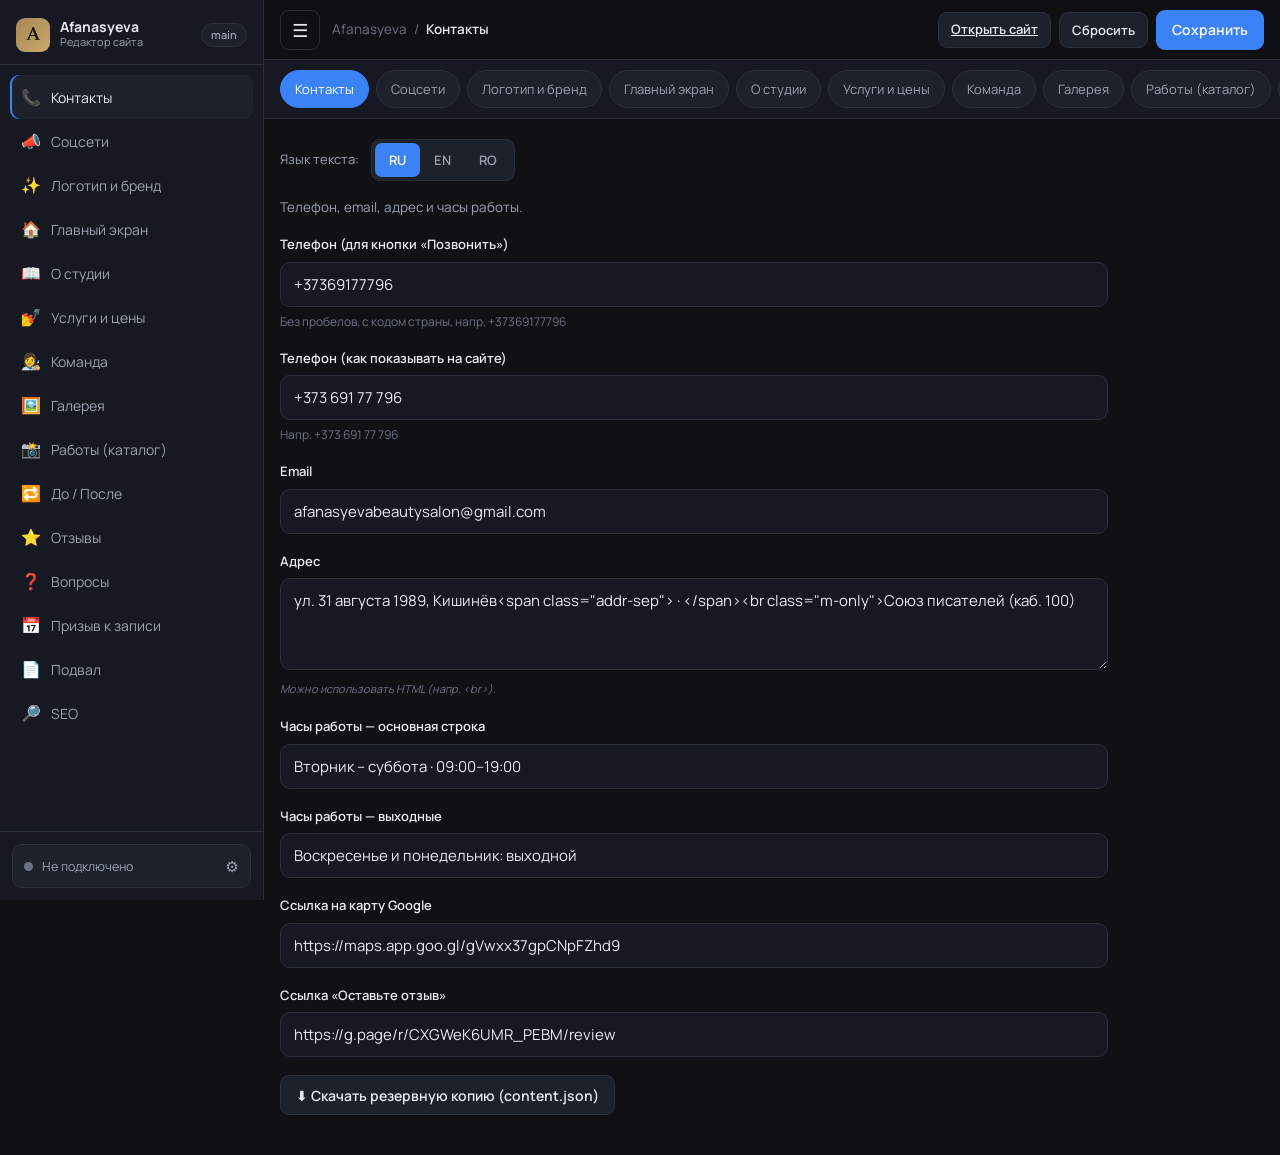
<file: edit/index.html>
<!doctype html>
<html lang="ru">
<head>
<meta charset="utf-8">
<meta name="viewport" content="width=device-width, initial-scale=1, viewport-fit=cover">
<meta name="robots" content="noindex, nofollow">
<meta name="theme-color" content="#0f1115">
<title>Afanasyeva · Редактор сайта</title>
<link rel="preconnect" href="https://fonts.googleapis.com">
<link rel="preconnect" href="https://fonts.gstatic.com" crossorigin>
<link href="https://fonts.googleapis.com/css2?family=Manrope:wght@400;500;600;700&family=Spectral:wght@400;500;600&display=swap" rel="stylesheet">
<link rel="stylesheet" href="editor.css">
</head>
<body>
<div class="app" id="app">

  <!-- Mobile backdrop for drawer -->
  <div class="drawer-backdrop" id="drawer-backdrop" hidden></div>

  <!-- SIDEBAR -->
  <aside class="sidebar" id="sidebar" aria-label="Разделы">
    <div class="sidebar__head">
      <div class="sidebar__title">
        <span class="sidebar__logo">A</span>
        <span>
          <strong>Afanasyeva</strong>
          <small>Редактор сайта</small>
        </span>
      </div>
      <span class="branch-badge" id="branch-badge" title="Ветка">main</span>
    </div>

    <nav class="sidebar__nav" id="section-nav" aria-label="Навигация по разделам"></nav>

    <div class="sidebar__foot">
      <button type="button" class="conn" id="conn-status" aria-live="polite">
        <span class="conn__dot" id="conn-dot"></span>
        <span class="conn__text" id="conn-text">Не подключено</span>
        <span class="conn__gear" id="open-settings" title="Настройки">⚙️</span>
      </button>
    </div>
  </aside>

  <!-- MAIN -->
  <div class="main">
    <!-- TOP ACTION BAR -->
    <header class="topbar">
      <button type="button" class="icon-btn hamburger" id="hamburger" aria-label="Меню разделов" aria-controls="sidebar" aria-expanded="false">☰</button>
      <nav class="crumbs" aria-label="Хлебные крошки">
        <span class="crumbs__root">Afanasyeva</span>
        <span class="crumbs__sep">/</span>
        <span class="crumbs__cur" id="crumb-current">Контакты</span>
      </nav>
      <div class="topbar__actions">
        <a class="btn btn-ghost btn-sm" id="view-site" href="../index.html" target="_blank" rel="noopener">Открыть сайт</a>
        <button type="button" class="btn btn-ghost btn-sm" id="reset-btn">Сбросить</button>
        <button type="button" class="btn btn-save" id="save-btn">
          <span class="btn-save__spin" aria-hidden="true"></span>
          <span class="btn-save__label">Сохранить</span>
        </button>
      </div>
    </header>

    <!-- Horizontal tab strip (fast one-thumb section switching) -->
    <div class="tabstrip" id="tabstrip" role="tablist" aria-label="Быстрый выбор раздела"></div>

    <!-- CONTENT -->
    <main class="content" id="content">
      <div class="lang-row" id="lang-row">
        <span class="lang-row__label">Язык текста:</span>
        <div class="segmented" id="lang-seg" role="tablist" aria-label="Язык текста">
          <button type="button" role="tab" data-lang="ru" aria-selected="true">RU</button>
          <button type="button" role="tab" data-lang="en" aria-selected="false">EN</button>
          <button type="button" role="tab" data-lang="ro" aria-selected="false">RO</button>
        </div>
      </div>
      <div id="fields"></div>

      <div class="content__foot">
        <button type="button" class="btn btn-ghost" id="download-btn">⬇︎ Скачать резервную копию (content.json)</button>
      </div>
    </main>
  </div>

  <!-- SETTINGS MODAL -->
  <div class="modal" id="settings-modal" hidden>
    <div class="modal__overlay" data-close-settings></div>
    <div class="modal__panel" role="dialog" aria-modal="true" aria-labelledby="settings-title">
      <div class="modal__head">
        <h2 id="settings-title">Настройки подключения</h2>
        <button type="button" class="icon-btn" data-close-settings aria-label="Закрыть">✕</button>
      </div>
      <div class="modal__body">
        <label class="fld">
          <span class="fld__label">GitHub токен (Personal Access Token)</span>
          <input type="password" id="set-token" autocomplete="off" placeholder="ghp_… или github_pat_…">
          <span class="fld__hint">Хранится только в этом браузере (localStorage). Нужен доступ «Contents: Read and write».</span>
        </label>
        <div class="grid-2">
          <label class="fld"><span class="fld__label">Владелец (owner)</span><input type="text" id="set-owner" autocomplete="off"></label>
          <label class="fld"><span class="fld__label">Репозиторий</span><input type="text" id="set-repo" autocomplete="off"></label>
        </div>
        <label class="fld"><span class="fld__label">Ветка</span><input type="text" id="set-branch" autocomplete="off"></label>
        <div id="set-feedback" class="set-feedback" aria-live="polite"></div>
      </div>
      <div class="modal__foot">
        <button type="button" class="btn btn-ghost" id="set-disconnect">Отключить</button>
        <div class="modal__foot-right">
          <button type="button" class="btn btn-ghost" id="set-test">Проверить</button>
          <button type="button" class="btn btn-save" id="set-save">Сохранить</button>
        </div>
      </div>
    </div>
  </div>

  <!-- TOAST -->
  <div class="toast" id="toast" role="status" aria-live="polite" hidden></div>
</div>

<script src="editor.js"></script>
</body>
</html>
</file>
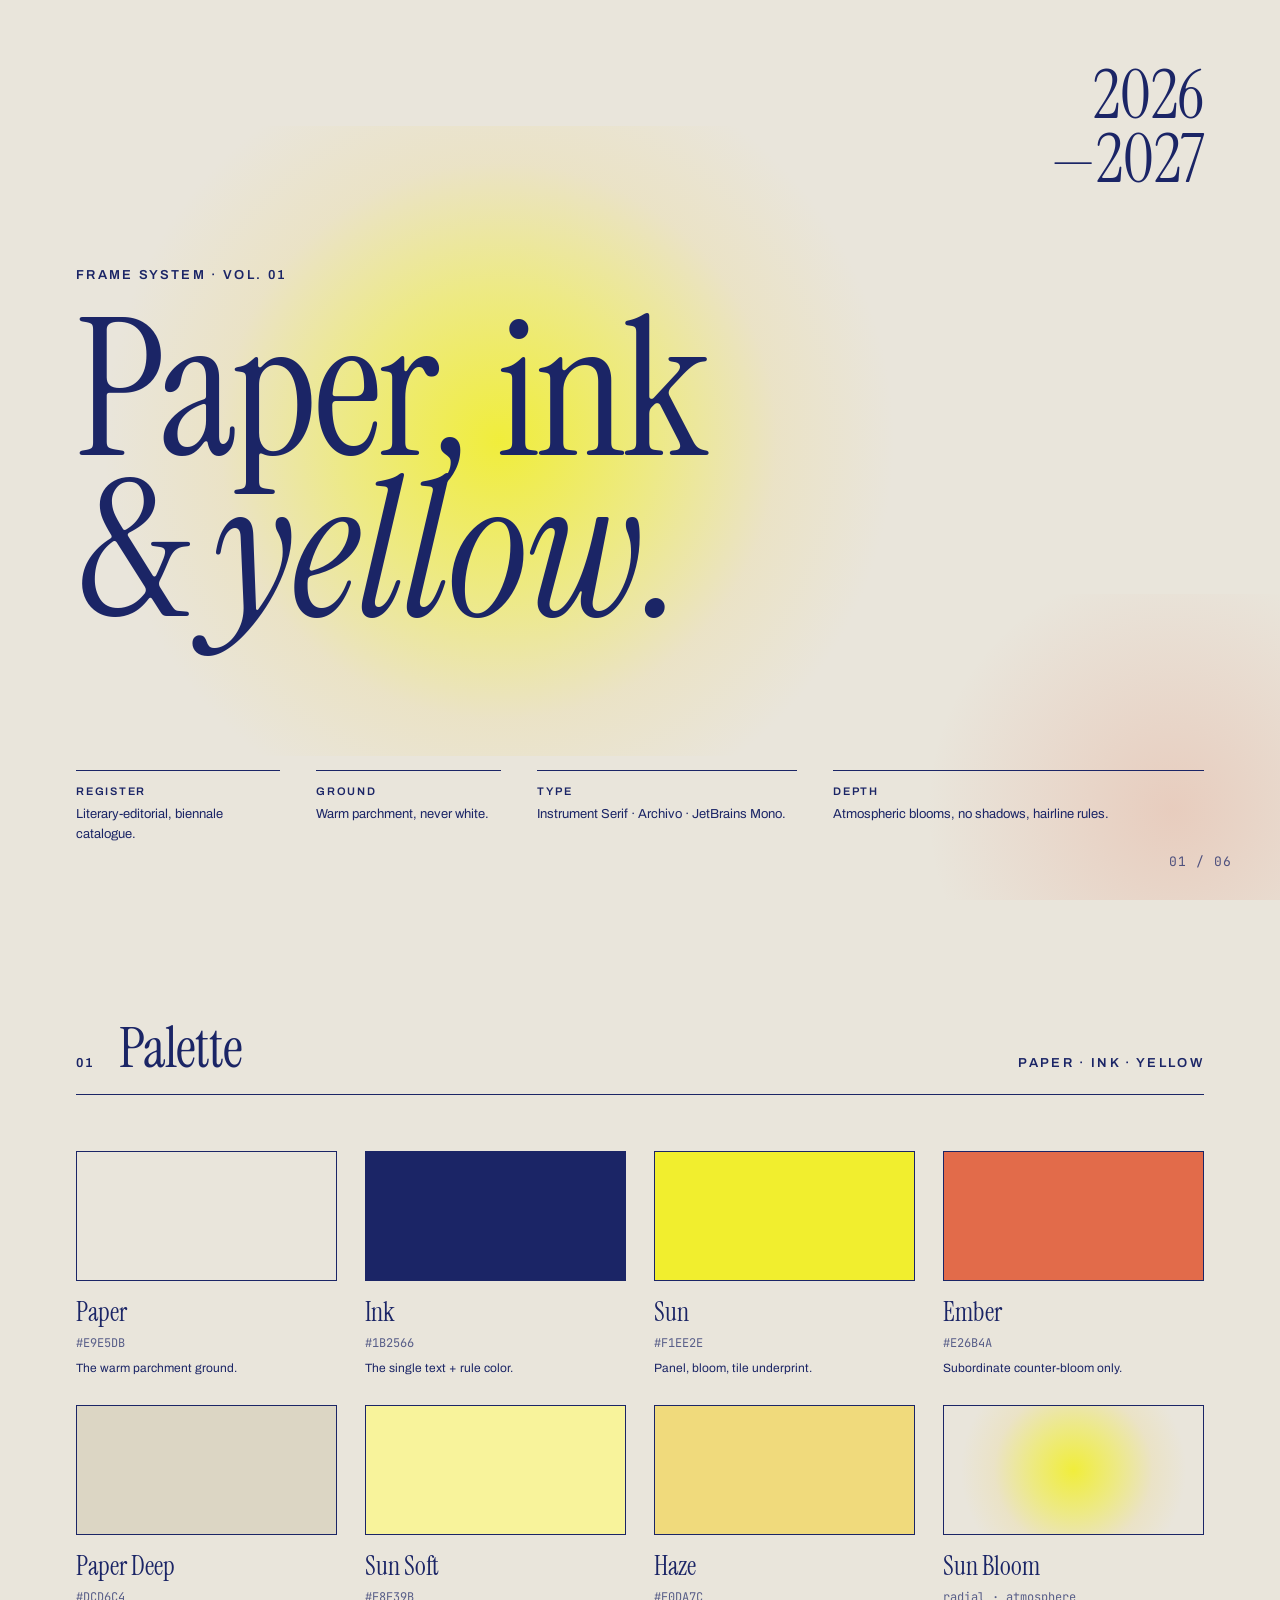
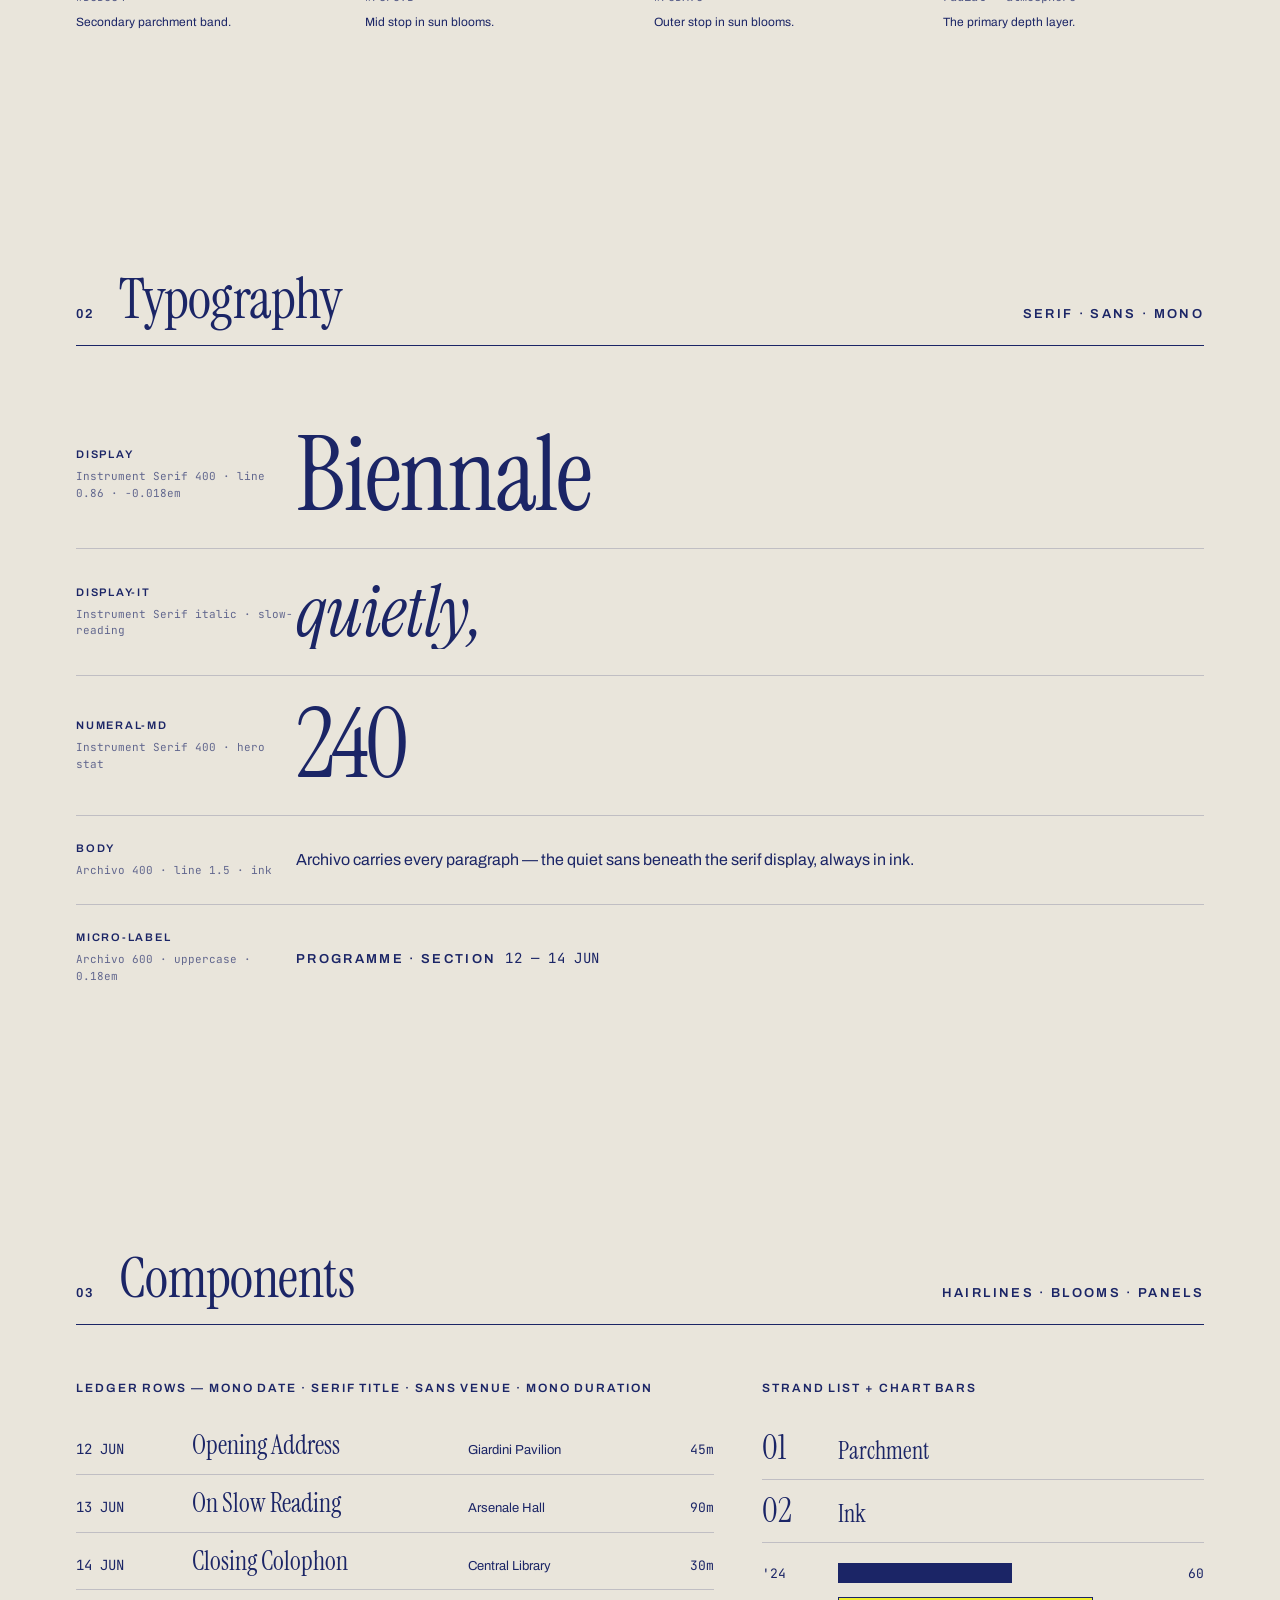
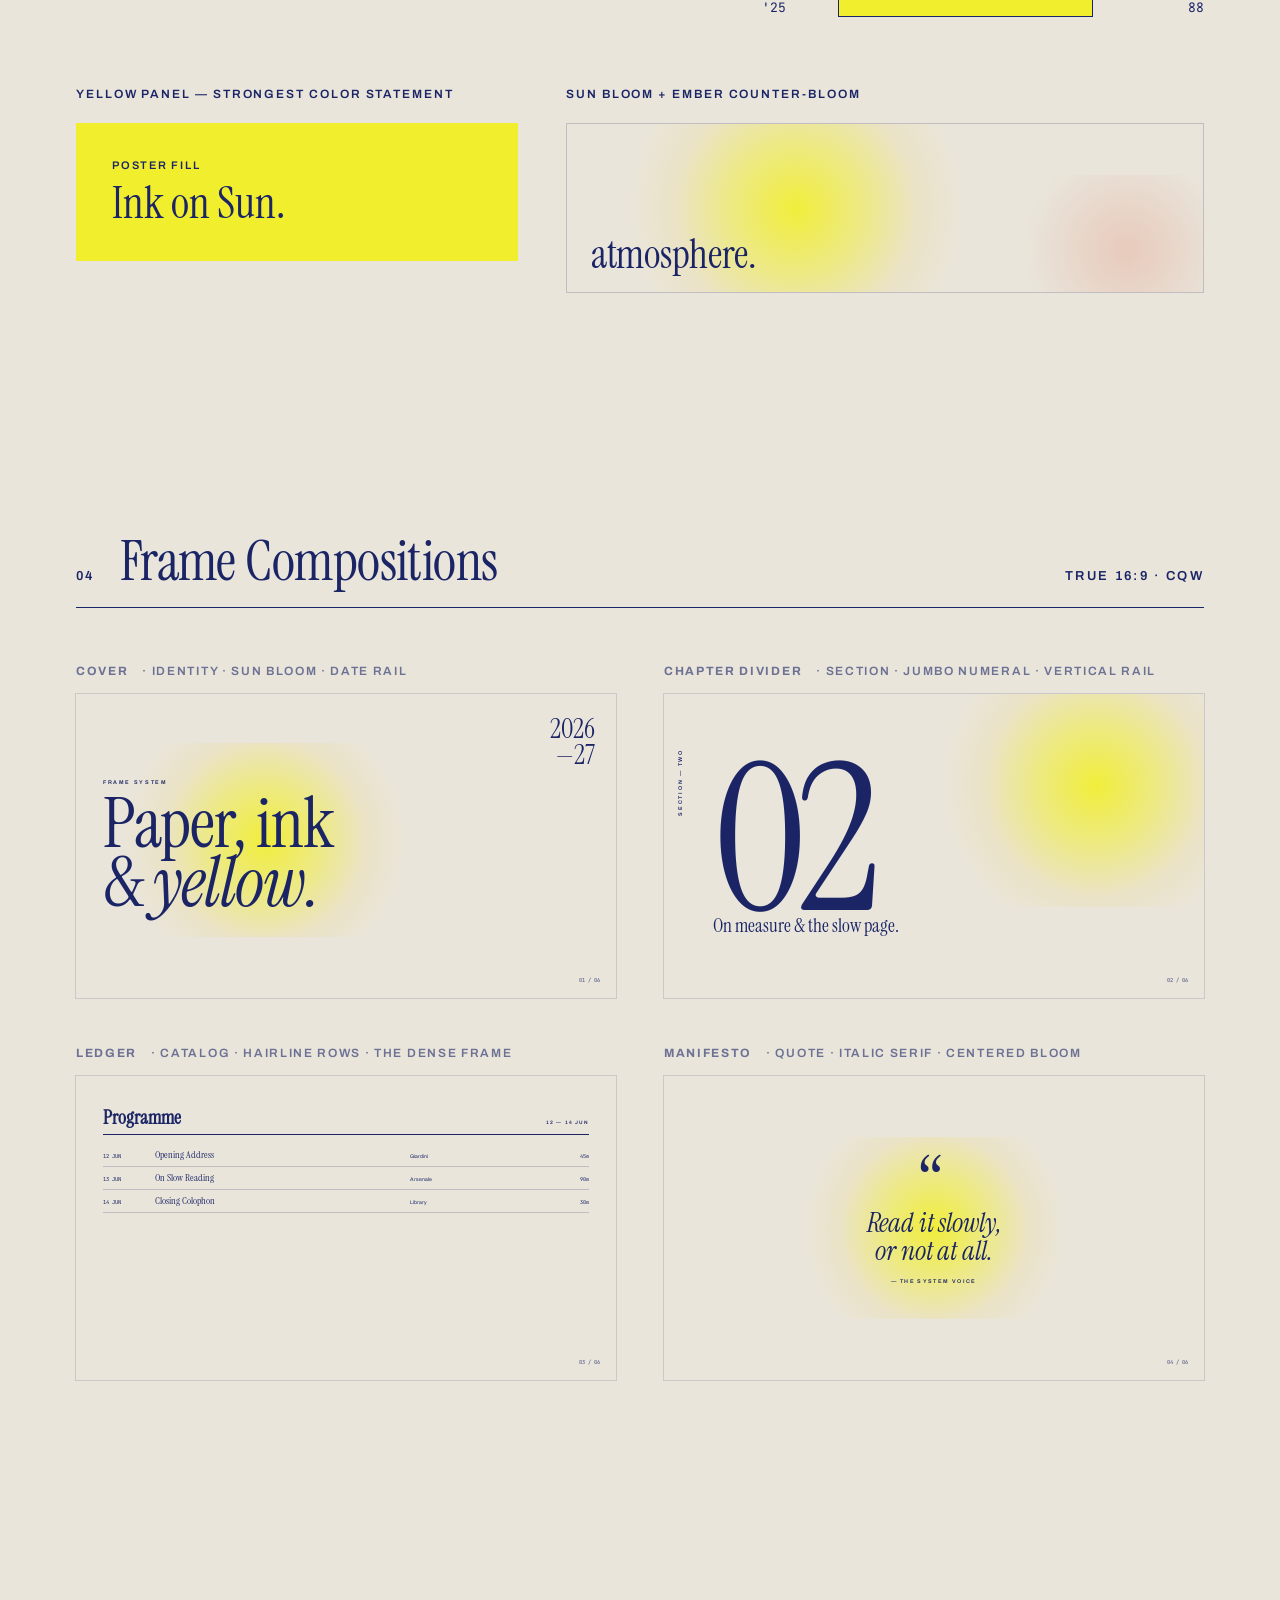
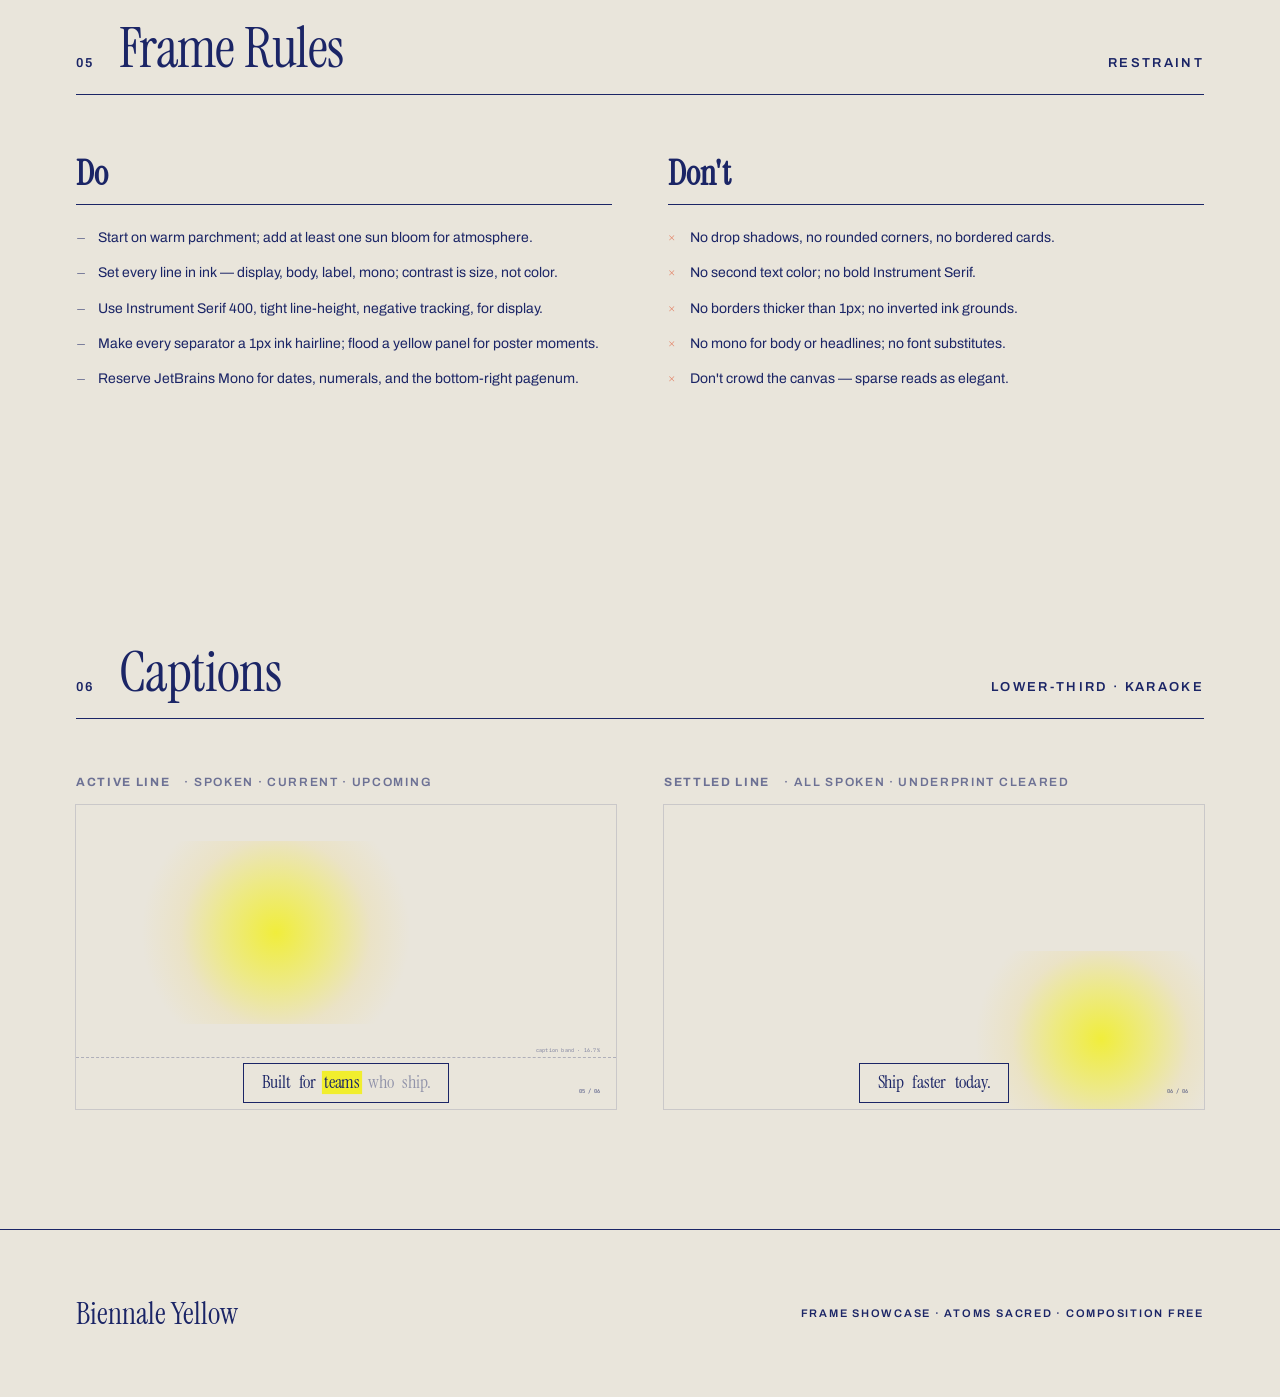
<file: .agents/skills/hyperframes/assets/frame-presets/biennale-yellow/frame-showcase.html>
<!doctype html>
<html lang="en">
  <head>
    <meta charset="utf-8" />
    <meta name="viewport" content="width=device-width,initial-scale=1" />
    <title>Biennale Yellow</title>
    <link rel="preconnect" href="https://fonts.googleapis.com" />
    <link rel="preconnect" href="https://fonts.gstatic.com" crossorigin />
    <link
      href="https://fonts.googleapis.com/css2?family=Instrument+Serif:ital@0;1&family=Archivo:wght@400;600&family=JetBrains+Mono:wght@400&display=swap"
      rel="stylesheet"
    />
    <style id="ds-tokens">
      :root {
        --paper: #e9e5db;
        --paper-deep: #dcd6c4;
        --sun: #f1ee2e;
        --sun-soft: #f8f39b;
        --haze: #f0da7c;
        --ink: #1b2566;
        --ember: #e26b4a;
        --serif: "Instrument Serif", Georgia, serif;
        --sans: "Archivo", sans-serif;
        --mono: "JetBrains Mono", ui-monospace, monospace;
        --bloom: radial-gradient(
          circle at 50% 50%,
          rgba(241, 238, 46, 0.92) 0%,
          rgba(241, 238, 46, 0.5) 30%,
          rgba(240, 218, 124, 0.22) 55%,
          rgba(233, 229, 219, 0) 78%
        );
      }
      * {
        margin: 0;
        padding: 0;
        box-sizing: border-box;
      }
      html {
        background: #0c0d1a;
      }
      body {
        background: var(--paper);
        color: var(--ink);
        font-family: var(--sans);
        -webkit-font-smoothing: antialiased;
      }
      .serif {
        font-family: var(--serif);
        font-weight: 400;
        letter-spacing: -0.018em;
        line-height: 0.9;
      }
      .micro {
        font-family: var(--sans);
        font-weight: 600;
        text-transform: uppercase;
        letter-spacing: 0.18em;
        font-size: 13px;
      }

      section {
        padding: 120px 76px;
        position: relative;
        overflow: hidden;
      }
      .sec-head {
        display: flex;
        align-items: baseline;
        gap: 24px;
        border-bottom: 1px solid var(--ink);
        padding-bottom: 18px;
        margin-bottom: 56px;
        position: relative;
        z-index: 2;
      }
      .sec-head .micro {
        color: var(--ink);
      }
      .sec-head h2 {
        font-family: var(--serif);
        font-weight: 400;
        font-size: 56px;
        line-height: 1;
        letter-spacing: -0.01em;
      }
      .sec-head .sp {
        flex: 1;
      }

      /* COVER */
      .cover {
        min-height: 100vh;
        padding: 0;
        display: flex;
        flex-direction: column;
        justify-content: center;
        position: relative;
        overflow: hidden;
      }
      .cover .bloom {
        position: absolute;
        width: 62%;
        height: 70%;
        left: 8%;
        top: 14%;
        background: var(--bloom);
        z-index: 0;
        pointer-events: none;
      }
      .cover .ember {
        position: absolute;
        width: 36%;
        height: 40%;
        right: -6%;
        bottom: -6%;
        background: radial-gradient(
          circle at 60% 60%,
          rgba(226, 107, 74, 0.2) 0%,
          rgba(226, 107, 74, 0) 70%
        );
        z-index: 0;
        pointer-events: none;
      }
      .cover .daterail {
        position: absolute;
        top: 64px;
        right: 76px;
        font-family: var(--serif);
        font-weight: 400;
        font-size: clamp(48px, 5.2vw, 84px);
        line-height: 0.96;
        text-align: right;
        letter-spacing: -0.005em;
        z-index: 2;
      }
      .cover .inner {
        padding: 0 76px;
        position: relative;
        z-index: 2;
      }
      .cover .micro {
        margin-bottom: 28px;
      }
      .cover h1 {
        font-family: var(--serif);
        font-weight: 400;
        font-size: clamp(110px, 15vw, 230px);
        line-height: 0.84;
        letter-spacing: -0.018em;
      }
      .cover h1 em {
        font-style: italic;
        letter-spacing: -0.005em;
      }
      .cover .footer {
        position: absolute;
        bottom: 0;
        left: 0;
        right: 0;
        display: grid;
        grid-template-columns: 1.1fr 1fr 1.4fr 2fr;
        gap: 36px;
        padding: 0 76px 56px;
        z-index: 2;
      }
      .cover .fcell {
        border-top: 1px solid var(--ink);
        padding-top: 14px;
      }
      .cover .fcell .t {
        font-family: var(--sans);
        font-weight: 600;
        text-transform: uppercase;
        letter-spacing: 0.16em;
        font-size: 11px;
        margin-bottom: 8px;
      }
      .cover .fcell .b {
        font-family: var(--sans);
        font-weight: 400;
        font-size: 13px;
        line-height: 1.5;
        color: var(--ink);
      }
      .cover .pagenum {
        position: absolute;
        bottom: 30px;
        right: 48px;
        font-family: var(--mono);
        font-size: 13px;
        letter-spacing: 0.08em;
        opacity: 0.75;
        z-index: 2;
      }

      /* PALETTE */
      .swatches {
        display: grid;
        grid-template-columns: repeat(4, 1fr);
        gap: 28px;
        position: relative;
        z-index: 2;
      }
      .sw .chip {
        height: 130px;
        border: 1px solid var(--ink);
      }
      .sw .name {
        font-family: var(--serif);
        font-size: 26px;
        margin-top: 14px;
      }
      .sw .hex {
        font-family: var(--mono);
        font-size: 12px;
        color: var(--ink);
        opacity: 0.7;
        margin-top: 6px;
      }
      .sw .role {
        font-family: var(--sans);
        font-size: 12px;
        line-height: 1.5;
        color: var(--ink);
        margin-top: 8px;
      }

      /* TYPE */
      .type-row {
        display: grid;
        grid-template-columns: 220px 1fr;
        align-items: center;
        padding: 26px 0;
        border-bottom: 1px solid rgba(27, 37, 102, 0.2);
      }
      .type-row .tok {
        font-family: var(--sans);
        font-weight: 600;
        text-transform: uppercase;
        letter-spacing: 0.16em;
        font-size: 11px;
      }
      .type-row .m {
        font-family: var(--mono);
        font-size: 11px;
        color: var(--ink);
        opacity: 0.65;
        margin-top: 8px;
        line-height: 1.5;
      }
      .type-row .spec {
        overflow: hidden;
      }

      /* COMPONENTS */
      .cnote {
        font-family: var(--sans);
        font-weight: 600;
        text-transform: uppercase;
        letter-spacing: 0.16em;
        font-size: 12px;
        margin-bottom: 22px;
      }
      .cgrid {
        display: grid;
        grid-template-columns: repeat(12, 1fr);
        gap: 48px;
        margin-bottom: 56px;
      }
      .s4 {
        grid-column: span 4;
      }
      .s5 {
        grid-column: span 5;
      }
      .s6 {
        grid-column: span 6;
      }
      .s7 {
        grid-column: span 7;
      }
      .s8 {
        grid-column: span 8;
      }
      .ledger .row {
        display: grid;
        grid-template-columns: 92px 1.6fr 0.9fr 80px;
        gap: 24px;
        padding: 14px 0;
        border-bottom: 1px solid rgba(27, 37, 102, 0.2);
        align-items: baseline;
      }
      .ledger .dt {
        font-family: var(--mono);
        font-size: 14px;
      }
      .ledger .ti {
        font-family: var(--serif);
        font-size: 26px;
        line-height: 1.1;
      }
      .ledger .vn {
        font-family: var(--sans);
        font-size: 13px;
        color: var(--ink);
      }
      .ledger .du {
        font-family: var(--mono);
        font-size: 13px;
        text-align: right;
      }
      .strand .row {
        display: grid;
        grid-template-columns: 56px 1fr;
        gap: 20px;
        padding: 14px 0;
        border-bottom: 1px solid rgba(27, 37, 102, 0.2);
        align-items: baseline;
      }
      .strand .nm {
        font-family: var(--serif);
        font-size: 34px;
        line-height: 1;
      }
      .strand .ti {
        font-family: var(--serif);
        font-size: 24px;
        line-height: 1.1;
      }
      .strand .bd {
        font-family: var(--sans);
        font-size: 13px;
        line-height: 1.5;
        color: var(--ink);
        margin-top: 4px;
      }
      .bars .row {
        display: grid;
        grid-template-columns: 60px 1fr 60px;
        gap: 16px;
        align-items: center;
        margin-bottom: 14px;
      }
      .bars .yr {
        font-family: var(--mono);
        font-size: 13px;
      }
      .bars .bar {
        height: 20px;
        background: var(--ink);
      }
      .bars .bar.lit {
        background: var(--sun);
        border: 1px solid var(--ink);
      }
      .bars .vl {
        font-family: var(--mono);
        font-size: 13px;
        text-align: right;
      }
      .ypanel {
        background: var(--sun);
        padding: 36px;
        color: var(--ink);
      }
      .ypanel .l {
        font-family: var(--sans);
        font-weight: 600;
        text-transform: uppercase;
        letter-spacing: 0.16em;
        font-size: 11px;
      }
      .ypanel .h {
        font-family: var(--serif);
        font-size: 44px;
        line-height: 0.95;
        margin-top: 12px;
      }

      /* COMPOSITIONS */
      .gallery {
        display: grid;
        grid-template-columns: 1fr 1fr;
        gap: 48px;
        position: relative;
        z-index: 2;
      }
      .fw .flabel {
        display: flex;
        gap: 14px;
        align-items: baseline;
        margin-bottom: 16px;
        font-family: var(--sans);
        font-weight: 600;
        text-transform: uppercase;
        letter-spacing: 0.14em;
        font-size: 12px;
        color: var(--ink);
        opacity: 0.6;
      }
      .fw .flabel b {
        opacity: 1;
      }
      .frame {
        aspect-ratio: 16/9;
        container-type: size;
        position: relative;
        overflow: hidden;
        background: var(--paper);
        box-shadow: 0 0 0 1px rgba(27, 37, 102, 0.15);
      }
      .frame > .body {
        position: absolute;
        inset: 0;
        z-index: 3;
      }
      .frame .bloom {
        position: absolute;
        background: var(--bloom);
        z-index: 1;
        pointer-events: none;
      }
      .frame .pn {
        position: absolute;
        right: 3cqw;
        bottom: 2.6cqw;
        font-family: var(--mono);
        font-size: 1cqw;
        opacity: 0.75;
        z-index: 4;
      }

      /* f1 cover */
      .yf1 .bloom {
        width: 58%;
        height: 64%;
        left: 6%;
        top: 16%;
      }
      .yf1 .body {
        display: flex;
        flex-direction: column;
        justify-content: center;
        padding: 0 5cqw;
      }
      .yf1 .micro {
        font-family: var(--sans);
        font-weight: 600;
        text-transform: uppercase;
        letter-spacing: 0.3cqw;
        font-size: 1cqw;
        margin-bottom: 1.8cqw;
      }
      .yf1 h3 {
        font-family: var(--serif);
        font-weight: 400;
        font-size: 13cqw;
        line-height: 0.84;
        letter-spacing: -0.018em;
      }
      .yf1 h3 em {
        font-style: italic;
      }
      .yf1 .dr {
        position: absolute;
        top: 4cqw;
        right: 4cqw;
        font-family: var(--serif);
        font-size: 5cqw;
        line-height: 0.96;
        text-align: right;
        letter-spacing: -0.005em;
        z-index: 4;
      }

      /* f2 chapter divider */
      .yf2 .bloom {
        width: 60%;
        height: 80%;
        right: -10%;
        top: -10%;
        left: auto;
      }
      .yf2 .rail {
        position: absolute;
        left: 3cqw;
        top: 50%;
        transform: rotate(-90deg) translateX(50%);
        transform-origin: left center;
        font-family: var(--sans);
        font-weight: 600;
        text-transform: uppercase;
        letter-spacing: 0.32em;
        font-size: 1cqw;
        white-space: nowrap;
        z-index: 4;
      }
      .yf2 .body {
        display: flex;
        flex-direction: column;
        justify-content: center;
        padding: 0 5cqw 0 9cqw;
      }
      .yf2 .num {
        font-family: var(--serif);
        font-weight: 400;
        font-size: 38cqw;
        line-height: 0.84;
        letter-spacing: -0.04em;
        color: var(--ink);
      }
      .yf2 .ti {
        font-family: var(--serif);
        font-size: 3.6cqw;
        line-height: 1.05;
        margin-top: -2cqw;
        max-width: 46cqw;
      }

      /* f3 ledger */
      .yf3 .body {
        padding: 6cqw 5cqw;
        display: flex;
        flex-direction: column;
      }
      .yf3 .top {
        display: flex;
        justify-content: space-between;
        align-items: baseline;
        border-bottom: 1px solid var(--ink);
        padding-bottom: 1.2cqw;
        margin-bottom: 1.6cqw;
      }
      .yf3 .top h4 {
        font-family: var(--serif);
        font-size: 3.6cqw;
        line-height: 1;
      }
      .yf3 .top .micro {
        font-family: var(--sans);
        font-weight: 600;
        text-transform: uppercase;
        letter-spacing: 0.2cqw;
        font-size: 0.9cqw;
      }
      .yf3 .row {
        display: grid;
        grid-template-columns: 8cqw 1.6fr 0.9fr 6cqw;
        gap: 1.6cqw;
        padding: 1cqw 0;
        border-bottom: 1px solid rgba(27, 37, 102, 0.2);
        align-items: baseline;
      }
      .yf3 .dt {
        font-family: var(--mono);
        font-size: 1cqw;
      }
      .yf3 .ti {
        font-family: var(--serif);
        font-size: 1.9cqw;
        line-height: 1.1;
      }
      .yf3 .vn {
        font-family: var(--sans);
        font-size: 0.95cqw;
      }
      .yf3 .du {
        font-family: var(--mono);
        font-size: 0.95cqw;
        text-align: right;
      }

      /* f4 manifesto */
      .yf4 .bloom {
        width: 54%;
        height: 60%;
        left: 50%;
        top: 50%;
        transform: translate(-50%, -50%);
      }
      .yf4 .body {
        display: flex;
        flex-direction: column;
        justify-content: center;
        align-items: center;
        text-align: center;
        padding: 0 9cqw;
      }
      .yf4 .qm {
        font-family: var(--serif);
        font-size: 14cqw;
        line-height: 0.5;
        height: 7cqw;
      }
      .yf4 .q {
        font-family: var(--serif);
        font-style: italic;
        font-size: 5cqw;
        line-height: 1.04;
        letter-spacing: -0.005em;
      }
      .yf4 .at {
        font-family: var(--sans);
        font-weight: 600;
        text-transform: uppercase;
        letter-spacing: 0.25cqw;
        font-size: 1cqw;
        margin-top: 2.4cqw;
      }

      /* PRINCIPLES */
      .dos {
        display: grid;
        grid-template-columns: 1fr 1fr;
        gap: 56px;
        position: relative;
        z-index: 2;
      }
      .do-card h4 {
        font-family: var(--serif);
        font-size: 34px;
        margin-bottom: 8px;
      }
      .do-card .rule {
        height: 1px;
        background: var(--ink);
        margin-bottom: 22px;
      }
      .do-card ul {
        list-style: none;
      }
      .do-card li {
        font-family: var(--sans);
        font-size: 14px;
        line-height: 1.6;
        padding-left: 22px;
        position: relative;
        margin-bottom: 13px;
        color: var(--ink);
      }
      .do-card li::before {
        position: absolute;
        left: 0;
        font-family: var(--serif);
      }
      .do-card.do li::before {
        content: "\2014";
      }
      .do-card.dont li::before {
        content: "\00d7";
        color: var(--ember);
      }

      .foot {
        padding: 64px 76px;
        border-top: 1px solid var(--ink);
        display: flex;
        justify-content: space-between;
        align-items: center;
      }
      .foot .l {
        font-family: var(--serif);
        font-size: 30px;
      }
      .foot .r {
        font-family: var(--sans);
        font-weight: 600;
        text-transform: uppercase;
        letter-spacing: 0.16em;
        font-size: 11px;
      }
      @media (max-width: 1100px) {
        .gallery {
          grid-template-columns: 1fr;
        }
        .swatches {
          grid-template-columns: 1fr 1fr;
        }
      }
    </style>
    <link
      rel="stylesheet"
      href="https://fonts.googleapis.com/css2?family=Instrument+Serif:ital,wght@0,400;1,400&display=swap"
    />
    <link
      rel="stylesheet"
      href="https://fonts.googleapis.com/css2?family=Archivo:wght@400;500;600;700&display=swap"
    />
    <style id="ft-override">
      :root {
        --primary: #e9e5db !important;
        --secondary: #1b2566 !important;
        --tertiary: #dcd6c4 !important;
        --accent: #f1ee2e !important;
        --f-disp: "Instrument Serif", sans-serif !important;
        --f-body: "Archivo", sans-serif !important;
        --paper: #e9e5db !important;
        --paper-deep: #dcd6c4 !important;
        --sun: #f1ee2e !important;
        --ink: #1b2566 !important;
        --serif: "Instrument Serif", sans-serif !important;
        --sans: "Archivo", sans-serif !important;
        --sun-soft: #f8f39b !important;
        --haze: #f0da7c !important;
        --ember: #e26b4a !important;
      }
    </style>
  </head>
  <body>
    <!-- COVER -->
    <section class="cover">
      <div class="bloom"></div>
      <div class="ember"></div>
      <div class="daterail">2026<br />—2027</div>
      <div class="inner">
        <div class="micro">Frame System · Vol. 01</div>
        <h1>Paper, ink<br />&amp; <em>yellow.</em></h1>
      </div>
      <div class="footer">
        <div class="fcell">
          <div class="t">Register</div>
          <div class="b">Literary-editorial, biennale catalogue.</div>
        </div>
        <div class="fcell">
          <div class="t">Ground</div>
          <div class="b">Warm parchment, never white.</div>
        </div>
        <div class="fcell">
          <div class="t">Type</div>
          <div class="b">Instrument Serif · Archivo · JetBrains Mono.</div>
        </div>
        <div class="fcell">
          <div class="t">Depth</div>
          <div class="b">Atmospheric blooms, no shadows, hairline rules.</div>
        </div>
      </div>
      <div class="pagenum">01 / 06</div>
    </section>

    <!-- PALETTE -->
    <section>
      <div class="sec-head">
        <span class="micro">01</span>
        <h2>Palette</h2>
        <span class="sp"></span><span class="micro">Paper · Ink · Yellow</span>
      </div>
      <div class="swatches">
        <div class="sw">
          <div class="chip" style="background: var(--paper)"></div>
          <div class="name">Paper</div>
          <div class="hex">#E9E5DB</div>
          <div class="role">The warm parchment ground.</div>
        </div>
        <div class="sw">
          <div class="chip" style="background: var(--ink)"></div>
          <div class="name">Ink</div>
          <div class="hex">#1B2566</div>
          <div class="role">The single text + rule color.</div>
        </div>
        <div class="sw">
          <div class="chip" style="background: var(--sun)"></div>
          <div class="name">Sun</div>
          <div class="hex">#F1EE2E</div>
          <div class="role">Panel, bloom, tile underprint.</div>
        </div>
        <div class="sw">
          <div class="chip" style="background: var(--ember)"></div>
          <div class="name">Ember</div>
          <div class="hex">#E26B4A</div>
          <div class="role">Subordinate counter-bloom only.</div>
        </div>
        <div class="sw">
          <div class="chip" style="background: var(--paper-deep)"></div>
          <div class="name">Paper Deep</div>
          <div class="hex">#DCD6C4</div>
          <div class="role">Secondary parchment band.</div>
        </div>
        <div class="sw">
          <div class="chip" style="background: var(--sun-soft)"></div>
          <div class="name">Sun Soft</div>
          <div class="hex">#F8F39B</div>
          <div class="role">Mid stop in sun blooms.</div>
        </div>
        <div class="sw">
          <div class="chip" style="background: var(--haze)"></div>
          <div class="name">Haze</div>
          <div class="hex">#F0DA7C</div>
          <div class="role">Outer stop in sun blooms.</div>
        </div>
        <div class="sw">
          <div class="chip" style="background: var(--bloom), var(--paper)"></div>
          <div class="name">Sun Bloom</div>
          <div class="hex">radial · atmosphere</div>
          <div class="role">The primary depth layer.</div>
        </div>
      </div>
    </section>

    <!-- TYPOGRAPHY -->
    <section>
      <div class="sec-head">
        <span class="micro">02</span>
        <h2>Typography</h2>
        <span class="sp"></span><span class="micro">Serif · Sans · Mono</span>
      </div>
      <div class="type-row">
        <div>
          <div class="tok">display</div>
          <div class="m">Instrument Serif 400 · line 0.86 · −0.018em</div>
        </div>
        <div class="spec"><span class="serif" style="font-size: 104px">Biennale</span></div>
      </div>
      <div class="type-row">
        <div>
          <div class="tok">display-it</div>
          <div class="m">Instrument Serif italic · slow-reading</div>
        </div>
        <div class="spec">
          <span class="serif" style="font-style: italic; font-size: 72px; line-height: 1.04"
            >quietly,</span
          >
        </div>
      </div>
      <div class="type-row">
        <div>
          <div class="tok">numeral-md</div>
          <div class="m">Instrument Serif 400 · hero stat</div>
        </div>
        <div class="spec">
          <span class="serif" style="font-size: 96px; letter-spacing: -0.04em">240</span>
        </div>
      </div>
      <div class="type-row">
        <div>
          <div class="tok">body</div>
          <div class="m">Archivo 400 · line 1.5 · ink</div>
        </div>
        <div class="spec">
          <p style="font-family: var(--sans); font-size: 16px; line-height: 1.5; max-width: 620px">
            Archivo carries every paragraph — the quiet sans beneath the serif display, always in
            ink.
          </p>
        </div>
      </div>
      <div class="type-row" style="border-bottom: 0">
        <div>
          <div class="tok">micro-label</div>
          <div class="m">Archivo 600 · uppercase · 0.18em</div>
        </div>
        <div class="spec">
          <span class="micro">Programme · Section</span> &nbsp;
          <span
            class="serif"
            style="font-family: var(--mono); font-size: 14px; letter-spacing: 0.04em"
            >12 — 14 JUN</span
          >
        </div>
      </div>
    </section>

    <!-- COMPONENTS -->
    <section>
      <div class="sec-head">
        <span class="micro">03</span>
        <h2>Components</h2>
        <span class="sp"></span><span class="micro">Hairlines · Blooms · Panels</span>
      </div>

      <div class="cgrid">
        <div class="s7">
          <div class="cnote">
            Ledger rows — mono date · serif title · sans venue · mono duration
          </div>
          <div class="ledger">
            <div class="row">
              <span class="dt">12 JUN</span><span class="ti">Opening Address</span
              ><span class="vn">Giardini Pavilion</span><span class="du">45m</span>
            </div>
            <div class="row">
              <span class="dt">13 JUN</span><span class="ti">On Slow Reading</span
              ><span class="vn">Arsenale Hall</span><span class="du">90m</span>
            </div>
            <div class="row">
              <span class="dt">14 JUN</span><span class="ti">Closing Colophon</span
              ><span class="vn">Central Library</span><span class="du">30m</span>
            </div>
          </div>
        </div>
        <div class="s5">
          <div class="cnote">Strand list + chart bars</div>
          <div class="strand">
            <div class="row">
              <span class="nm">01</span>
              <div><div class="ti">Parchment</div></div>
            </div>
            <div class="row">
              <span class="nm">02</span>
              <div><div class="ti">Ink</div></div>
            </div>
          </div>
          <div class="bars" style="margin-top: 20px">
            <div class="row">
              <span class="yr">'24</span><span class="bar" style="width: 60%"></span
              ><span class="vl">60</span>
            </div>
            <div class="row">
              <span class="yr">'25</span><span class="bar lit" style="width: 88%"></span
              ><span class="vl">88</span>
            </div>
          </div>
        </div>
      </div>

      <div class="cgrid" style="margin-bottom: 0">
        <div class="s5">
          <div class="cnote">Yellow panel — strongest color statement</div>
          <div class="ypanel">
            <div class="l">Poster Fill</div>
            <div class="h">Ink on Sun.</div>
          </div>
        </div>
        <div class="s7">
          <div class="cnote">Sun bloom + ember counter-bloom</div>
          <div
            style="
              position: relative;
              height: 170px;
              border: 1px solid rgba(27, 37, 102, 0.2);
              overflow: hidden;
            "
          >
            <div
              style="
                position: absolute;
                width: 60%;
                height: 130%;
                left: 6%;
                top: -15%;
                background: var(--bloom);
              "
            ></div>
            <div
              style="
                position: absolute;
                width: 40%;
                height: 90%;
                right: -8%;
                bottom: -20%;
                background: radial-gradient(circle, rgba(226, 107, 74, 0.22), transparent 70%);
              "
            ></div>
            <div style="position: absolute; left: 24px; bottom: 20px" class="serif">
              <span style="font-size: 40px">atmosphere.</span>
            </div>
          </div>
        </div>
      </div>
    </section>

    <!-- COMPOSITIONS -->
    <section>
      <div class="sec-head">
        <span class="micro">04</span>
        <h2>Frame Compositions</h2>
        <span class="sp"></span><span class="micro">True 16:9 · cqw</span>
      </div>
      <div class="gallery">
        <div class="fw">
          <div class="flabel"><b>Cover</b><span>· identity · sun bloom · date rail</span></div>
          <div class="frame yf1">
            <div class="bloom"></div>
            <div class="dr">2026<br />—27</div>
            <div class="body">
              <div class="micro">Frame System</div>
              <h3>Paper, ink<br />&amp; <em>yellow.</em></h3>
            </div>
            <div class="pn">01 / 06</div>
          </div>
        </div>

        <div class="fw">
          <div class="flabel">
            <b>Chapter Divider</b><span>· section · jumbo numeral · vertical rail</span>
          </div>
          <div class="frame yf2">
            <div class="bloom"></div>
            <div class="rail">Section — Two</div>
            <div class="body">
              <div class="num">02</div>
              <div class="ti">On measure &amp; the slow page.</div>
            </div>
            <div class="pn">02 / 06</div>
          </div>
        </div>

        <div class="fw">
          <div class="flabel">
            <b>Ledger</b><span>· catalog · hairline rows · the dense frame</span>
          </div>
          <div class="frame yf3">
            <div class="body">
              <div class="top">
                <h4>Programme</h4>
                <span class="micro">12 — 14 JUN</span>
              </div>
              <div class="row">
                <span class="dt">12 JUN</span><span class="ti">Opening Address</span
                ><span class="vn">Giardini</span><span class="du">45m</span>
              </div>
              <div class="row">
                <span class="dt">13 JUN</span><span class="ti">On Slow Reading</span
                ><span class="vn">Arsenale</span><span class="du">90m</span>
              </div>
              <div class="row">
                <span class="dt">14 JUN</span><span class="ti">Closing Colophon</span
                ><span class="vn">Library</span><span class="du">30m</span>
              </div>
            </div>
            <div class="pn">03 / 06</div>
          </div>
        </div>

        <div class="fw">
          <div class="flabel">
            <b>Manifesto</b><span>· quote · italic serif · centered bloom</span>
          </div>
          <div class="frame yf4">
            <div class="bloom"></div>
            <div class="body">
              <div class="qm">&ldquo;</div>
              <div class="q">Read it slowly,<br />or not at all.</div>
              <div class="at">— The System Voice</div>
            </div>
            <div class="pn">04 / 06</div>
          </div>
        </div>
      </div>
    </section>

    <!-- PRINCIPLES -->
    <section>
      <div class="sec-head">
        <span class="micro">05</span>
        <h2>Frame Rules</h2>
        <span class="sp"></span><span class="micro">Restraint</span>
      </div>
      <div class="dos">
        <div class="do-card do">
          <h4>Do</h4>
          <div class="rule"></div>
          <ul>
            <li>Start on warm parchment; add at least one sun bloom for atmosphere.</li>
            <li>
              Set every line in ink — display, body, label, mono; contrast is size, not color.
            </li>
            <li>Use Instrument Serif 400, tight line-height, negative tracking, for display.</li>
            <li>
              Make every separator a 1px ink hairline; flood a yellow panel for poster moments.
            </li>
            <li>Reserve JetBrains Mono for dates, numerals, and the bottom-right pagenum.</li>
          </ul>
        </div>
        <div class="do-card dont">
          <h4>Don't</h4>
          <div class="rule"></div>
          <ul>
            <li>No drop shadows, no rounded corners, no bordered cards.</li>
            <li>No second text color; no bold Instrument Serif.</li>
            <li>No borders thicker than 1px; no inverted ink grounds.</li>
            <li>No mono for body or headlines; no font substitutes.</li>
            <li>Don't crowd the canvas — sparse reads as elegant.</li>
          </ul>
        </div>
      </div>
    </section>

    <!-- CAPTIONS — preview of caption-skin.html (the preset's lower-third karaoke look) -->
    <style>
      /* mirrors caption-skin.html; the skin's --cap-* vocab mapped to this preset's tokens */
      .capdemo {
        --cap-ink: var(--ink);
        --cap-canvas: var(--paper);
        --cap-accent: var(--sun);
        --cap-accent-2: var(--ember);
      }
      .capdemo .stage {
        position: absolute;
        left: 0;
        right: 0;
        bottom: 0;
        height: 16.67cqh;
        display: flex;
        align-items: center;
        justify-content: center;
        z-index: 4;
      }
      .capdemo .pill {
        max-width: 80cqw;
        padding: 1.4cqw 3cqw 1.7cqw;
        background: var(--cap-canvas);
        border: 1px solid var(--cap-ink);
        border-radius: 0;
      }
      .capdemo .line {
        display: flex;
        flex-wrap: wrap;
        justify-content: center;
        gap: 0.1em 0.34em;
        font-family: var(--serif);
        font-weight: 400;
        font-size: 3.4cqw;
        line-height: 1.16;
        letter-spacing: -0.01em;
      }
      .capdemo .w {
        display: inline-block;
        padding: 0 0.06em;
        color: color-mix(in srgb, var(--cap-ink) 42%, var(--cap-canvas));
      }
      .capdemo .w.spoken {
        color: var(--cap-ink);
      }
      .capdemo .w.active {
        color: var(--cap-ink);
        background: var(--cap-accent);
        box-shadow: 0 0 0 0.06em var(--cap-accent);
      }
      .capdemo .bandline {
        position: absolute;
        left: 0;
        right: 0;
        bottom: 16.67cqh;
        border-top: 1px dashed rgba(27, 37, 102, 0.28);
        z-index: 3;
      }
      .capdemo .bandtag {
        position: absolute;
        right: 3cqw;
        bottom: calc(16.67cqh + 0.7cqw);
        font-family: var(--mono);
        font-size: 0.95cqw;
        letter-spacing: 0.04em;
        color: var(--ink);
        opacity: 0.5;
        z-index: 4;
      }
    </style>
    <section>
      <div class="sec-head">
        <span class="micro">06</span>
        <h2>Captions</h2>
        <span class="sp"></span><span class="micro">Lower-third · Karaoke</span>
      </div>
      <div class="gallery">
        <div class="fw">
          <div class="flabel"><b>Active line</b><span>· spoken · current · upcoming</span></div>
          <div class="frame capdemo">
            <div class="bloom" style="width: 54%; height: 60%; left: 10%; top: 12%"></div>
            <div class="bandline"></div>
            <div class="bandtag">caption band · 16.7%</div>
            <div class="stage">
              <div class="pill">
                <div class="line">
                  <span class="w spoken">Built</span>
                  <span class="w spoken">for</span>
                  <span class="w active">teams</span>
                  <span class="w">who</span>
                  <span class="w">ship.</span>
                </div>
              </div>
            </div>
            <div class="pn">05 / 06</div>
          </div>
        </div>

        <div class="fw">
          <div class="flabel">
            <b>Settled line</b><span>· all spoken · underprint cleared</span>
          </div>
          <div class="frame capdemo">
            <div
              class="bloom"
              style="width: 50%; height: 58%; right: -6%; bottom: -6%; left: auto"
            ></div>
            <div class="stage">
              <div class="pill">
                <div class="line">
                  <span class="w spoken">Ship</span>
                  <span class="w spoken">faster</span>
                  <span class="w spoken">today.</span>
                </div>
              </div>
            </div>
            <div class="pn">06 / 06</div>
          </div>
        </div>
      </div>
    </section>

    <div class="foot">
      <span class="l">Biennale Yellow</span>
      <span class="r">Frame Showcase · Atoms Sacred · Composition Free</span>
    </div>

    <template id="__bundler_thumbnail">
      <svg viewBox="0 0 100 100" xmlns="http://www.w3.org/2000/svg">
        <rect width="100" height="100" fill="#E9E5DB" />
        <circle cx="42" cy="42" r="34" fill="#F1EE2E" opacity="0.55" />
        <text x="14" y="64" font-family="Georgia" font-size="30" fill="#1B2566">Aa</text>
        <rect x="14" y="74" width="60" height="1.5" fill="#1B2566" />
      </svg>
    </template>
  </body>
</html>
</file>
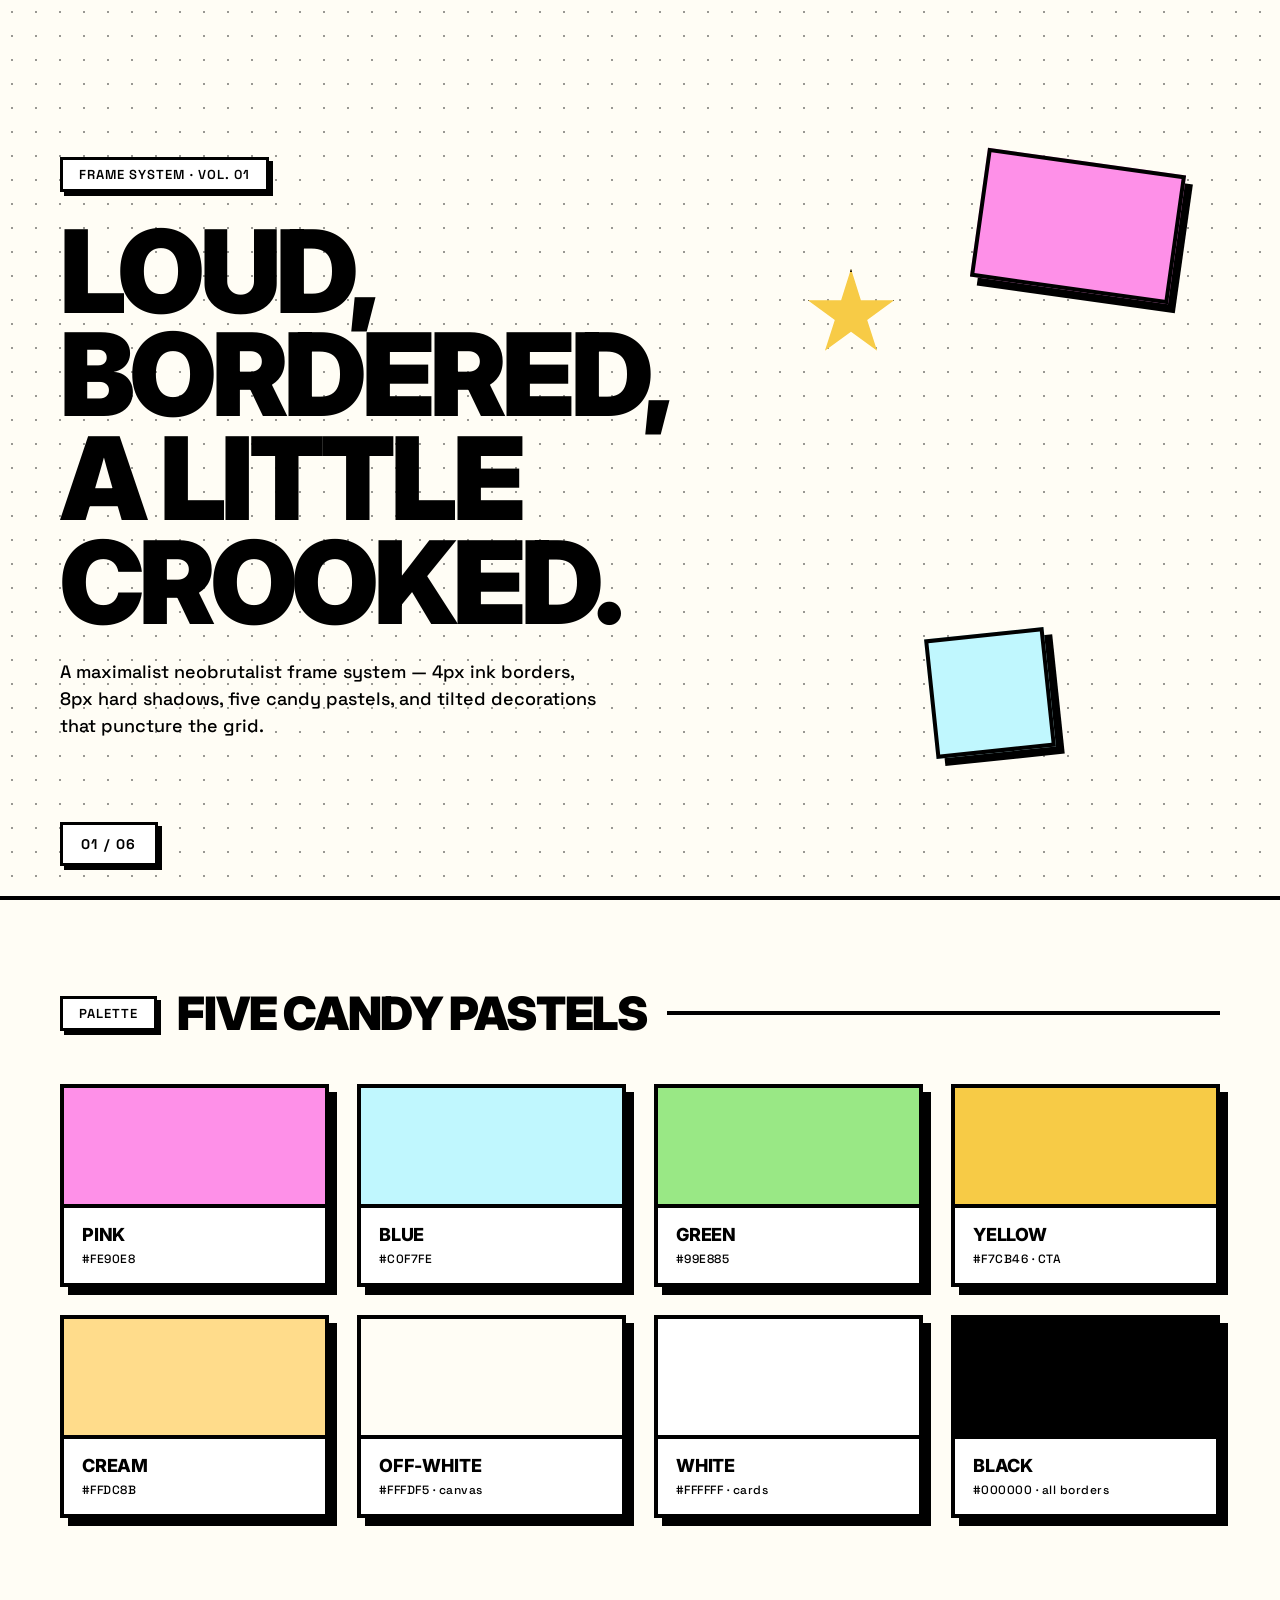
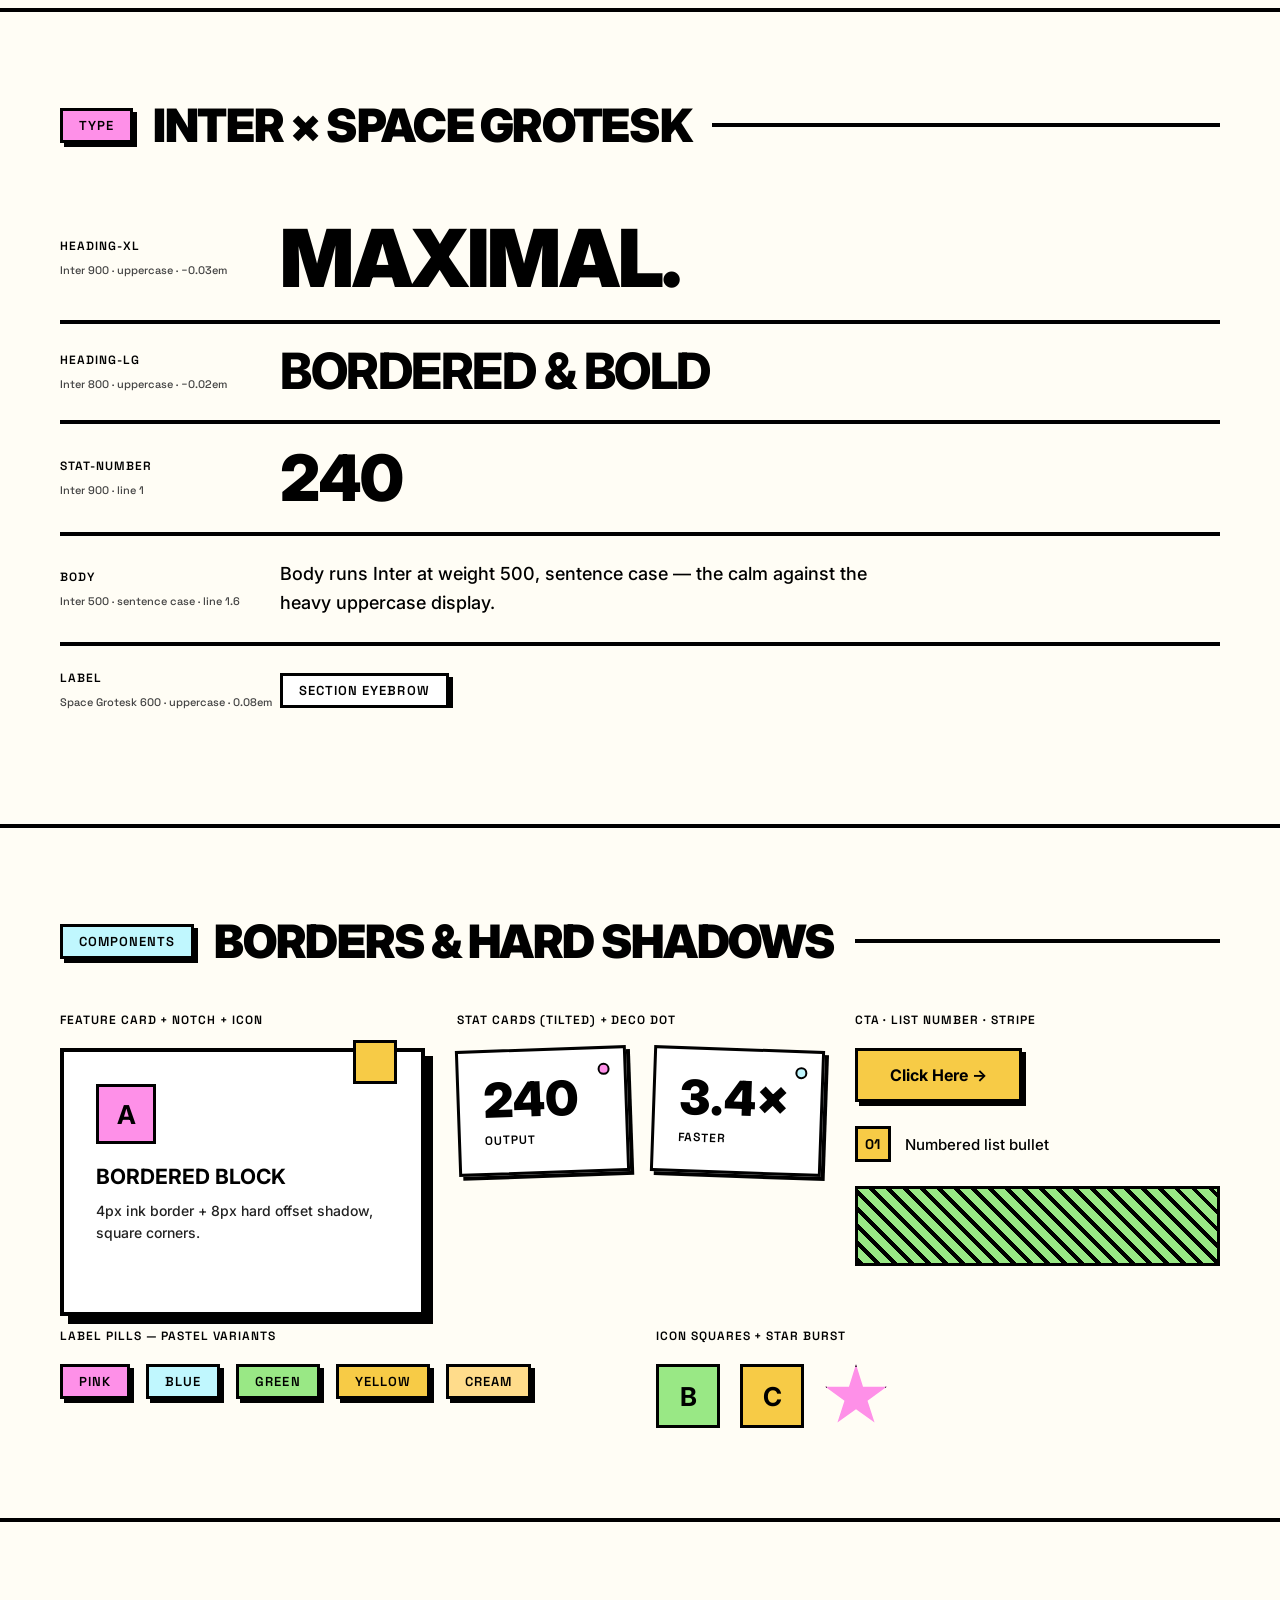
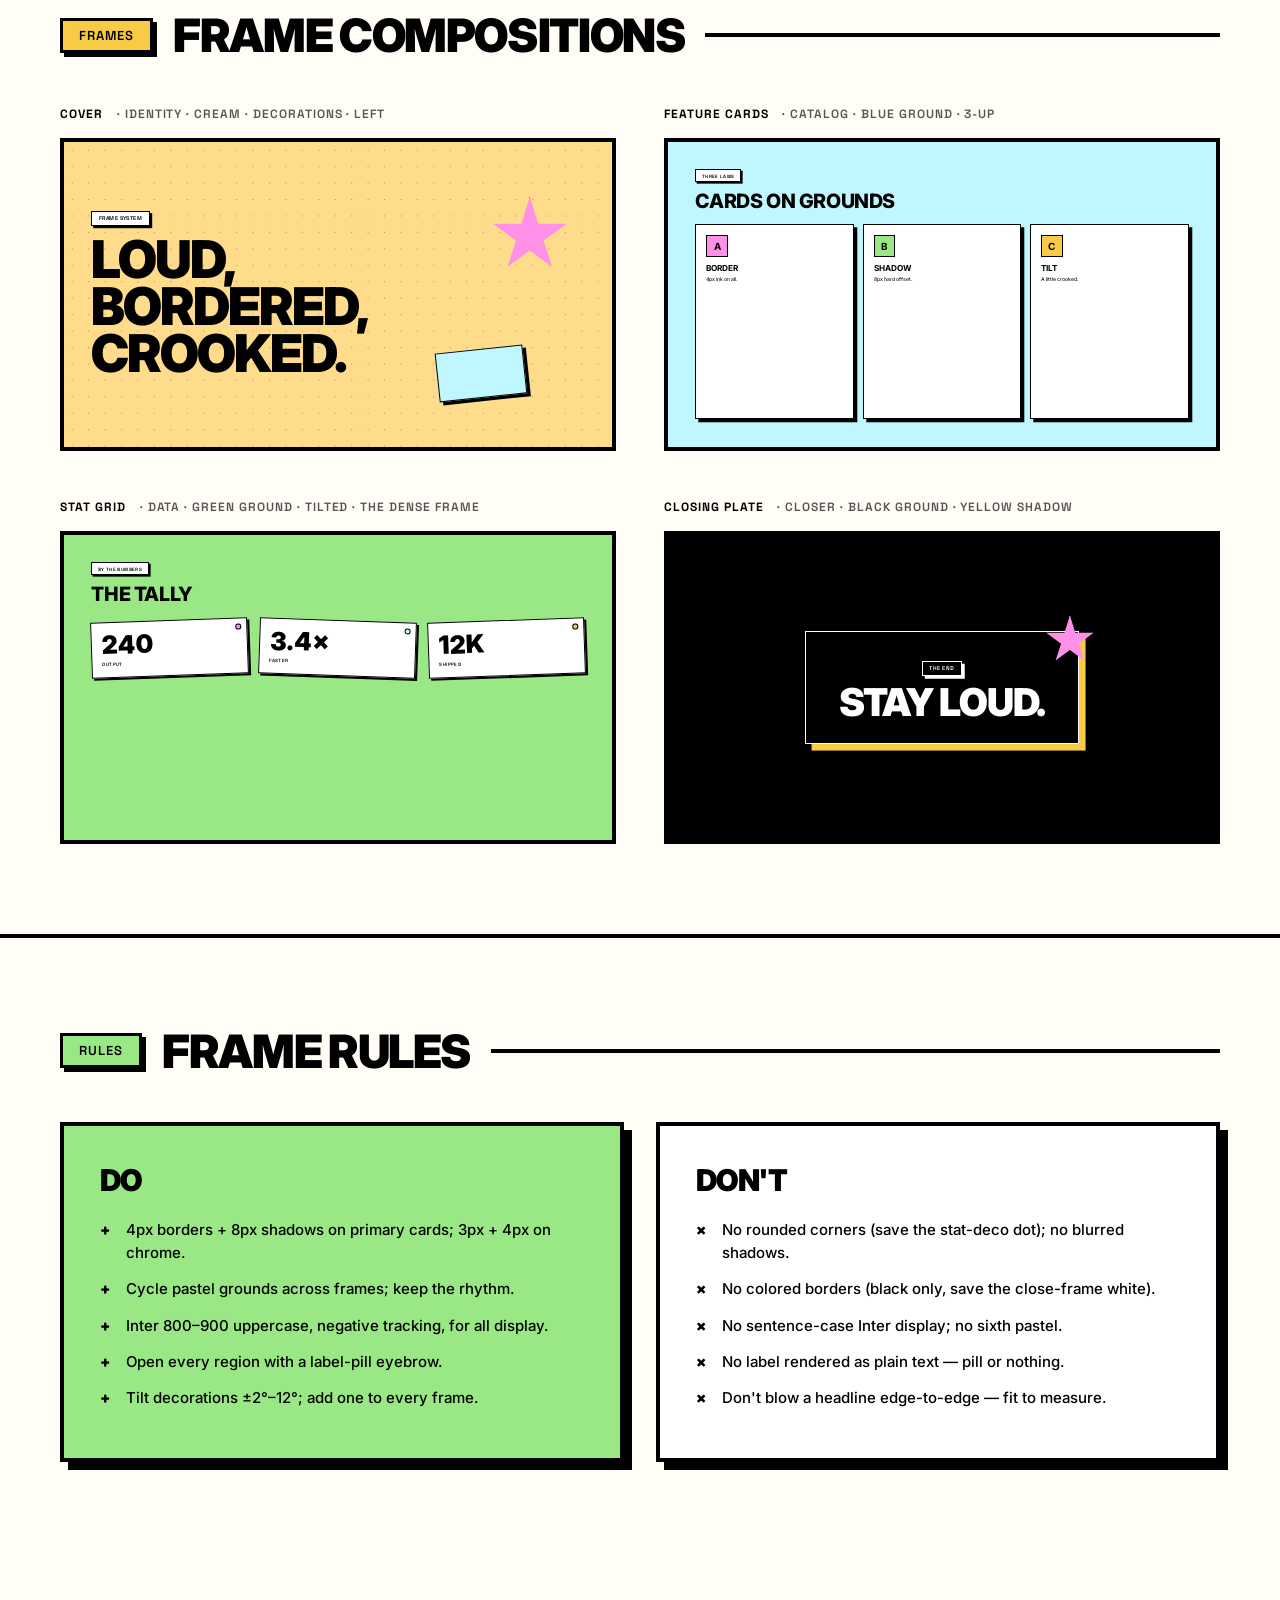
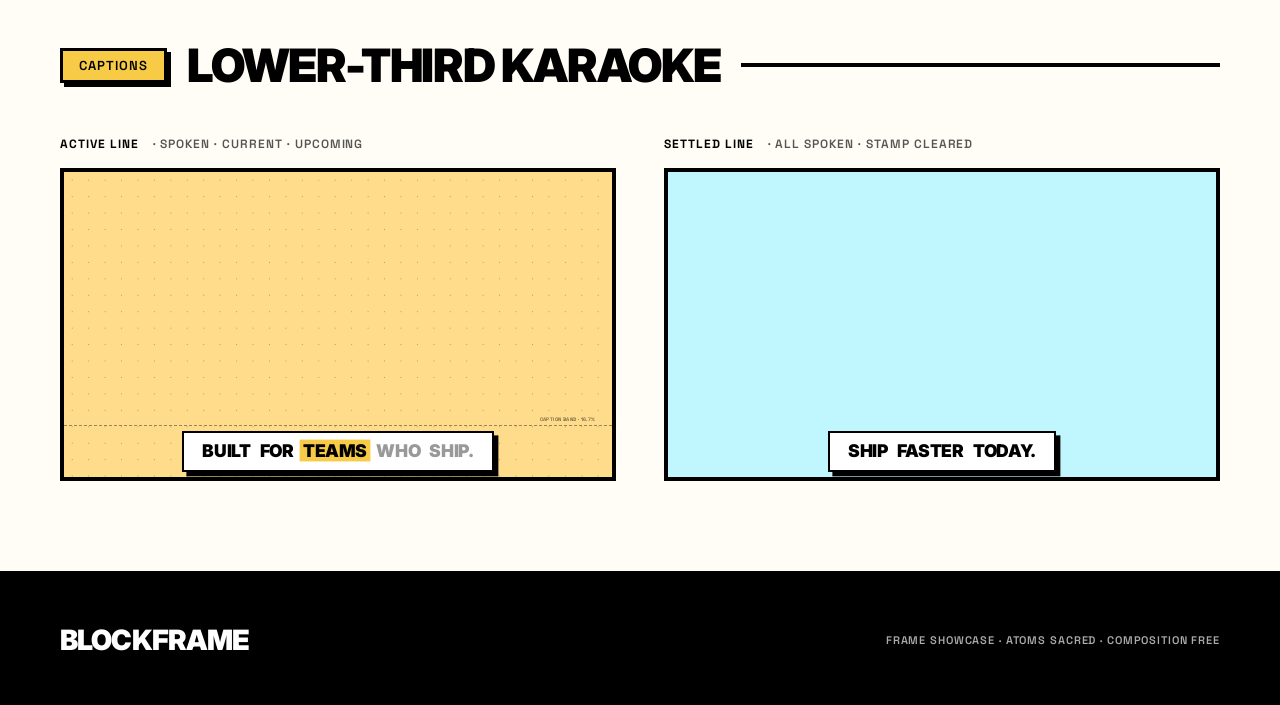
<file: .agents/skills/hyperframes/assets/frame-presets/blockframe/frame-showcase.html>
<!doctype html>
<html lang="en">
  <head>
    <meta charset="utf-8" />
    <meta name="viewport" content="width=device-width,initial-scale=1" />
    <title>BlockFrame</title>
    <link rel="preconnect" href="https://fonts.googleapis.com" />
    <link rel="preconnect" href="https://fonts.gstatic.com" crossorigin />
    <link
      href="https://fonts.googleapis.com/css2?family=Inter:wght@400;500;700;800;900&family=Space+Grotesk:wght@500;600;700&display=swap"
      rel="stylesheet"
    />
    <style id="ds-tokens">
      :root {
        --black: #000000;
        --white: #ffffff;
        --offwhite: #fffdf5;
        --pink: #fe90e8;
        --blue: #c0f7fe;
        --green: #99e885;
        --yellow: #f7cb46;
        --cream: #ffdc8b;
        --disp: "Inter", sans-serif;
        --mono: "Space Grotesk", monospace;
      }
      * {
        margin: 0;
        padding: 0;
        box-sizing: border-box;
      }
      html {
        background: #111;
      }
      body {
        background: var(--offwhite);
        color: var(--black);
        font-family: var(--disp);
        -webkit-font-smoothing: antialiased;
      }
      .disp {
        font-family: var(--disp);
        text-transform: uppercase;
        letter-spacing: -0.03em;
        line-height: 0.95;
        font-weight: 900;
      }
      .pill {
        display: inline-block;
        border: 3px solid var(--black);
        background: var(--white);
        box-shadow: 4px 4px 0 var(--black);
        padding: 6px 16px;
        font-family: var(--mono);
        font-weight: 600;
        text-transform: uppercase;
        letter-spacing: 0.08em;
        font-size: 13px;
      }
      .dotgrid {
        background-image: radial-gradient(circle, var(--black) 1.2px, transparent 1.2px);
        background-size: 24px 24px;
      }

      section {
        padding: 90px 60px;
        position: relative;
        border-bottom: 4px solid var(--black);
      }
      .sec-head {
        display: flex;
        align-items: center;
        gap: 20px;
        margin-bottom: 48px;
      }
      .sec-head h2 {
        font-family: var(--disp);
        font-weight: 900;
        text-transform: uppercase;
        letter-spacing: -0.03em;
        font-size: 46px;
        line-height: 1;
      }
      .sec-head .sp {
        flex: 1;
        height: 4px;
        background: var(--black);
      }

      /* COVER */
      .cover {
        min-height: 100vh;
        background: var(--offwhite);
        padding: 60px;
        display: flex;
        flex-direction: column;
        justify-content: center;
        position: relative;
        overflow: hidden;
      }
      .cover .dg {
        position: absolute;
        inset: 0;
        opacity: 0.4;
        background-image: radial-gradient(circle, var(--black) 1.2px, transparent 1.2px);
        background-size: 24px 24px;
        pointer-events: none;
      }
      .cover .inner {
        position: relative;
        z-index: 3;
        max-width: 72%;
      }
      .cover .pill {
        margin-bottom: 28px;
      }
      .cover h1 {
        font-family: var(--disp);
        font-weight: 900;
        text-transform: uppercase;
        letter-spacing: -0.04em;
        line-height: 0.9;
        font-size: clamp(64px, 9vw, 150px);
      }
      .cover .sub {
        font-family: var(--mono);
        font-weight: 500;
        font-size: 18px;
        line-height: 1.5;
        color: var(--black);
        margin-top: 24px;
        max-width: 540px;
      }
      .cover .deco-rect {
        position: absolute;
        top: 18%;
        right: 8%;
        width: 200px;
        height: 130px;
        background: var(--pink);
        border: 4px solid var(--black);
        box-shadow: 8px 8px 0 var(--black);
        transform: rotate(8deg);
        z-index: 2;
      }
      .cover .deco-rect2 {
        position: absolute;
        bottom: 16%;
        right: 18%;
        width: 120px;
        height: 120px;
        background: var(--blue);
        border: 4px solid var(--black);
        box-shadow: 8px 8px 0 var(--black);
        transform: rotate(-6deg);
        z-index: 1;
      }
      .cover .star {
        position: absolute;
        top: 30%;
        right: 30%;
        width: 90px;
        height: 90px;
        background: var(--yellow);
        border: 3px solid var(--black);
        clip-path: polygon(
          50% 0%,
          61% 35%,
          98% 35%,
          68% 57%,
          79% 91%,
          50% 70%,
          21% 91%,
          32% 57%,
          2% 35%,
          39% 35%
        );
        z-index: 4;
      }
      .cover .counter {
        position: absolute;
        bottom: 30px;
        left: 60px;
        border: 3px solid var(--black);
        background: var(--white);
        box-shadow: 4px 4px 0 var(--black);
        padding: 10px 18px;
        font-family: var(--mono);
        font-weight: 700;
        text-transform: uppercase;
        letter-spacing: 0.1em;
        font-size: 14px;
      }

      /* PALETTE */
      .swatches {
        display: grid;
        grid-template-columns: repeat(4, 1fr);
        gap: 28px;
      }
      .sw {
        border: 4px solid var(--black);
        background: var(--white);
        box-shadow: 8px 8px 0 var(--black);
      }
      .sw .chip {
        height: 120px;
        border-bottom: 4px solid var(--black);
      }
      .sw .meta {
        padding: 16px 18px;
      }
      .sw .name {
        font-family: var(--disp);
        font-weight: 800;
        text-transform: uppercase;
        letter-spacing: -0.01em;
        font-size: 18px;
      }
      .sw .hex {
        font-family: var(--mono);
        font-weight: 500;
        font-size: 12px;
        letter-spacing: 0.04em;
        margin-top: 6px;
      }

      /* TYPE */
      .type-row {
        display: grid;
        grid-template-columns: 220px 1fr;
        align-items: center;
        padding: 24px 0;
        border-bottom: 4px solid var(--black);
      }
      .type-row .tok {
        font-family: var(--mono);
        font-weight: 600;
        text-transform: uppercase;
        letter-spacing: 0.08em;
        font-size: 12px;
      }
      .type-row .m {
        font-family: var(--mono);
        font-weight: 500;
        font-size: 11px;
        color: #444;
        margin-top: 8px;
        line-height: 1.5;
      }
      .type-row .spec {
        overflow: hidden;
      }

      /* COMPONENTS */
      .cnote {
        font-family: var(--mono);
        font-weight: 600;
        text-transform: uppercase;
        letter-spacing: 0.08em;
        font-size: 12px;
        margin-bottom: 20px;
      }
      .cgrid {
        display: grid;
        grid-template-columns: repeat(12, 1fr);
        gap: 32px;
        margin-bottom: 48px;
      }
      .s3 {
        grid-column: span 3;
      }
      .s4 {
        grid-column: span 4;
      }
      .s6 {
        grid-column: span 6;
      }
      .s8 {
        grid-column: span 8;
      }
      .fcard {
        border: 4px solid var(--black);
        background: var(--white);
        box-shadow: 8px 8px 0 var(--black);
        padding: 32px;
        position: relative;
        height: 100%;
      }
      .fcard .notch {
        position: absolute;
        top: -12px;
        right: 24px;
        width: 44px;
        height: 44px;
        background: var(--yellow);
        border: 3px solid var(--black);
      }
      .fcard .ic {
        width: 60px;
        height: 60px;
        border: 3px solid var(--black);
        background: var(--blue);
        display: grid;
        place-items: center;
        font-family: var(--disp);
        font-weight: 700;
        font-size: 26px;
        margin-bottom: 20px;
      }
      .fcard .t {
        font-family: var(--disp);
        font-weight: 700;
        text-transform: uppercase;
        font-size: 21px;
        line-height: 1.2;
      }
      .fcard .bd {
        font-family: var(--disp);
        font-weight: 500;
        font-size: 14px;
        line-height: 1.6;
        color: #222;
        margin-top: 10px;
      }
      .statcard {
        border: 3px solid var(--black);
        background: var(--white);
        box-shadow: 4px 4px 0 var(--black);
        padding: 24px;
        position: relative;
      }
      .statcard .dot {
        position: absolute;
        top: 14px;
        right: 14px;
        width: 12px;
        height: 12px;
        border-radius: 50%;
        border: 2px solid var(--black);
      }
      .statcard .n {
        font-family: var(--disp);
        font-weight: 900;
        font-size: 48px;
        line-height: 1;
      }
      .statcard .l {
        font-family: var(--mono);
        font-weight: 600;
        text-transform: uppercase;
        letter-spacing: 0.08em;
        font-size: 12px;
        margin-top: 8px;
      }
      .btn {
        display: inline-block;
        border: 3px solid var(--black);
        background: var(--yellow);
        box-shadow: 4px 4px 0 var(--black);
        padding: 14px 32px;
        font-family: var(--disp);
        font-weight: 700;
        font-size: 16px;
      }
      .stripe {
        height: 80px;
        border: 3px solid var(--black);
        background: repeating-linear-gradient(
          45deg,
          var(--black),
          var(--black) 4px,
          var(--green) 4px,
          var(--green) 12px
        );
      }
      .listnum {
        display: inline-grid;
        place-items: center;
        width: 36px;
        height: 36px;
        border: 3px solid var(--black);
        background: var(--yellow);
        font-family: var(--mono);
        font-weight: 700;
        font-size: 14px;
      }

      /* COMPOSITIONS */
      .gallery {
        display: grid;
        grid-template-columns: 1fr 1fr;
        gap: 48px;
      }
      .fw .flabel {
        display: flex;
        gap: 14px;
        align-items: baseline;
        margin-bottom: 16px;
        font-family: var(--mono);
        font-weight: 600;
        text-transform: uppercase;
        letter-spacing: 0.08em;
        font-size: 12px;
        color: #555;
      }
      .fw .flabel b {
        color: var(--black);
      }
      .frame {
        aspect-ratio: 16/9;
        container-type: size;
        position: relative;
        overflow: hidden;
        background: var(--offwhite);
        border: 4px solid var(--black);
      }
      .frame > .body {
        position: absolute;
        inset: 0;
        z-index: 3;
      }

      /* f1 cover */
      .bf1 {
        background: var(--cream);
      }
      .bf1 .dg {
        position: absolute;
        inset: 0;
        opacity: 0.35;
        background-image: radial-gradient(circle, var(--black) 0.15cqw, transparent 0.15cqw);
        background-size: 3cqw 3cqw;
        z-index: 1;
      }
      .bf1 .body {
        display: flex;
        flex-direction: column;
        justify-content: center;
        padding: 0 5cqw;
      }
      .bf1 .pill {
        display: inline-block;
        border: 0.25cqw solid var(--black);
        background: var(--white);
        box-shadow: 0.4cqw 0.4cqw 0 var(--black);
        padding: 0.5cqw 1.2cqw;
        font-family: var(--mono);
        font-weight: 600;
        text-transform: uppercase;
        letter-spacing: 0.08em;
        font-size: 1cqw;
        margin-bottom: 2cqw;
        align-self: flex-start;
      }
      .bf1 h3 {
        font-family: var(--disp);
        font-weight: 900;
        text-transform: uppercase;
        letter-spacing: -0.04em;
        line-height: 0.9;
        font-size: 9.5cqw;
        max-width: 60cqw;
      }
      .bf1 .star {
        position: absolute;
        top: 18%;
        right: 8%;
        width: 14cqw;
        height: 14cqw;
        background: var(--pink);
        border: 0.3cqw solid var(--black);
        clip-path: polygon(
          50% 0%,
          61% 35%,
          98% 35%,
          68% 57%,
          79% 91%,
          50% 70%,
          21% 91%,
          32% 57%,
          2% 35%,
          39% 35%
        );
        z-index: 2;
      }
      .bf1 .rect {
        position: absolute;
        bottom: 16%;
        right: 16%;
        width: 16cqw;
        height: 9cqw;
        background: var(--blue);
        border: 0.3cqw solid var(--black);
        box-shadow: 0.6cqw 0.6cqw 0 var(--black);
        transform: rotate(-6deg);
        z-index: 1;
      }

      /* f2 feature cards */
      .bf2 {
        background: var(--blue);
      }
      .bf2 .body {
        padding: 5cqw;
        display: flex;
        flex-direction: column;
      }
      .bf2 .pill {
        align-self: flex-start;
        border: 0.2cqw solid var(--black);
        background: var(--white);
        box-shadow: 0.3cqw 0.3cqw 0 var(--black);
        padding: 0.4cqw 1cqw;
        font-family: var(--mono);
        font-weight: 600;
        text-transform: uppercase;
        letter-spacing: 0.08em;
        font-size: 0.85cqw;
        margin-bottom: 1.4cqw;
      }
      .bf2 h3 {
        font-family: var(--disp);
        font-weight: 800;
        text-transform: uppercase;
        letter-spacing: -0.02em;
        font-size: 3.6cqw;
        margin-bottom: 2cqw;
      }
      .bf2 .row {
        display: grid;
        grid-template-columns: repeat(3, 1fr);
        gap: 1.6cqw;
        flex: 1;
      }
      .bf2 .c {
        border: 0.3cqw solid var(--black);
        background: var(--white);
        box-shadow: 0.6cqw 0.6cqw 0 var(--black);
        padding: 1.8cqw;
      }
      .bf2 .c .ic {
        width: 4cqw;
        height: 4cqw;
        border: 0.2cqw solid var(--black);
        display: grid;
        place-items: center;
        font-family: var(--disp);
        font-weight: 700;
        font-size: 1.8cqw;
        margin-bottom: 1.2cqw;
      }
      .bf2 .c .t {
        font-family: var(--disp);
        font-weight: 700;
        text-transform: uppercase;
        font-size: 1.5cqw;
        line-height: 1.15;
      }
      .bf2 .c .bd {
        font-family: var(--disp);
        font-weight: 500;
        font-size: 0.95cqw;
        line-height: 1.5;
        color: #222;
        margin-top: 0.6cqw;
      }

      /* f3 stat grid (tilted) */
      .bf3 {
        background: var(--green);
      }
      .bf3 .body {
        padding: 5cqw;
        display: flex;
        flex-direction: column;
      }
      .bf3 .pill {
        align-self: flex-start;
        border: 0.2cqw solid var(--black);
        background: var(--white);
        box-shadow: 0.3cqw 0.3cqw 0 var(--black);
        padding: 0.4cqw 1cqw;
        font-family: var(--mono);
        font-weight: 600;
        text-transform: uppercase;
        letter-spacing: 0.08em;
        font-size: 0.85cqw;
        margin-bottom: 1.4cqw;
      }
      .bf3 h3 {
        font-family: var(--disp);
        font-weight: 800;
        text-transform: uppercase;
        letter-spacing: -0.02em;
        font-size: 3.6cqw;
        margin-bottom: 2.4cqw;
      }
      .bf3 .row {
        display: grid;
        grid-template-columns: repeat(3, 1fr);
        gap: 2cqw;
      }
      .bf3 .sc {
        border: 0.25cqw solid var(--black);
        background: var(--white);
        box-shadow: 0.4cqw 0.4cqw 0 var(--black);
        padding: 1.8cqw;
        position: relative;
      }
      .bf3 .sc:nth-child(odd) {
        transform: rotate(-2deg);
      }
      .bf3 .sc:nth-child(even) {
        transform: rotate(2deg);
      }
      .bf3 .sc .dot {
        position: absolute;
        top: 1cqw;
        right: 1cqw;
        width: 1cqw;
        height: 1cqw;
        border-radius: 50%;
        border: 0.15cqw solid var(--black);
      }
      .bf3 .sc .n {
        font-family: var(--disp);
        font-weight: 900;
        font-size: 4.6cqw;
        line-height: 1;
      }
      .bf3 .sc .l {
        font-family: var(--mono);
        font-weight: 600;
        text-transform: uppercase;
        letter-spacing: 0.08em;
        font-size: 0.85cqw;
        margin-top: 0.6cqw;
      }

      /* f4 close (black) */
      .bf4 {
        background: var(--black);
      }
      .bf4 .body {
        display: flex;
        flex-direction: column;
        justify-content: center;
        align-items: center;
        text-align: center;
      }
      .bf4 .cardf {
        border: 0.3cqw solid var(--white);
        box-shadow: 1.2cqw 1.2cqw 0 var(--yellow);
        padding: 4cqw 6cqw;
        position: relative;
      }
      .bf4 .pill {
        border: 0.25cqw solid var(--white);
        background: var(--black);
        color: var(--white);
        box-shadow: 0.5cqw 0.5cqw 0 var(--white);
        padding: 0.5cqw 1.2cqw;
        font-family: var(--mono);
        font-weight: 600;
        text-transform: uppercase;
        letter-spacing: 0.08em;
        font-size: 1cqw;
        margin-bottom: 1.6cqw;
        display: inline-block;
      }
      .bf4 h3 {
        font-family: var(--disp);
        font-weight: 900;
        text-transform: uppercase;
        letter-spacing: -0.03em;
        font-size: 7cqw;
        line-height: 0.95;
        color: var(--white);
      }
      .bf4 .star {
        position: absolute;
        top: -3cqw;
        right: -3cqw;
        width: 9cqw;
        height: 9cqw;
        background: var(--pink);
        border: 0.3cqw solid var(--white);
        clip-path: polygon(
          50% 0%,
          61% 35%,
          98% 35%,
          68% 57%,
          79% 91%,
          50% 70%,
          21% 91%,
          32% 57%,
          2% 35%,
          39% 35%
        );
      }

      /* PRINCIPLES */
      .dos {
        display: grid;
        grid-template-columns: 1fr 1fr;
        gap: 32px;
      }
      .do-card {
        border: 4px solid var(--black);
        box-shadow: 8px 8px 0 var(--black);
        padding: 36px;
      }
      .do-card.do {
        background: var(--green);
      }
      .do-card.dont {
        background: var(--white);
      }
      .do-card h4 {
        font-family: var(--disp);
        font-weight: 900;
        text-transform: uppercase;
        letter-spacing: -0.02em;
        font-size: 30px;
        margin-bottom: 20px;
      }
      .do-card ul {
        list-style: none;
      }
      .do-card li {
        font-family: var(--disp);
        font-weight: 500;
        font-size: 15px;
        line-height: 1.55;
        padding-left: 26px;
        position: relative;
        margin-bottom: 13px;
      }
      .do-card li::before {
        position: absolute;
        left: 0;
        font-family: var(--disp);
        font-weight: 900;
      }
      .do-card.do li::before {
        content: "+";
      }
      .do-card.dont li::before {
        content: "\00d7";
      }

      .foot {
        padding: 48px 60px;
        background: var(--black);
        color: var(--white);
        display: flex;
        justify-content: space-between;
        align-items: center;
      }
      .foot .l {
        font-family: var(--disp);
        font-weight: 900;
        text-transform: uppercase;
        letter-spacing: -0.03em;
        font-size: 28px;
      }
      .foot .r {
        font-family: var(--mono);
        font-weight: 600;
        text-transform: uppercase;
        letter-spacing: 0.08em;
        font-size: 11px;
        color: #aaa;
      }
      @media (max-width: 1100px) {
        .gallery {
          grid-template-columns: 1fr;
        }
        .swatches {
          grid-template-columns: 1fr 1fr;
        }
      }
    </style>
    <link
      rel="stylesheet"
      href="https://fonts.googleapis.com/css2?family=Inter:wght@400;500;600;700;800;900&display=swap"
    />
    <link
      rel="stylesheet"
      href="https://fonts.googleapis.com/css2?family=Space+Grotesk:wght@400;500;600;700&display=swap"
    />
    <style id="ft-override">
      :root {
        --primary: #fffdf5 !important;
        --secondary: #000000 !important;
        --tertiary: #ffdc8b !important;
        --accent: #fe90e8 !important;
        --f-disp: "Inter", sans-serif !important;
        --f-body: "Space Grotesk", sans-serif !important;
        --black: #000000 !important;
        --offwhite: #fffdf5 !important;
        --pink: #fe90e8 !important;
        --cream: #ffdc8b !important;
        --disp: "Inter", sans-serif !important;
        --mono: "Space Grotesk", sans-serif !important;
        --white: #ffffff !important;
        --blue: #c0f7fe !important;
        --green: #99e885 !important;
        --yellow: #f7cb46 !important;
      }
    </style>
  </head>
  <body>
    <!-- COVER -->
    <section class="cover">
      <div class="dg"></div>
      <div class="star"></div>
      <div class="deco-rect"></div>
      <div class="deco-rect2"></div>
      <div class="inner">
        <span class="pill">Frame System · Vol. 01</span>
        <h1>Loud,<br />bordered,<br />a little crooked.</h1>
        <div class="sub">
          A maximalist neobrutalist frame system — 4px ink borders, 8px hard shadows, five candy
          pastels, and tilted decorations that puncture the grid.
        </div>
      </div>
      <div class="counter">01 / 06</div>
    </section>

    <!-- PALETTE -->
    <section>
      <div class="sec-head">
        <span class="pill">Palette</span>
        <h2>Five Candy Pastels</h2>
        <span class="sp"></span>
      </div>
      <div class="swatches">
        <div class="sw">
          <div class="chip" style="background: var(--pink)"></div>
          <div class="meta">
            <div class="name">Pink</div>
            <div class="hex">#FE90E8</div>
          </div>
        </div>
        <div class="sw">
          <div class="chip" style="background: var(--blue)"></div>
          <div class="meta">
            <div class="name">Blue</div>
            <div class="hex">#C0F7FE</div>
          </div>
        </div>
        <div class="sw">
          <div class="chip" style="background: var(--green)"></div>
          <div class="meta">
            <div class="name">Green</div>
            <div class="hex">#99E885</div>
          </div>
        </div>
        <div class="sw">
          <div class="chip" style="background: var(--yellow)"></div>
          <div class="meta">
            <div class="name">Yellow</div>
            <div class="hex">#F7CB46 · CTA</div>
          </div>
        </div>
        <div class="sw">
          <div class="chip" style="background: var(--cream)"></div>
          <div class="meta">
            <div class="name">Cream</div>
            <div class="hex">#FFDC8B</div>
          </div>
        </div>
        <div class="sw">
          <div
            class="chip"
            style="background: var(--offwhite); border-bottom: 4px solid var(--black)"
          ></div>
          <div class="meta">
            <div class="name">Off-White</div>
            <div class="hex">#FFFDF5 · canvas</div>
          </div>
        </div>
        <div class="sw">
          <div
            class="chip"
            style="background: var(--white); border-bottom: 4px solid var(--black)"
          ></div>
          <div class="meta">
            <div class="name">White</div>
            <div class="hex">#FFFFFF · cards</div>
          </div>
        </div>
        <div class="sw">
          <div class="chip" style="background: var(--black)"></div>
          <div class="meta">
            <div class="name">Black</div>
            <div class="hex">#000000 · all borders</div>
          </div>
        </div>
      </div>
    </section>

    <!-- TYPOGRAPHY -->
    <section>
      <div class="sec-head">
        <span class="pill" style="background: var(--pink)">Type</span>
        <h2>Inter × Space Grotesk</h2>
        <span class="sp"></span>
      </div>
      <div class="type-row">
        <div>
          <div class="tok">heading-xl</div>
          <div class="m">Inter 900 · uppercase · −0.03em</div>
        </div>
        <div class="spec"><span class="disp" style="font-size: 80px">Maximal.</span></div>
      </div>
      <div class="type-row">
        <div>
          <div class="tok">heading-lg</div>
          <div class="m">Inter 800 · uppercase · −0.02em</div>
        </div>
        <div class="spec">
          <span class="disp" style="font-weight: 800; font-size: 50px">Bordered & Bold</span>
        </div>
      </div>
      <div class="type-row">
        <div>
          <div class="tok">stat-number</div>
          <div class="m">Inter 900 · line 1</div>
        </div>
        <div class="spec">
          <span class="disp" style="font-size: 64px; letter-spacing: -0.02em">240</span>
        </div>
      </div>
      <div class="type-row">
        <div>
          <div class="tok">body</div>
          <div class="m">Inter 500 · sentence case · line 1.6</div>
        </div>
        <div class="spec">
          <p style="font-weight: 500; font-size: 18px; line-height: 1.6; max-width: 640px">
            Body runs Inter at weight 500, sentence case — the calm against the heavy uppercase
            display.
          </p>
        </div>
      </div>
      <div class="type-row" style="border-bottom: 0">
        <div>
          <div class="tok">label</div>
          <div class="m">Space Grotesk 600 · uppercase · 0.08em</div>
        </div>
        <div class="spec"><span class="pill">Section Eyebrow</span></div>
      </div>
    </section>

    <!-- COMPONENTS -->
    <section>
      <div class="sec-head">
        <span class="pill" style="background: var(--blue)">Components</span>
        <h2>Borders & Hard Shadows</h2>
        <span class="sp"></span>
      </div>

      <div class="cgrid">
        <div class="s4">
          <div class="cnote">Feature card + notch + icon</div>
          <div class="fcard">
            <div class="notch"></div>
            <div class="ic" style="background: var(--pink)">A</div>
            <div class="t">Bordered Block</div>
            <div class="bd">4px ink border + 8px hard offset shadow, square corners.</div>
          </div>
        </div>
        <div class="s4">
          <div class="cnote">Stat cards (tilted) + deco dot</div>
          <div style="display: grid; grid-template-columns: 1fr 1fr; gap: 24px">
            <div class="statcard" style="transform: rotate(-2deg)">
              <div class="dot" style="background: var(--pink)"></div>
              <div class="n">240</div>
              <div class="l">Output</div>
            </div>
            <div class="statcard" style="transform: rotate(2deg)">
              <div class="dot" style="background: var(--blue)"></div>
              <div class="n">3.4×</div>
              <div class="l">Faster</div>
            </div>
          </div>
        </div>
        <div class="s4">
          <div class="cnote">CTA · list number · stripe</div>
          <span class="btn">Click Here →</span>
          <div style="display: flex; align-items: center; gap: 14px; margin-top: 24px">
            <span class="listnum">01</span
            ><span style="font-family: var(--disp); font-weight: 500; font-size: 15px"
              >Numbered list bullet</span
            >
          </div>
          <div class="stripe" style="margin-top: 24px"></div>
        </div>
      </div>

      <div class="cgrid" style="margin-bottom: 0">
        <div class="s6">
          <div class="cnote">Label pills — pastel variants</div>
          <div style="display: flex; gap: 16px; flex-wrap: wrap">
            <span class="pill" style="background: var(--pink)">Pink</span
            ><span class="pill" style="background: var(--blue)">Blue</span
            ><span class="pill" style="background: var(--green)">Green</span
            ><span class="pill" style="background: var(--yellow)">Yellow</span
            ><span class="pill" style="background: var(--cream)">Cream</span>
          </div>
        </div>
        <div class="s6">
          <div class="cnote">Icon squares + star burst</div>
          <div style="display: flex; align-items: center; gap: 20px">
            <span
              style="
                width: 64px;
                height: 64px;
                border: 3px solid var(--black);
                background: var(--green);
                display: grid;
                place-items: center;
                font-family: var(--disp);
                font-weight: 700;
                font-size: 26px;
              "
              >B</span
            >
            <span
              style="
                width: 64px;
                height: 64px;
                border: 3px solid var(--black);
                background: var(--yellow);
                display: grid;
                place-items: center;
                font-family: var(--disp);
                font-weight: 700;
                font-size: 26px;
              "
              >C</span
            >
            <span
              style="
                width: 64px;
                height: 64px;
                background: var(--pink);
                border: 3px solid var(--black);
                clip-path: polygon(
                  50% 0%,
                  61% 35%,
                  98% 35%,
                  68% 57%,
                  79% 91%,
                  50% 70%,
                  21% 91%,
                  32% 57%,
                  2% 35%,
                  39% 35%
                );
              "
            ></span>
          </div>
        </div>
      </div>
    </section>

    <!-- COMPOSITIONS -->
    <section>
      <div class="sec-head">
        <span class="pill" style="background: var(--yellow)">Frames</span>
        <h2>Frame Compositions</h2>
        <span class="sp"></span>
      </div>
      <div class="gallery">
        <div class="fw">
          <div class="flabel"><b>Cover</b><span>· identity · cream · decorations · left</span></div>
          <div class="frame bf1">
            <div class="dg"></div>
            <div class="star"></div>
            <div class="rect"></div>
            <div class="body">
              <span class="pill">Frame System</span>
              <h3>Loud, bordered, crooked.</h3>
            </div>
          </div>
        </div>

        <div class="fw">
          <div class="flabel"><b>Feature Cards</b><span>· catalog · blue ground · 3-up</span></div>
          <div class="frame bf2">
            <div class="body">
              <span class="pill">Three Laws</span>
              <h3>Cards on Grounds</h3>
              <div class="row">
                <div class="c">
                  <div class="ic" style="background: var(--pink)">A</div>
                  <div class="t">Border</div>
                  <div class="bd">4px ink on all.</div>
                </div>
                <div class="c">
                  <div class="ic" style="background: var(--green)">B</div>
                  <div class="t">Shadow</div>
                  <div class="bd">8px hard offset.</div>
                </div>
                <div class="c">
                  <div class="ic" style="background: var(--yellow)">C</div>
                  <div class="t">Tilt</div>
                  <div class="bd">A little crooked.</div>
                </div>
              </div>
            </div>
          </div>
        </div>

        <div class="fw">
          <div class="flabel">
            <b>Stat Grid</b><span>· data · green ground · tilted · the dense frame</span>
          </div>
          <div class="frame bf3">
            <div class="body">
              <span class="pill">By The Numbers</span>
              <h3>The Tally</h3>
              <div class="row">
                <div class="sc">
                  <div class="dot" style="background: var(--pink)"></div>
                  <div class="n">240</div>
                  <div class="l">Output</div>
                </div>
                <div class="sc">
                  <div class="dot" style="background: var(--blue)"></div>
                  <div class="n">3.4×</div>
                  <div class="l">Faster</div>
                </div>
                <div class="sc">
                  <div class="dot" style="background: var(--yellow)"></div>
                  <div class="n">12K</div>
                  <div class="l">Shipped</div>
                </div>
              </div>
            </div>
          </div>
        </div>

        <div class="fw">
          <div class="flabel">
            <b>Closing Plate</b><span>· closer · black ground · yellow shadow</span>
          </div>
          <div class="frame bf4">
            <div class="body">
              <div class="cardf">
                <div class="star"></div>
                <span class="pill">The End</span>
                <h3>Stay loud.</h3>
              </div>
            </div>
          </div>
        </div>
      </div>
    </section>

    <!-- PRINCIPLES -->
    <section style="border-bottom: none">
      <div class="sec-head">
        <span class="pill" style="background: var(--green)">Rules</span>
        <h2>Frame Rules</h2>
        <span class="sp"></span>
      </div>
      <div class="dos">
        <div class="do-card do">
          <h4>Do</h4>
          <ul>
            <li>4px borders + 8px shadows on primary cards; 3px + 4px on chrome.</li>
            <li>Cycle pastel grounds across frames; keep the rhythm.</li>
            <li>Inter 800–900 uppercase, negative tracking, for all display.</li>
            <li>Open every region with a label-pill eyebrow.</li>
            <li>Tilt decorations ±2°–12°; add one to every frame.</li>
          </ul>
        </div>
        <div class="do-card dont">
          <h4>Don't</h4>
          <ul>
            <li>No rounded corners (save the stat-deco dot); no blurred shadows.</li>
            <li>No colored borders (black only, save the close-frame white).</li>
            <li>No sentence-case Inter display; no sixth pastel.</li>
            <li>No label rendered as plain text — pill or nothing.</li>
            <li>Don't blow a headline edge-to-edge — fit to measure.</li>
          </ul>
        </div>
      </div>
    </section>

    <!-- CAPTIONS — preview of caption-skin.html (the preset's lower-third karaoke look) -->
    <style>
      /* mirrors caption-skin.html; the skin's --cap-* vocab mapped to this preset's tokens */
      .capdemo {
        --cap-ink: var(--black);
        --cap-canvas: var(--white);
        --cap-accent: var(--yellow);
        --cap-accent-2: var(--cream);
      }
      .capdemo .stage {
        position: absolute;
        left: 0;
        right: 0;
        bottom: 0;
        height: 16.67cqh;
        display: flex;
        align-items: center;
        justify-content: center;
        z-index: 4;
      }
      .capdemo .pill {
        max-width: 80cqw;
        padding: 1.4cqw 3cqw 1.7cqw;
        background: var(--cap-canvas);
        border: 0.4cqw solid var(--cap-ink);
        border-radius: 0;
        box-shadow: 0.8cqw 0.8cqw 0 var(--cap-ink);
      }
      .capdemo .line {
        display: flex;
        flex-wrap: wrap;
        justify-content: center;
        gap: 0.12em 0.32em;
        font-family: var(--disp);
        font-weight: 900;
        text-transform: uppercase;
        font-size: 3.2cqw;
        line-height: 1.12;
        letter-spacing: -0.02em;
      }
      .capdemo .w {
        display: inline-block;
        padding: 0 0.1em;
        color: color-mix(in srgb, var(--cap-ink) 40%, var(--cap-canvas));
      }
      .capdemo .w.spoken {
        color: var(--cap-ink);
      }
      .capdemo .w.active {
        color: var(--cap-ink);
        background: var(--cap-accent);
        box-shadow: 0 0 0 0.08em var(--cap-accent);
      }
      .capdemo .bandline {
        position: absolute;
        left: 0;
        right: 0;
        bottom: 16.67cqh;
        border-top: 0.15cqw dashed rgba(0, 0, 0, 0.4);
        z-index: 3;
      }
      .capdemo .bandtag {
        position: absolute;
        right: 3cqw;
        bottom: calc(16.67cqh + 0.7cqw);
        font-family: var(--mono);
        font-weight: 600;
        text-transform: uppercase;
        font-size: 0.9cqw;
        letter-spacing: 0.08em;
        color: var(--black);
        opacity: 0.55;
        z-index: 4;
      }
    </style>
    <section>
      <div class="sec-head">
        <span class="pill" style="background: var(--yellow)">Captions</span>
        <h2>Lower-Third Karaoke</h2>
        <span class="sp"></span>
      </div>
      <div class="gallery">
        <div class="fw">
          <div class="flabel"><b>Active line</b><span>· spoken · current · upcoming</span></div>
          <div class="frame capdemo" style="background: var(--cream)">
            <div
              class="dg"
              style="
                position: absolute;
                inset: 0;
                opacity: 0.3;
                background-image: radial-gradient(
                  circle,
                  var(--black) 0.15cqw,
                  transparent 0.15cqw
                );
                background-size: 3cqw 3cqw;
                z-index: 1;
              "
            ></div>
            <div class="bandline"></div>
            <div class="bandtag">caption band · 16.7%</div>
            <div class="stage">
              <div class="pill">
                <div class="line">
                  <span class="w spoken">Built</span>
                  <span class="w spoken">for</span>
                  <span class="w active">teams</span>
                  <span class="w">who</span>
                  <span class="w">ship.</span>
                </div>
              </div>
            </div>
          </div>
        </div>

        <div class="fw">
          <div class="flabel"><b>Settled line</b><span>· all spoken · stamp cleared</span></div>
          <div class="frame capdemo" style="background: var(--blue)">
            <div class="stage">
              <div class="pill">
                <div class="line">
                  <span class="w spoken">Ship</span>
                  <span class="w spoken">faster</span>
                  <span class="w spoken">today.</span>
                </div>
              </div>
            </div>
          </div>
        </div>
      </div>
    </section>

    <div class="foot">
      <span class="l">BlockFrame</span>
      <span class="r">Frame Showcase · Atoms Sacred · Composition Free</span>
    </div>

    <template id="__bundler_thumbnail">
      <svg viewBox="0 0 100 100" xmlns="http://www.w3.org/2000/svg">
        <rect width="100" height="100" fill="#FFFDF5" />
        <rect x="16" y="34" width="46" height="32" fill="#FE90E8" stroke="#000" stroke-width="4" />
        <rect x="22" y="40" width="46" height="32" fill="#C0F7FE" stroke="#000" stroke-width="4" />
        <path
          d="M74 16l4 11h12l-9 7 3 11-10-6-10 6 3-11-9-7h12z"
          fill="#F7CB46"
          stroke="#000"
          stroke-width="2"
        />
      </svg>
    </template>
  </body>
</html>
</file>
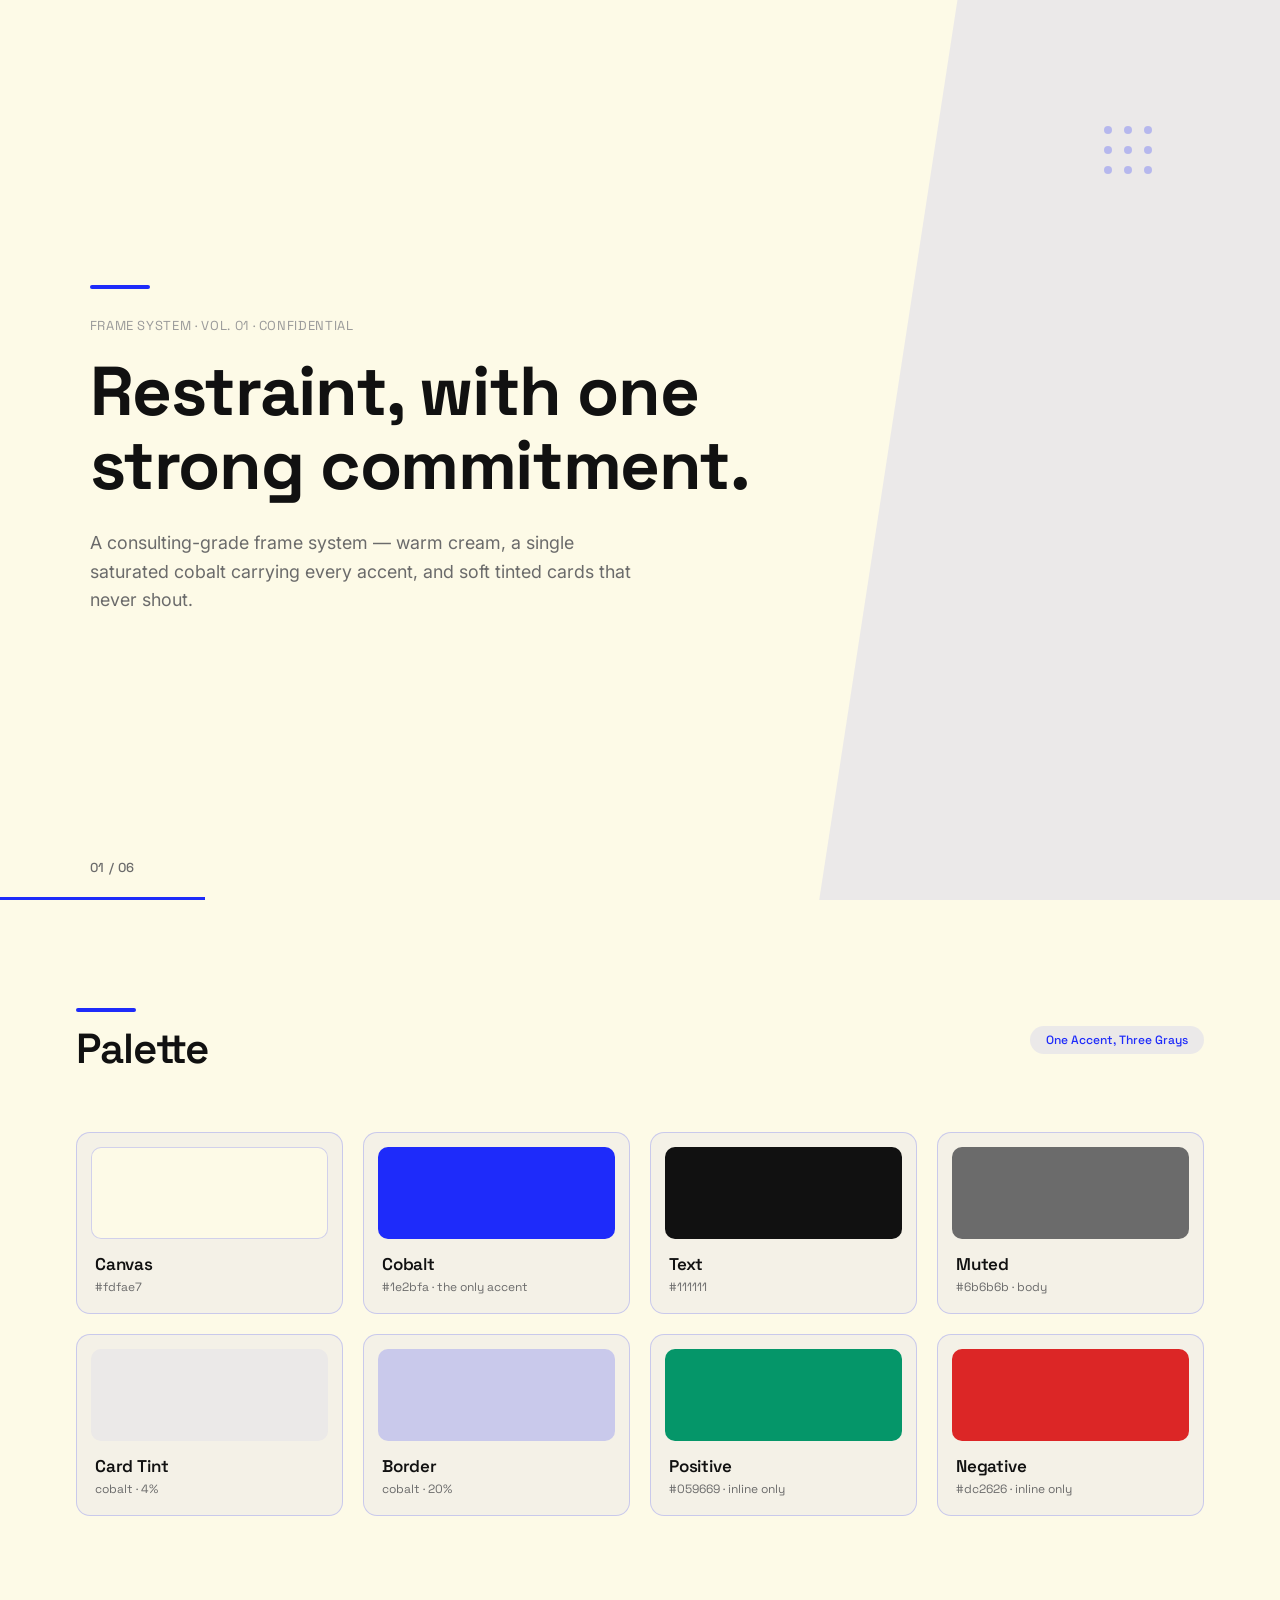
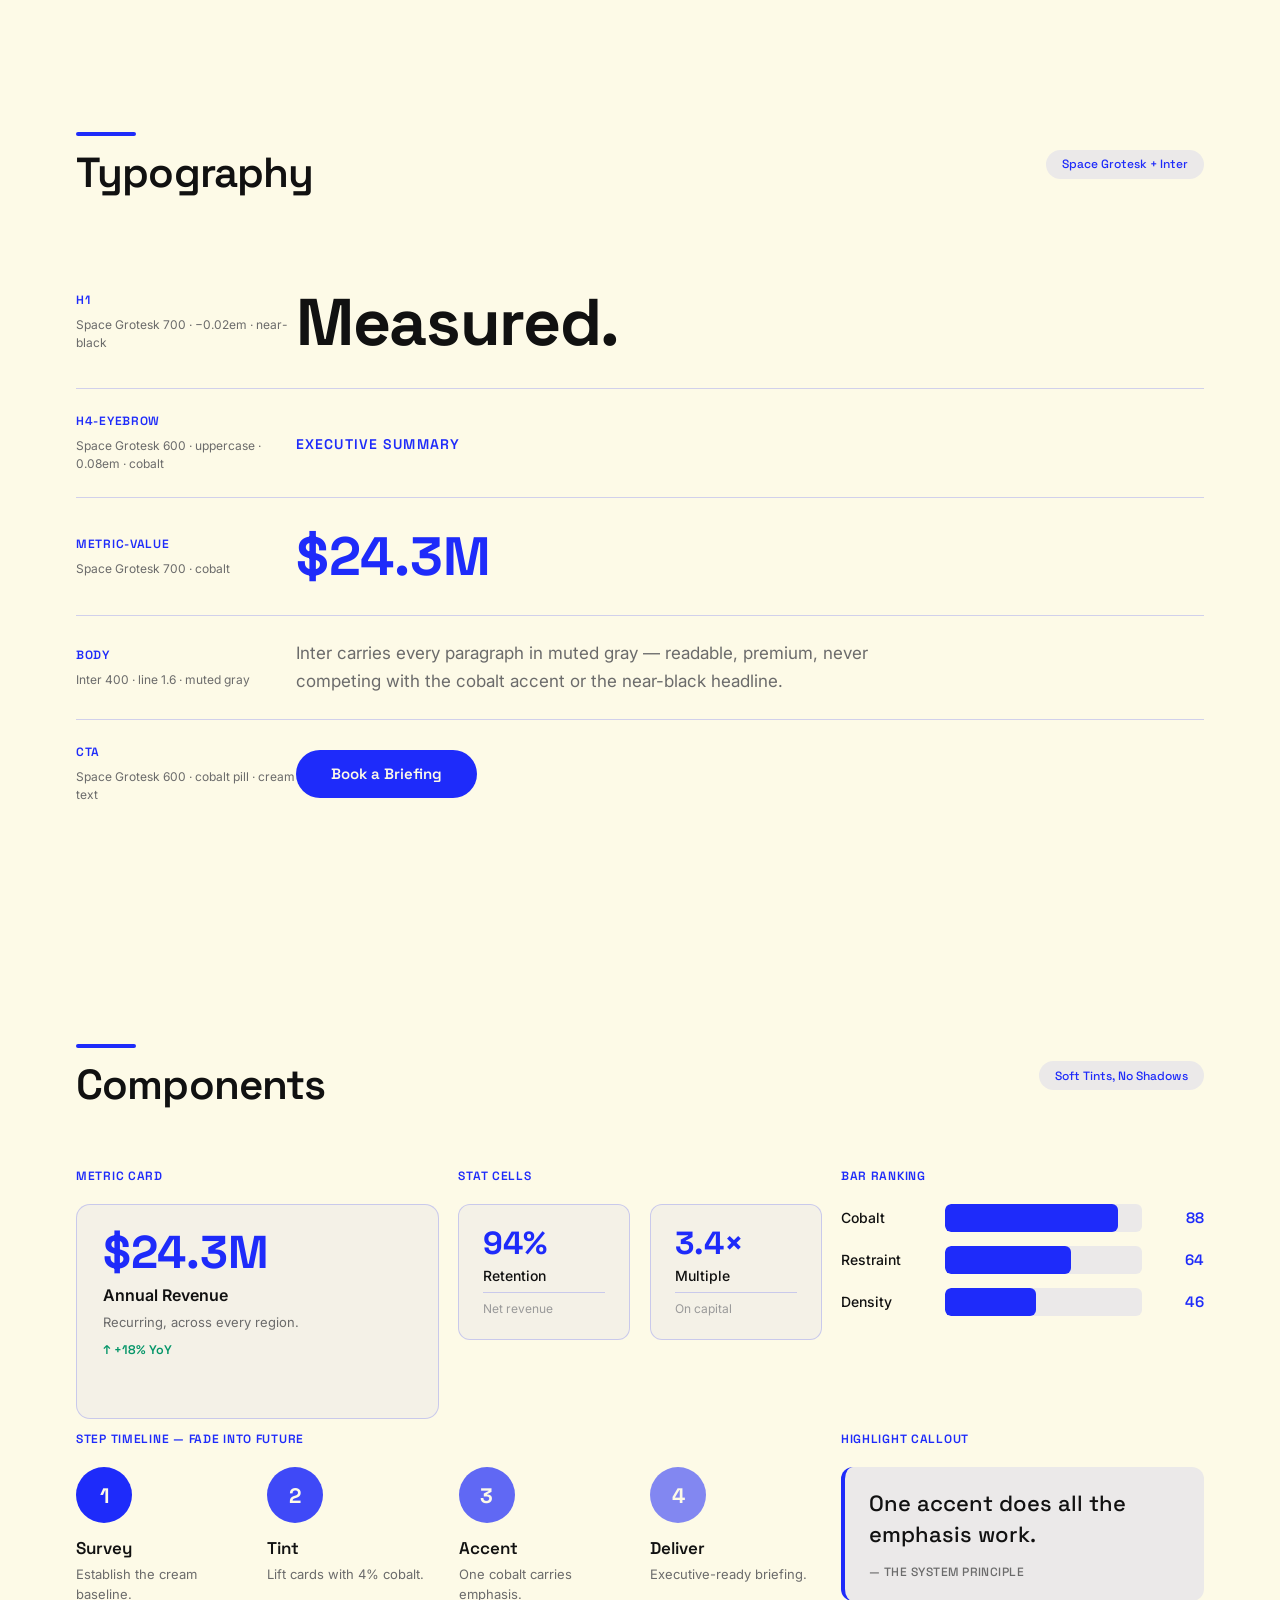
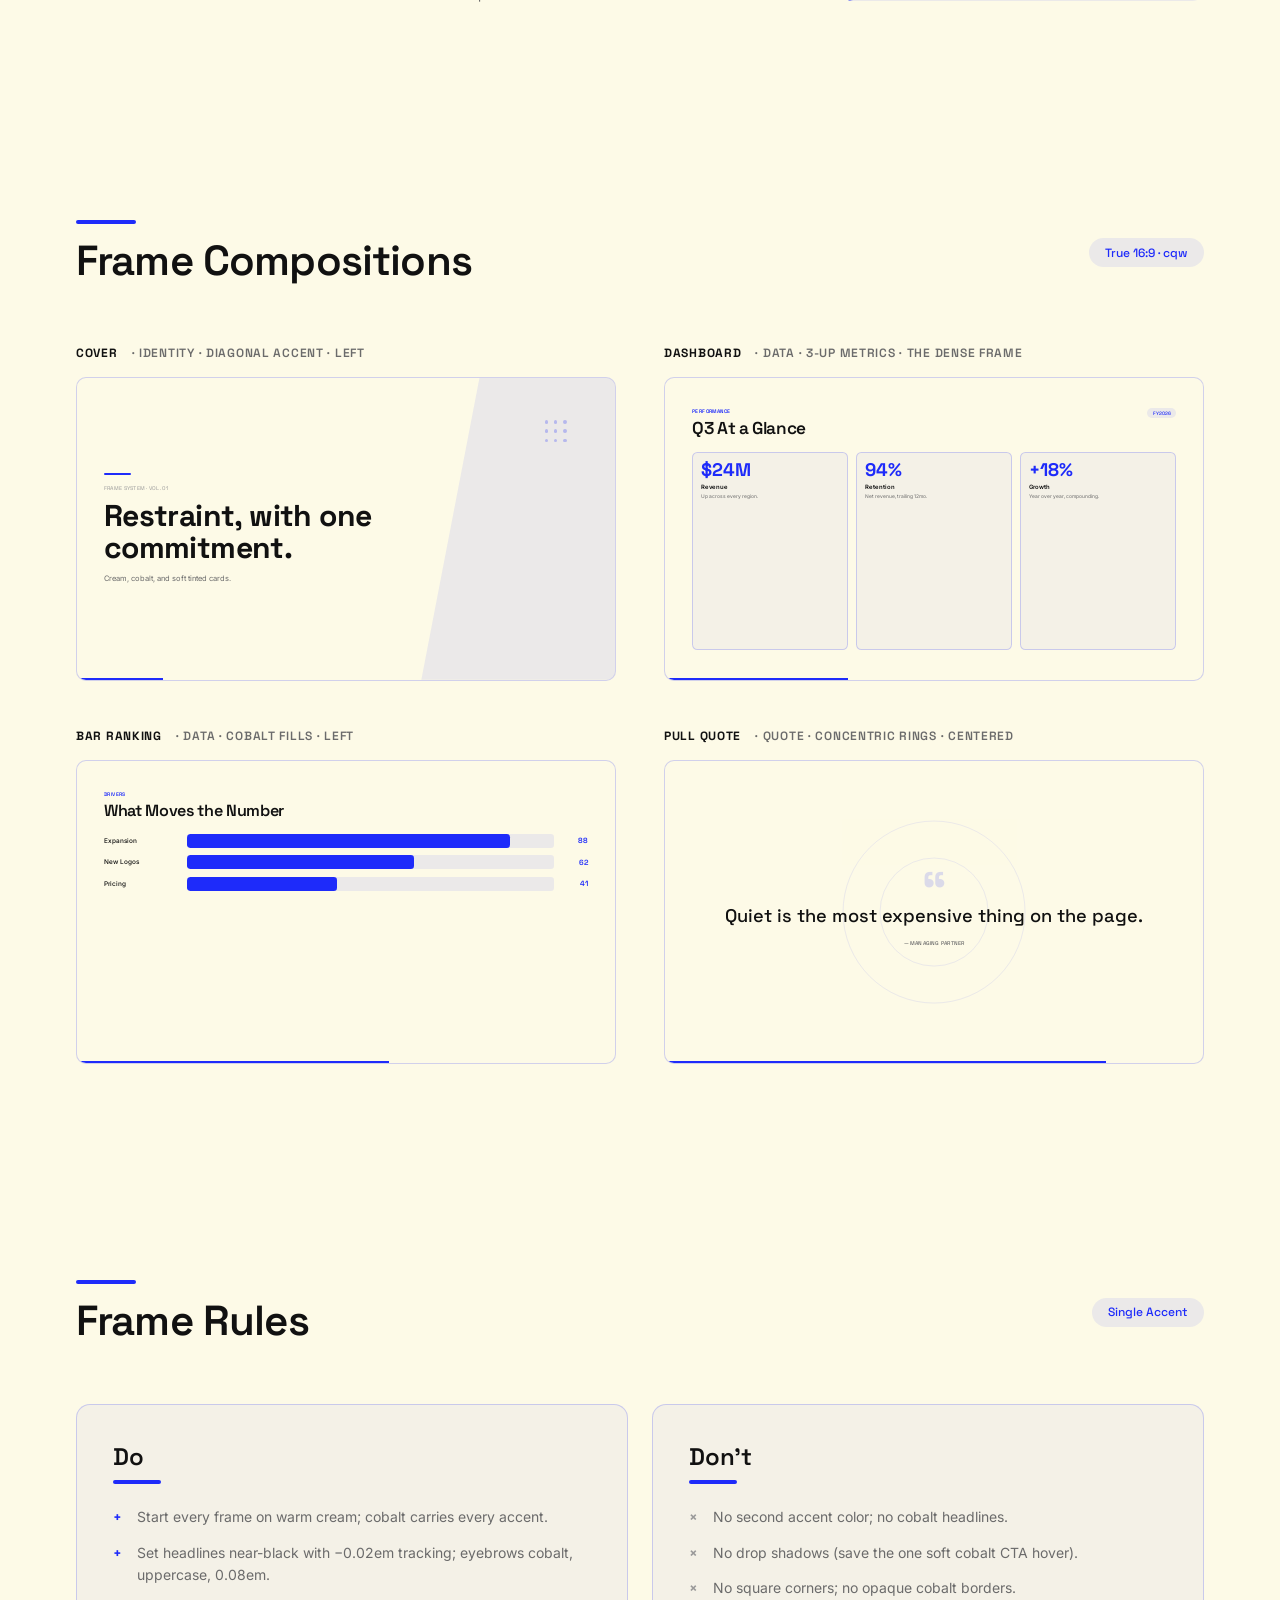
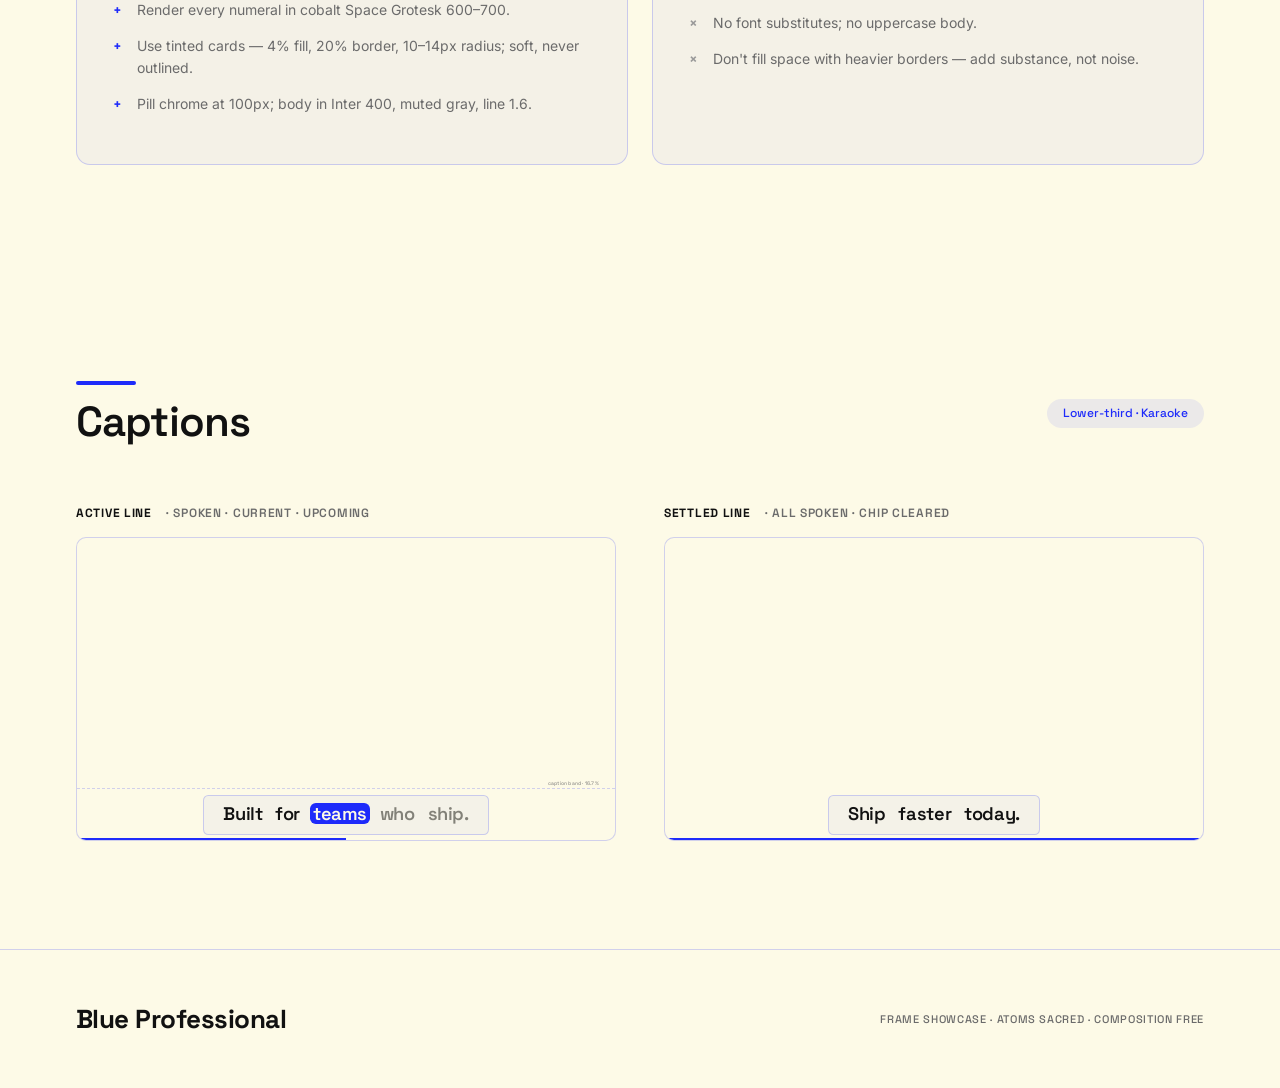
<file: .agents/skills/hyperframes/assets/frame-presets/blue-professional/frame-showcase.html>
<!doctype html>
<html lang="en">
  <head>
    <meta charset="utf-8" />
    <meta name="viewport" content="width=device-width,initial-scale=1" />
    <title>Blue Professional</title>
    <link rel="preconnect" href="https://fonts.googleapis.com" />
    <link rel="preconnect" href="https://fonts.gstatic.com" crossorigin />
    <link
      href="https://fonts.googleapis.com/css2?family=Space+Grotesk:wght@400;500;600;700&family=Inter:wght@400;500;600&display=swap"
      rel="stylesheet"
    />
    <style id="ds-tokens">
      :root {
        --bg: #fdfae7;
        --primary: #1e2bfa;
        --text: #111111;
        --muted: #6b6b6b;
        --light: #9a9a9a;
        --accent-light: rgba(30, 43, 250, 0.08);
        --accent-medium: rgba(30, 43, 250, 0.15);
        --border: rgba(30, 43, 250, 0.2);
        --card-bg: rgba(30, 43, 250, 0.04);
        --positive: #059669;
        --negative: #dc2626;
        --disp: "Space Grotesk", sans-serif;
        --body: "Inter", sans-serif;
      }
      * {
        margin: 0;
        padding: 0;
        box-sizing: border-box;
      }
      html {
        background: #0b0b16;
      }
      body {
        background: var(--bg);
        color: var(--muted);
        font-family: var(--body);
        -webkit-font-smoothing: antialiased;
      }
      .disp {
        font-family: var(--disp);
      }
      .eyebrow {
        font-family: var(--disp);
        font-weight: 600;
        text-transform: uppercase;
        letter-spacing: 0.08em;
        font-size: 14px;
        color: var(--primary);
      }

      section {
        padding: 108px 76px;
        position: relative;
      }
      .sec-head {
        display: flex;
        align-items: flex-start;
        gap: 20px;
        margin-bottom: 60px;
      }
      .sec-head .ey {
        display: flex;
        flex-direction: column;
        gap: 14px;
      }
      .sec-head .aline {
        width: 60px;
        height: 4px;
        background: var(--primary);
        border-radius: 2px;
      }
      .sec-head h2 {
        font-family: var(--disp);
        font-weight: 600;
        font-size: 42px;
        line-height: 1.1;
        letter-spacing: -0.02em;
        color: var(--text);
      }
      .sec-head .sp {
        flex: 1;
      }
      .sec-head .tagpill {
        background: var(--accent-light);
        color: var(--primary);
        padding: 0.4rem 1rem;
        border-radius: 100px;
        font-family: var(--disp);
        font-weight: 500;
        font-size: 12px;
        align-self: center;
      }

      /* COVER */
      .cover {
        min-height: 100vh;
        padding: 0 7vw;
        display: flex;
        flex-direction: column;
        justify-content: center;
        position: relative;
        overflow: hidden;
      }
      .cover .deco {
        position: absolute;
        top: 0;
        right: 0;
        bottom: 0;
        width: 36%;
        background: var(--accent-light);
        clip-path: polygon(30% 0, 100% 0, 100% 100%, 0% 100%);
      }
      .cover .dots {
        position: absolute;
        top: 14%;
        right: 10%;
        display: grid;
        grid-template-columns: repeat(3, 1fr);
        gap: 12px;
        opacity: 0.25;
        z-index: 2;
      }
      .cover .dots i {
        width: 8px;
        height: 8px;
        border-radius: 50%;
        background: var(--primary);
      }
      .cover .inner {
        position: relative;
        z-index: 3;
        max-width: 64%;
      }
      .cover .aline {
        width: 60px;
        height: 4px;
        background: var(--primary);
        border-radius: 2px;
        margin-bottom: 28px;
      }
      .cover .meta {
        font-family: var(--disp);
        font-weight: 400;
        font-size: 13px;
        letter-spacing: 0.05em;
        color: var(--light);
        margin-bottom: 20px;
      }
      .cover h1 {
        font-family: var(--disp);
        font-weight: 700;
        font-size: clamp(46px, 5.4vw, 76px);
        line-height: 1.08;
        letter-spacing: -0.02em;
        color: var(--text);
      }
      .cover .sub {
        font-family: var(--body);
        font-weight: 400;
        font-size: clamp(16px, 1.4vw, 20px);
        line-height: 1.6;
        color: var(--muted);
        margin-top: 26px;
        max-width: 560px;
      }
      .cover .pbar {
        position: absolute;
        bottom: 0;
        left: 0;
        height: 3px;
        width: 16%;
        background: var(--primary);
      }
      .cover .counter {
        position: absolute;
        bottom: 24px;
        left: 7vw;
        font-family: var(--disp);
        font-weight: 500;
        font-size: 13px;
        letter-spacing: 0.05em;
        color: var(--muted);
      }

      /* PALETTE */
      .swatches {
        display: grid;
        grid-template-columns: repeat(4, 1fr);
        gap: 20px;
      }
      .sw {
        background: var(--card-bg);
        border: 1.5px solid var(--border);
        border-radius: 14px;
        overflow: hidden;
      }
      .sw .chip {
        height: 92px;
        border-radius: 10px;
        margin: 14px 14px 0;
      }
      .sw .meta {
        padding: 14px 18px 18px;
      }
      .sw .name {
        font-family: var(--disp);
        font-weight: 600;
        font-size: 17px;
        color: var(--text);
        letter-spacing: -0.01em;
      }
      .sw .hex {
        font-family: var(--disp);
        font-size: 12px;
        color: var(--muted);
        margin-top: 4px;
      }

      /* TYPE */
      .type-row {
        display: grid;
        grid-template-columns: 220px 1fr;
        align-items: center;
        padding: 24px 0;
        border-bottom: 1px solid var(--border);
      }
      .type-row .tok {
        font-family: var(--disp);
        font-weight: 600;
        text-transform: uppercase;
        letter-spacing: 0.06em;
        font-size: 12px;
        color: var(--primary);
      }
      .type-row .m {
        font-size: 12px;
        color: var(--muted);
        margin-top: 8px;
        line-height: 1.5;
      }
      .type-row .spec {
        overflow: hidden;
      }

      /* COMPONENTS */
      .cnote {
        font-family: var(--disp);
        font-weight: 600;
        text-transform: uppercase;
        letter-spacing: 0.06em;
        font-size: 12px;
        color: var(--primary);
        margin-bottom: 20px;
      }
      .cgrid {
        display: grid;
        grid-template-columns: repeat(12, 1fr);
        gap: 1.2rem;
        margin-bottom: 48px;
      }
      .s3 {
        grid-column: span 3;
      }
      .s4 {
        grid-column: span 4;
      }
      .s6 {
        grid-column: span 6;
      }
      .s8 {
        grid-column: span 8;
      }
      .card {
        background: var(--card-bg);
        border: 1.5px solid var(--border);
        border-radius: 14px;
        padding: 1.5rem 1.6rem;
        height: 100%;
      }
      .card .mv {
        font-family: var(--disp);
        font-weight: 700;
        font-size: 46px;
        line-height: 1;
        color: var(--primary);
      }
      .card .ml {
        font-family: var(--body);
        font-weight: 600;
        font-size: 16px;
        color: var(--text);
        margin-top: 10px;
      }
      .card .md {
        font-size: 13px;
        line-height: 1.5;
        color: var(--muted);
        margin-top: 8px;
      }
      .card .chg {
        font-family: var(--disp);
        font-weight: 600;
        font-size: 12.5px;
        margin-top: 10px;
      }
      .card .chg.pos {
        color: var(--positive);
      }
      .card .chg.neg {
        color: var(--negative);
      }
      .statcell {
        background: var(--card-bg);
        border: 1px solid var(--border);
        border-radius: 12px;
        padding: 1.4rem 1.5rem;
      }
      .statcell .n {
        font-family: var(--disp);
        font-weight: 700;
        font-size: 32px;
        color: var(--primary);
        line-height: 1;
      }
      .statcell .nm {
        font-family: var(--body);
        font-weight: 500;
        font-size: 14px;
        color: var(--text);
        margin-top: 8px;
      }
      .statcell .ctx {
        font-size: 12px;
        color: var(--light);
        margin-top: 8px;
        padding-top: 8px;
        border-top: 1px solid var(--border);
      }
      .bars .row {
        display: flex;
        align-items: center;
        gap: 14px;
        margin-bottom: 14px;
      }
      .bars .bl {
        font-family: var(--body);
        font-weight: 500;
        font-size: 14px;
        color: var(--text);
        width: 90px;
      }
      .bars .track {
        flex: 1;
        height: 28px;
        background: var(--accent-light);
        border-radius: 6px;
        overflow: hidden;
      }
      .bars .fill {
        height: 100%;
        display: block;
        background: var(--primary);
        border-radius: 6px;
      }
      .bars .pct {
        font-family: var(--disp);
        font-weight: 600;
        font-size: 15px;
        color: var(--primary);
        width: 48px;
        text-align: right;
      }
      .steps {
        display: flex;
        gap: 20px;
      }
      .step {
        flex: 1;
      }
      .step .circ {
        width: 56px;
        height: 56px;
        border-radius: 50%;
        background: var(--primary);
        color: var(--bg);
        display: grid;
        place-items: center;
        font-family: var(--disp);
        font-weight: 700;
        font-size: 21px;
      }
      .step .t {
        font-family: var(--disp);
        font-weight: 600;
        font-size: 17px;
        color: var(--text);
        margin-top: 14px;
      }
      .step .d {
        font-size: 13px;
        line-height: 1.5;
        color: var(--muted);
        margin-top: 6px;
      }
      .hilite {
        background: var(--accent-light);
        border-left: 4px solid var(--primary);
        border-radius: 12px;
        padding: 1.3rem 1.5rem;
      }
      .hilite .q {
        font-family: var(--disp);
        font-weight: 500;
        font-size: 22px;
        line-height: 1.4;
        color: var(--text);
      }
      .hilite .c {
        font-family: var(--disp);
        font-weight: 500;
        text-transform: uppercase;
        letter-spacing: 0.04em;
        font-size: 12px;
        color: var(--muted);
        margin-top: 14px;
      }
      .cta {
        display: inline-block;
        background: var(--primary);
        color: var(--bg);
        padding: 0.9rem 2.2rem;
        border-radius: 100px;
        font-family: var(--disp);
        font-weight: 600;
        font-size: 15px;
      }

      /* COMPOSITIONS */
      .gallery {
        display: grid;
        grid-template-columns: 1fr 1fr;
        gap: 48px;
      }
      .fw .flabel {
        display: flex;
        gap: 14px;
        align-items: baseline;
        margin-bottom: 16px;
        font-family: var(--disp);
        font-weight: 600;
        text-transform: uppercase;
        letter-spacing: 0.06em;
        font-size: 12px;
        color: var(--muted);
      }
      .fw .flabel b {
        color: var(--text);
      }
      .frame {
        aspect-ratio: 16/9;
        container-type: size;
        position: relative;
        overflow: hidden;
        background: var(--bg);
        border: 1px solid var(--border);
        border-radius: 10px;
      }
      .frame > .body {
        position: absolute;
        inset: 0;
        z-index: 3;
      }
      .frame .pbar {
        position: absolute;
        bottom: 0;
        left: 0;
        height: 0.3cqw;
        background: var(--primary);
        z-index: 5;
      }

      /* f1 cover */
      .gf1 .deco {
        position: absolute;
        top: 0;
        right: 0;
        bottom: 0;
        width: 36%;
        background: var(--accent-light);
        clip-path: polygon(30% 0, 100% 0, 100% 100%, 0% 100%);
        z-index: 1;
      }
      .gf1 .dots {
        position: absolute;
        top: 14%;
        right: 9%;
        display: grid;
        grid-template-columns: repeat(3, 1fr);
        gap: 1cqw;
        opacity: 0.25;
        z-index: 2;
      }
      .gf1 .dots i {
        width: 0.7cqw;
        height: 0.7cqw;
        border-radius: 50%;
        background: var(--primary);
      }
      .gf1 .body {
        display: flex;
        flex-direction: column;
        justify-content: center;
        padding: 0 5cqw;
      }
      .gf1 .aline {
        width: 5cqw;
        height: 0.3cqw;
        background: var(--primary);
        border-radius: 0.2cqw;
        margin-bottom: 2cqw;
      }
      .gf1 .ey {
        font-family: var(--disp);
        font-weight: 400;
        font-size: 1cqw;
        letter-spacing: 0.05em;
        color: var(--light);
        margin-bottom: 1.4cqw;
      }
      .gf1 h3 {
        font-family: var(--disp);
        font-weight: 700;
        font-size: 5.6cqw;
        line-height: 1.06;
        letter-spacing: -0.02em;
        color: var(--text);
        max-width: 58cqw;
      }
      .gf1 .sub {
        font-size: 1.4cqw;
        line-height: 1.5;
        color: var(--muted);
        margin-top: 1.8cqw;
        max-width: 48cqw;
      }

      /* f2 dashboard */
      .gf2 .body {
        padding: 5.5cqw 5cqw;
        display: flex;
        flex-direction: column;
      }
      .gf2 .hdr {
        display: flex;
        justify-content: space-between;
        align-items: flex-start;
        margin-bottom: 2.4cqw;
      }
      .gf2 .ey {
        font-family: var(--disp);
        font-weight: 600;
        text-transform: uppercase;
        letter-spacing: 0.08em;
        font-size: 0.95cqw;
        color: var(--primary);
      }
      .gf2 h3 {
        font-family: var(--disp);
        font-weight: 600;
        font-size: 3.2cqw;
        letter-spacing: -0.02em;
        color: var(--text);
        margin-top: 0.6cqw;
      }
      .gf2 .tp {
        background: var(--accent-light);
        color: var(--primary);
        padding: 0.4cqw 1cqw;
        border-radius: 100px;
        font-family: var(--disp);
        font-weight: 500;
        font-size: 0.9cqw;
      }
      .gf2 .grid {
        display: grid;
        grid-template-columns: repeat(3, 1fr);
        gap: 1.4cqw;
        flex: 1;
      }
      .gf2 .c {
        background: var(--card-bg);
        border: 0.1cqw solid var(--border);
        border-radius: 1cqw;
        padding: 1.6cqw;
      }
      .gf2 .c .n {
        font-family: var(--disp);
        font-weight: 700;
        font-size: 3.4cqw;
        color: var(--primary);
        line-height: 1;
      }
      .gf2 .c .nm {
        font-family: var(--body);
        font-weight: 600;
        font-size: 1.1cqw;
        color: var(--text);
        margin-top: 0.6cqw;
      }
      .gf2 .c .d {
        font-size: 0.92cqw;
        line-height: 1.45;
        color: var(--muted);
        margin-top: 0.5cqw;
      }

      /* f3 bars */
      .gf3 .body {
        padding: 5.5cqw 5cqw;
        display: flex;
        flex-direction: column;
      }
      .gf3 .ey {
        font-family: var(--disp);
        font-weight: 600;
        text-transform: uppercase;
        letter-spacing: 0.08em;
        font-size: 0.95cqw;
        color: var(--primary);
        margin-bottom: 0.6cqw;
      }
      .gf3 h3 {
        font-family: var(--disp);
        font-weight: 600;
        font-size: 3cqw;
        letter-spacing: -0.02em;
        color: var(--text);
        margin-bottom: 2.4cqw;
      }
      .gf3 .row {
        display: flex;
        align-items: center;
        gap: 1.4cqw;
        margin-bottom: 1.4cqw;
      }
      .gf3 .bl {
        font-family: var(--body);
        font-weight: 500;
        font-size: 1.2cqw;
        color: var(--text);
        width: 14cqw;
      }
      .gf3 .track {
        flex: 1;
        height: 2.6cqw;
        background: var(--accent-light);
        border-radius: 0.6cqw;
        overflow: hidden;
      }
      .gf3 .fill {
        height: 100%;
        display: block;
        background: var(--primary);
        border-radius: 0.6cqw;
      }
      .gf3 .pct {
        font-family: var(--disp);
        font-weight: 600;
        font-size: 1.4cqw;
        color: var(--primary);
        width: 5cqw;
        text-align: right;
      }

      /* f4 quote/closing */
      .gf4 {
        position: relative;
      }
      .gf4 .rings {
        position: absolute;
        left: 50%;
        top: 50%;
        transform: translate(-50%, -50%);
        width: 34cqw;
        height: 34cqw;
        border: 0.1cqw solid var(--border);
        border-radius: 50%;
        opacity: 0.4;
        z-index: 1;
      }
      .gf4 .rings::before {
        content: "";
        position: absolute;
        inset: 20%;
        border: 0.1cqw solid var(--border);
        border-radius: 50%;
      }
      .gf4 .body {
        display: flex;
        flex-direction: column;
        justify-content: center;
        align-items: center;
        text-align: center;
        padding: 0 9cqw;
      }
      .gf4 .qm {
        font-family: var(--disp);
        font-weight: 700;
        font-size: 9cqw;
        line-height: 0.5;
        color: var(--primary);
        opacity: 0.15;
        height: 4cqw;
      }
      .gf4 .q {
        font-family: var(--disp);
        font-weight: 500;
        font-size: 3.4cqw;
        line-height: 1.35;
        color: var(--text);
        margin-top: 1cqw;
      }
      .gf4 .c {
        font-family: var(--disp);
        font-weight: 500;
        text-transform: uppercase;
        letter-spacing: 0.04em;
        font-size: 1cqw;
        color: var(--muted);
        margin-top: 2cqw;
      }

      /* PRINCIPLES */
      .dos {
        display: grid;
        grid-template-columns: 1fr 1fr;
        gap: 24px;
      }
      .do-card {
        background: var(--card-bg);
        border: 1.5px solid var(--border);
        border-radius: 14px;
        padding: 36px;
      }
      .do-card h4 {
        font-family: var(--disp);
        font-weight: 600;
        font-size: 24px;
        color: var(--text);
        margin-bottom: 8px;
        letter-spacing: -0.01em;
      }
      .do-card .aline {
        width: 48px;
        height: 4px;
        background: var(--primary);
        border-radius: 2px;
        margin-bottom: 22px;
      }
      .do-card ul {
        list-style: none;
      }
      .do-card li {
        font-size: 14px;
        line-height: 1.6;
        padding-left: 24px;
        position: relative;
        margin-bottom: 13px;
        color: var(--muted);
      }
      .do-card li::before {
        position: absolute;
        left: 0;
        font-family: var(--disp);
        font-weight: 700;
        color: var(--primary);
      }
      .do-card.do li::before {
        content: "+";
      }
      .do-card.dont li::before {
        content: "\00d7";
        color: var(--light);
      }

      .foot {
        padding: 52px 76px;
        border-top: 1px solid var(--border);
        display: flex;
        justify-content: space-between;
        align-items: center;
      }
      .foot .l {
        font-family: var(--disp);
        font-weight: 700;
        font-size: 26px;
        color: var(--text);
        letter-spacing: -0.02em;
      }
      .foot .r {
        font-family: var(--disp);
        font-weight: 500;
        text-transform: uppercase;
        letter-spacing: 0.06em;
        font-size: 11px;
        color: var(--muted);
      }
      @media (max-width: 1100px) {
        .gallery {
          grid-template-columns: 1fr;
        }
        .swatches {
          grid-template-columns: 1fr 1fr;
        }
      }
    </style>
    <link
      rel="stylesheet"
      href="https://fonts.googleapis.com/css2?family=Space+Grotesk:wght@400;500;600;700&display=swap"
    />
    <link
      rel="stylesheet"
      href="https://fonts.googleapis.com/css2?family=Inter:wght@400;500;600;700&display=swap"
    />
    <style id="ft-override">
      :root {
        --primary: #fdfae7 !important;
        --secondary: #111111 !important;
        --tertiary: #6b6b6b !important;
        --accent: #1e2bfa !important;
        --f-disp: "Space Grotesk", sans-serif !important;
        --f-body: "Inter", sans-serif !important;
        --bg: #fdfae7 !important;
        --primary: #1e2bfa !important;
        --text: #111111 !important;
        --muted: #6b6b6b !important;
        --disp: "Space Grotesk", sans-serif !important;
        --body: "Inter", sans-serif !important;
        --light: #9a9a9a !important;
        --positive: #059669 !important;
        --negative: #dc2626 !important;
        --accent-light: rgba(30, 43, 250, 0.08) !important;
        --accent-medium: rgba(30, 43, 250, 0.15) !important;
        --border: rgba(30, 43, 250, 0.2) !important;
        --card-bg: rgba(30, 43, 250, 0.04) !important;
      }
    </style>
  </head>
  <body>
    <!-- COVER -->
    <section class="cover">
      <div class="deco"></div>
      <div class="dots"><i></i><i></i><i></i><i></i><i></i><i></i><i></i><i></i><i></i></div>
      <div class="inner">
        <div class="aline"></div>
        <div class="meta">FRAME SYSTEM · VOL. 01 · CONFIDENTIAL</div>
        <h1>Restraint, with one strong commitment.</h1>
        <div class="sub">
          A consulting-grade frame system — warm cream, a single saturated cobalt carrying every
          accent, and soft tinted cards that never shout.
        </div>
      </div>
      <div class="counter">01 / 06</div>
      <div class="pbar"></div>
    </section>

    <!-- PALETTE -->
    <section>
      <div class="sec-head">
        <div class="ey">
          <div class="aline"></div>
          <h2>Palette</h2>
        </div>
        <span class="sp"></span><span class="tagpill">One Accent, Three Grays</span>
      </div>
      <div class="swatches">
        <div class="sw">
          <div
            class="chip"
            style="background: var(--bg); box-shadow: inset 0 0 0 1px var(--border)"
          ></div>
          <div class="meta">
            <div class="name">Canvas</div>
            <div class="hex">#fdfae7</div>
          </div>
        </div>
        <div class="sw">
          <div class="chip" style="background: var(--primary)"></div>
          <div class="meta">
            <div class="name">Cobalt</div>
            <div class="hex">#1e2bfa · the only accent</div>
          </div>
        </div>
        <div class="sw">
          <div class="chip" style="background: var(--text)"></div>
          <div class="meta">
            <div class="name">Text</div>
            <div class="hex">#111111</div>
          </div>
        </div>
        <div class="sw">
          <div class="chip" style="background: var(--muted)"></div>
          <div class="meta">
            <div class="name">Muted</div>
            <div class="hex">#6b6b6b · body</div>
          </div>
        </div>
        <div class="sw">
          <div class="chip" style="background: var(--card-bg)"></div>
          <div class="meta">
            <div class="name">Card Tint</div>
            <div class="hex">cobalt · 4%</div>
          </div>
        </div>
        <div class="sw">
          <div class="chip" style="background: var(--border)"></div>
          <div class="meta">
            <div class="name">Border</div>
            <div class="hex">cobalt · 20%</div>
          </div>
        </div>
        <div class="sw">
          <div class="chip" style="background: var(--positive)"></div>
          <div class="meta">
            <div class="name">Positive</div>
            <div class="hex">#059669 · inline only</div>
          </div>
        </div>
        <div class="sw">
          <div class="chip" style="background: var(--negative)"></div>
          <div class="meta">
            <div class="name">Negative</div>
            <div class="hex">#dc2626 · inline only</div>
          </div>
        </div>
      </div>
    </section>

    <!-- TYPOGRAPHY -->
    <section>
      <div class="sec-head">
        <div class="ey">
          <div class="aline"></div>
          <h2>Typography</h2>
        </div>
        <span class="sp"></span><span class="tagpill">Space Grotesk + Inter</span>
      </div>
      <div class="type-row">
        <div>
          <div class="tok">h1</div>
          <div class="m">Space Grotesk 700 · −0.02em · near-black</div>
        </div>
        <div class="spec">
          <span
            class="disp"
            style="font-weight: 700; font-size: 66px; letter-spacing: -0.02em; color: var(--text)"
            >Measured.</span
          >
        </div>
      </div>
      <div class="type-row">
        <div>
          <div class="tok">h4-eyebrow</div>
          <div class="m">Space Grotesk 600 · uppercase · 0.08em · cobalt</div>
        </div>
        <div class="spec"><span class="eyebrow">Executive Summary</span></div>
      </div>
      <div class="type-row">
        <div>
          <div class="tok">metric-value</div>
          <div class="m">Space Grotesk 700 · cobalt</div>
        </div>
        <div class="spec">
          <span class="disp" style="font-weight: 700; font-size: 54px; color: var(--primary)"
            >$24.3M</span
          >
        </div>
      </div>
      <div class="type-row">
        <div>
          <div class="tok">body</div>
          <div class="m">Inter 400 · line 1.6 · muted gray</div>
        </div>
        <div class="spec">
          <p style="font-size: 17px; line-height: 1.6; max-width: 660px">
            Inter carries every paragraph in muted gray — readable, premium, never competing with
            the cobalt accent or the near-black headline.
          </p>
        </div>
      </div>
      <div class="type-row" style="border-bottom: 0">
        <div>
          <div class="tok">cta</div>
          <div class="m">Space Grotesk 600 · cobalt pill · cream text</div>
        </div>
        <div class="spec"><span class="cta">Book a Briefing</span></div>
      </div>
    </section>

    <!-- COMPONENTS -->
    <section>
      <div class="sec-head">
        <div class="ey">
          <div class="aline"></div>
          <h2>Components</h2>
        </div>
        <span class="sp"></span><span class="tagpill">Soft Tints, No Shadows</span>
      </div>

      <div class="cgrid">
        <div class="s4">
          <div class="cnote">Metric card</div>
          <div class="card">
            <div class="mv">$24.3M</div>
            <div class="ml">Annual Revenue</div>
            <div class="md">Recurring, across every region.</div>
            <div class="chg pos">↑ +18% YoY</div>
          </div>
        </div>
        <div class="s4">
          <div class="cnote">Stat cells</div>
          <div style="display: grid; grid-template-columns: 1fr 1fr; gap: 1.2rem">
            <div class="statcell">
              <div class="n">94%</div>
              <div class="nm">Retention</div>
              <div class="ctx">Net revenue</div>
            </div>
            <div class="statcell">
              <div class="n">3.4×</div>
              <div class="nm">Multiple</div>
              <div class="ctx">On capital</div>
            </div>
          </div>
        </div>
        <div class="s4">
          <div class="cnote">Bar ranking</div>
          <div class="bars">
            <div class="row">
              <span class="bl">Cobalt</span
              ><span class="track"><span class="fill" style="width: 88%"></span></span
              ><span class="pct">88</span>
            </div>
            <div class="row">
              <span class="bl">Restraint</span
              ><span class="track"><span class="fill" style="width: 64%"></span></span
              ><span class="pct">64</span>
            </div>
            <div class="row">
              <span class="bl">Density</span
              ><span class="track"><span class="fill" style="width: 46%"></span></span
              ><span class="pct">46</span>
            </div>
          </div>
        </div>
      </div>

      <div class="cgrid" style="margin-bottom: 0">
        <div class="s8">
          <div class="cnote">Step timeline — fade into future</div>
          <div class="steps">
            <div class="step">
              <div class="circ" style="opacity: 1">1</div>
              <div class="t">Survey</div>
              <div class="d">Establish the cream baseline.</div>
            </div>
            <div class="step">
              <div class="circ" style="opacity: 0.85">2</div>
              <div class="t">Tint</div>
              <div class="d">Lift cards with 4% cobalt.</div>
            </div>
            <div class="step">
              <div class="circ" style="opacity: 0.7">3</div>
              <div class="t">Accent</div>
              <div class="d">One cobalt carries emphasis.</div>
            </div>
            <div class="step">
              <div class="circ" style="opacity: 0.55">4</div>
              <div class="t">Deliver</div>
              <div class="d">Executive-ready briefing.</div>
            </div>
          </div>
        </div>
        <div class="s4">
          <div class="cnote">Highlight callout</div>
          <div class="hilite">
            <div class="q">One accent does all the emphasis work.</div>
            <div class="c">— The System Principle</div>
          </div>
        </div>
      </div>
    </section>

    <!-- COMPOSITIONS -->
    <section>
      <div class="sec-head">
        <div class="ey">
          <div class="aline"></div>
          <h2>Frame Compositions</h2>
        </div>
        <span class="sp"></span><span class="tagpill">True 16:9 · cqw</span>
      </div>
      <div class="gallery">
        <div class="fw">
          <div class="flabel"><b>Cover</b><span>· identity · diagonal accent · left</span></div>
          <div class="frame gf1">
            <div class="deco"></div>
            <div class="dots"><i></i><i></i><i></i><i></i><i></i><i></i><i></i><i></i><i></i></div>
            <div class="body">
              <div class="aline"></div>
              <div class="ey">FRAME SYSTEM · VOL. 01</div>
              <h3>Restraint, with one commitment.</h3>
              <div class="sub">Cream, cobalt, and soft tinted cards.</div>
            </div>
            <div class="pbar" style="width: 16%"></div>
          </div>
        </div>

        <div class="fw">
          <div class="flabel">
            <b>Dashboard</b><span>· data · 3-up metrics · the dense frame</span>
          </div>
          <div class="frame gf2">
            <div class="body">
              <div class="hdr">
                <div>
                  <div class="ey">Performance</div>
                  <h3>Q3 At a Glance</h3>
                </div>
                <span class="tp">FY2026</span>
              </div>
              <div class="grid">
                <div class="c">
                  <div class="n">$24M</div>
                  <div class="nm">Revenue</div>
                  <div class="d">Up across every region.</div>
                </div>
                <div class="c">
                  <div class="n">94%</div>
                  <div class="nm">Retention</div>
                  <div class="d">Net revenue, trailing 12mo.</div>
                </div>
                <div class="c">
                  <div class="n">+18%</div>
                  <div class="nm">Growth</div>
                  <div class="d">Year over year, compounding.</div>
                </div>
              </div>
            </div>
            <div class="pbar" style="width: 34%"></div>
          </div>
        </div>

        <div class="fw">
          <div class="flabel"><b>Bar Ranking</b><span>· data · cobalt fills · left</span></div>
          <div class="frame gf3">
            <div class="body">
              <div class="ey">Drivers</div>
              <h3>What Moves the Number</h3>
              <div class="row">
                <span class="bl">Expansion</span
                ><span class="track"><span class="fill" style="width: 88%"></span></span
                ><span class="pct">88</span>
              </div>
              <div class="row">
                <span class="bl">New Logos</span
                ><span class="track"><span class="fill" style="width: 62%"></span></span
                ><span class="pct">62</span>
              </div>
              <div class="row">
                <span class="bl">Pricing</span
                ><span class="track"><span class="fill" style="width: 41%"></span></span
                ><span class="pct">41</span>
              </div>
            </div>
            <div class="pbar" style="width: 58%"></div>
          </div>
        </div>

        <div class="fw">
          <div class="flabel">
            <b>Pull Quote</b><span>· quote · concentric rings · centered</span>
          </div>
          <div class="frame gf4">
            <div class="rings"></div>
            <div class="body">
              <div class="qm">&ldquo;</div>
              <div class="q">Quiet is the most expensive thing on the page.</div>
              <div class="c">— Managing Partner</div>
            </div>
            <div class="pbar" style="width: 82%"></div>
          </div>
        </div>
      </div>
    </section>

    <!-- PRINCIPLES -->
    <section>
      <div class="sec-head">
        <div class="ey">
          <div class="aline"></div>
          <h2>Frame Rules</h2>
        </div>
        <span class="sp"></span><span class="tagpill">Single Accent</span>
      </div>
      <div class="dos">
        <div class="do-card do">
          <h4>Do</h4>
          <div class="aline"></div>
          <ul>
            <li>Start every frame on warm cream; cobalt carries every accent.</li>
            <li>
              Set headlines near-black with −0.02em tracking; eyebrows cobalt, uppercase, 0.08em.
            </li>
            <li>Render every numeral in cobalt Space Grotesk 600–700.</li>
            <li>Use tinted cards — 4% fill, 20% border, 10–14px radius; soft, never outlined.</li>
            <li>Pill chrome at 100px; body in Inter 400, muted gray, line 1.6.</li>
          </ul>
        </div>
        <div class="do-card dont">
          <h4>Don't</h4>
          <div class="aline"></div>
          <ul>
            <li>No second accent color; no cobalt headlines.</li>
            <li>No drop shadows (save the one soft cobalt CTA hover).</li>
            <li>No square corners; no opaque cobalt borders.</li>
            <li>No font substitutes; no uppercase body.</li>
            <li>Don't fill space with heavier borders — add substance, not noise.</li>
          </ul>
        </div>
      </div>
    </section>

    <!-- CAPTIONS — preview of caption-skin.html (the preset's lower-third karaoke look) -->
    <style>
      /* mirrors caption-skin.html; the skin's --cap-* vocab mapped to this preset's tokens */
      .capdemo {
        --cap-ink: var(--text);
        --cap-canvas: var(--bg);
        --cap-accent: var(--primary);
        --cap-accent-2: var(--negative);
      }
      .capdemo .stage {
        position: absolute;
        left: 0;
        right: 0;
        bottom: 0;
        height: 16.67cqh;
        display: flex;
        align-items: center;
        justify-content: center;
        z-index: 4;
      }
      .capdemo .pill {
        max-width: 80cqw;
        padding: 1.4cqw 3cqw 1.7cqw;
        background: color-mix(in srgb, var(--cap-accent) 4%, var(--cap-canvas));
        border: 0.16cqw solid color-mix(in srgb, var(--cap-accent) 20%, transparent);
        border-radius: 1cqw;
      }
      .capdemo .line {
        display: flex;
        flex-wrap: wrap;
        justify-content: center;
        gap: 0.1em 0.34em;
        font-family: var(--disp);
        font-weight: 600;
        font-size: 3.4cqw;
        line-height: 1.16;
        letter-spacing: -0.02em;
      }
      .capdemo .w {
        display: inline-block;
        padding: 0 0.18em;
        border-radius: 0.32em;
        color: color-mix(in srgb, var(--cap-ink) 52%, var(--cap-canvas));
      }
      .capdemo .w.spoken {
        color: var(--cap-ink);
      }
      .capdemo .w.active {
        color: var(--cap-canvas);
        background: var(--cap-accent);
      }
      .capdemo .bandline {
        position: absolute;
        left: 0;
        right: 0;
        bottom: 16.67cqh;
        border-top: 1px dashed var(--border);
        z-index: 3;
      }
      .capdemo .bandtag {
        position: absolute;
        right: 3cqw;
        bottom: calc(16.67cqh + 0.7cqw);
        font-family: var(--disp);
        font-weight: 500;
        font-size: 0.95cqw;
        letter-spacing: 0.04em;
        color: var(--muted);
        opacity: 0.7;
        z-index: 4;
      }
    </style>
    <section>
      <div class="sec-head">
        <div class="ey">
          <div class="aline"></div>
          <h2>Captions</h2>
        </div>
        <span class="sp"></span><span class="tagpill">Lower-third · Karaoke</span>
      </div>
      <div class="gallery">
        <div class="fw">
          <div class="flabel"><b>Active line</b><span>· spoken · current · upcoming</span></div>
          <div class="frame capdemo">
            <div class="deco"></div>
            <div class="bandline"></div>
            <div class="bandtag">caption band · 16.7%</div>
            <div class="stage">
              <div class="pill">
                <div class="line">
                  <span class="w spoken">Built</span>
                  <span class="w spoken">for</span>
                  <span class="w active">teams</span>
                  <span class="w">who</span>
                  <span class="w">ship.</span>
                </div>
              </div>
            </div>
            <div class="pbar" style="width: 50%"></div>
          </div>
        </div>

        <div class="fw">
          <div class="flabel"><b>Settled line</b><span>· all spoken · chip cleared</span></div>
          <div class="frame capdemo">
            <div class="stage">
              <div class="pill">
                <div class="line">
                  <span class="w spoken">Ship</span>
                  <span class="w spoken">faster</span>
                  <span class="w spoken">today.</span>
                </div>
              </div>
            </div>
            <div class="pbar" style="width: 100%"></div>
          </div>
        </div>
      </div>
    </section>

    <div class="foot">
      <span class="l">Blue Professional</span>
      <span class="r">Frame Showcase · Atoms Sacred · Composition Free</span>
    </div>

    <template id="__bundler_thumbnail">
      <svg viewBox="0 0 100 100" xmlns="http://www.w3.org/2000/svg">
        <rect width="100" height="100" fill="#fdfae7" />
        <rect x="58" y="0" width="42" height="100" fill="#1e2bfa" opacity="0.08" />
        <rect x="14" y="40" width="6" height="20" fill="#1e2bfa" />
        <rect x="26" y="44" width="44" height="6" rx="3" fill="#111111" />
        <rect x="26" y="56" width="30" height="4" rx="2" fill="#1e2bfa" />
      </svg>
    </template>
  </body>
</html>
</file>
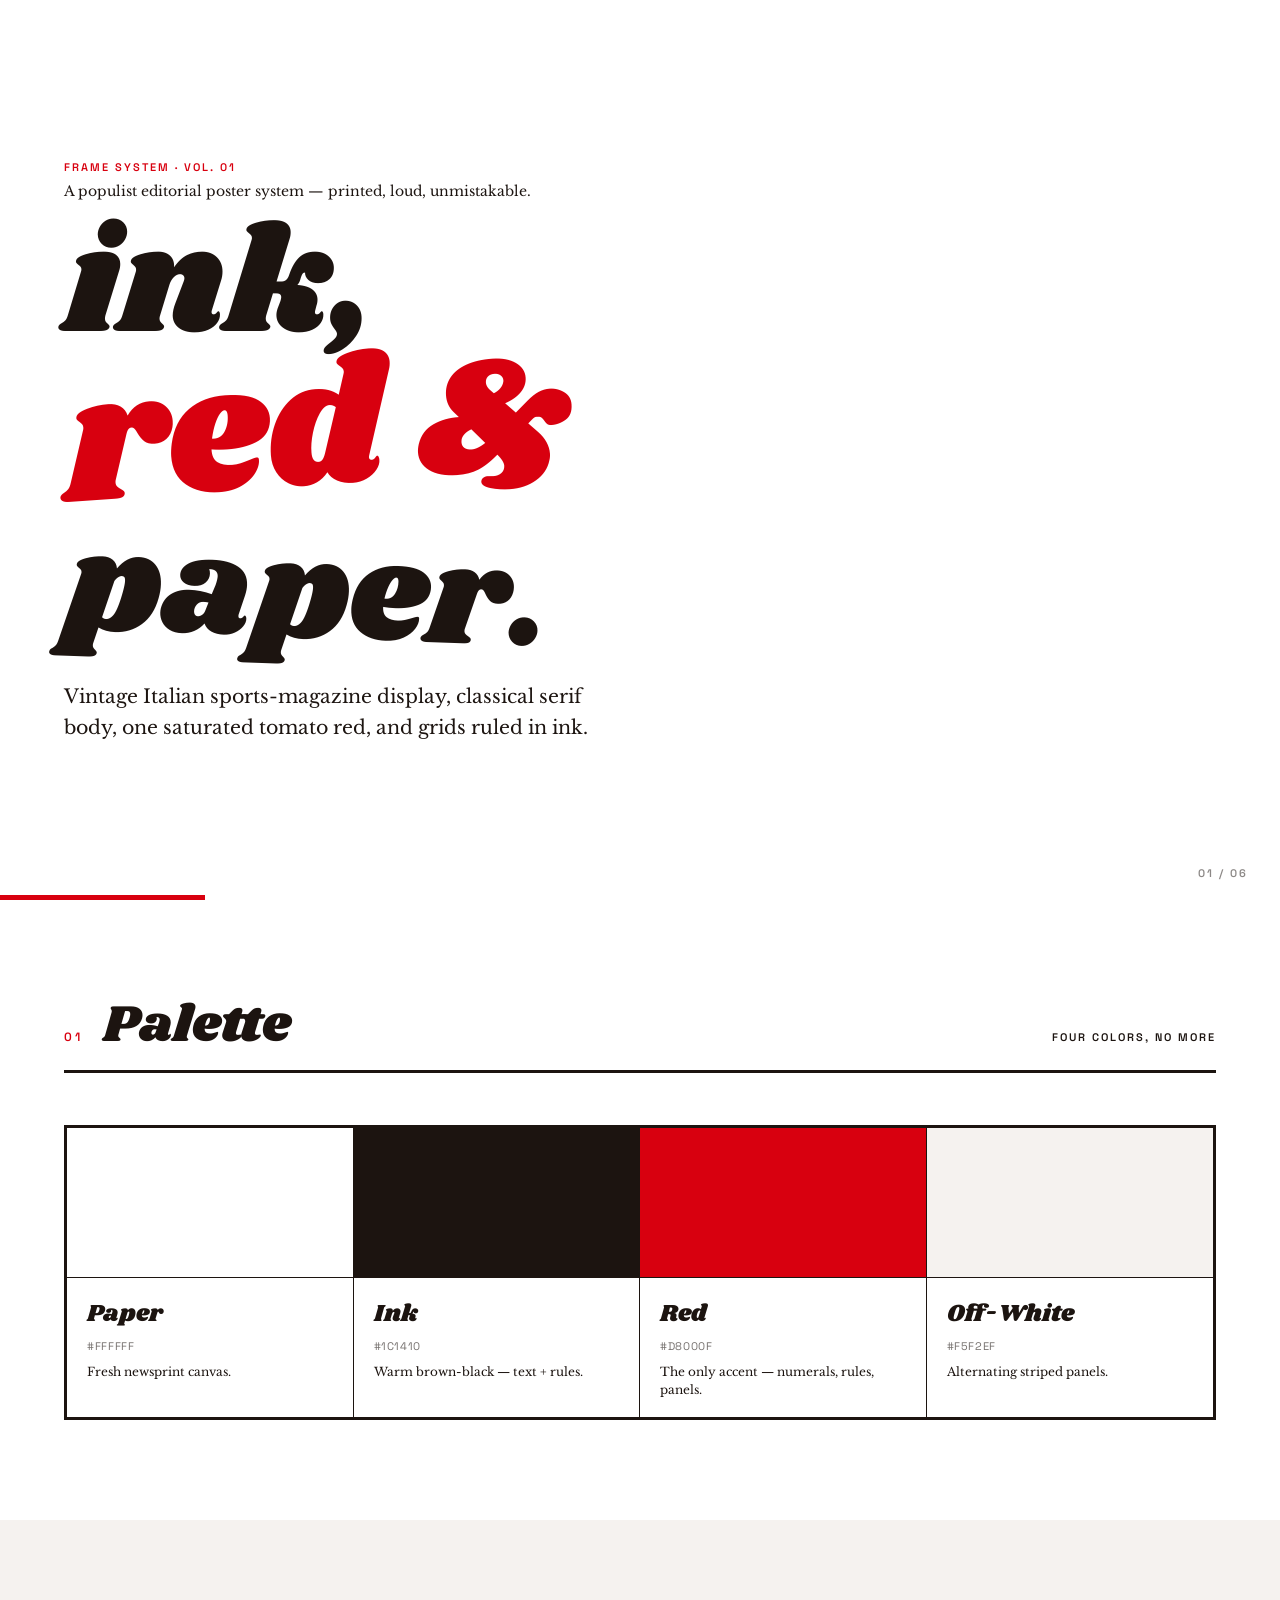
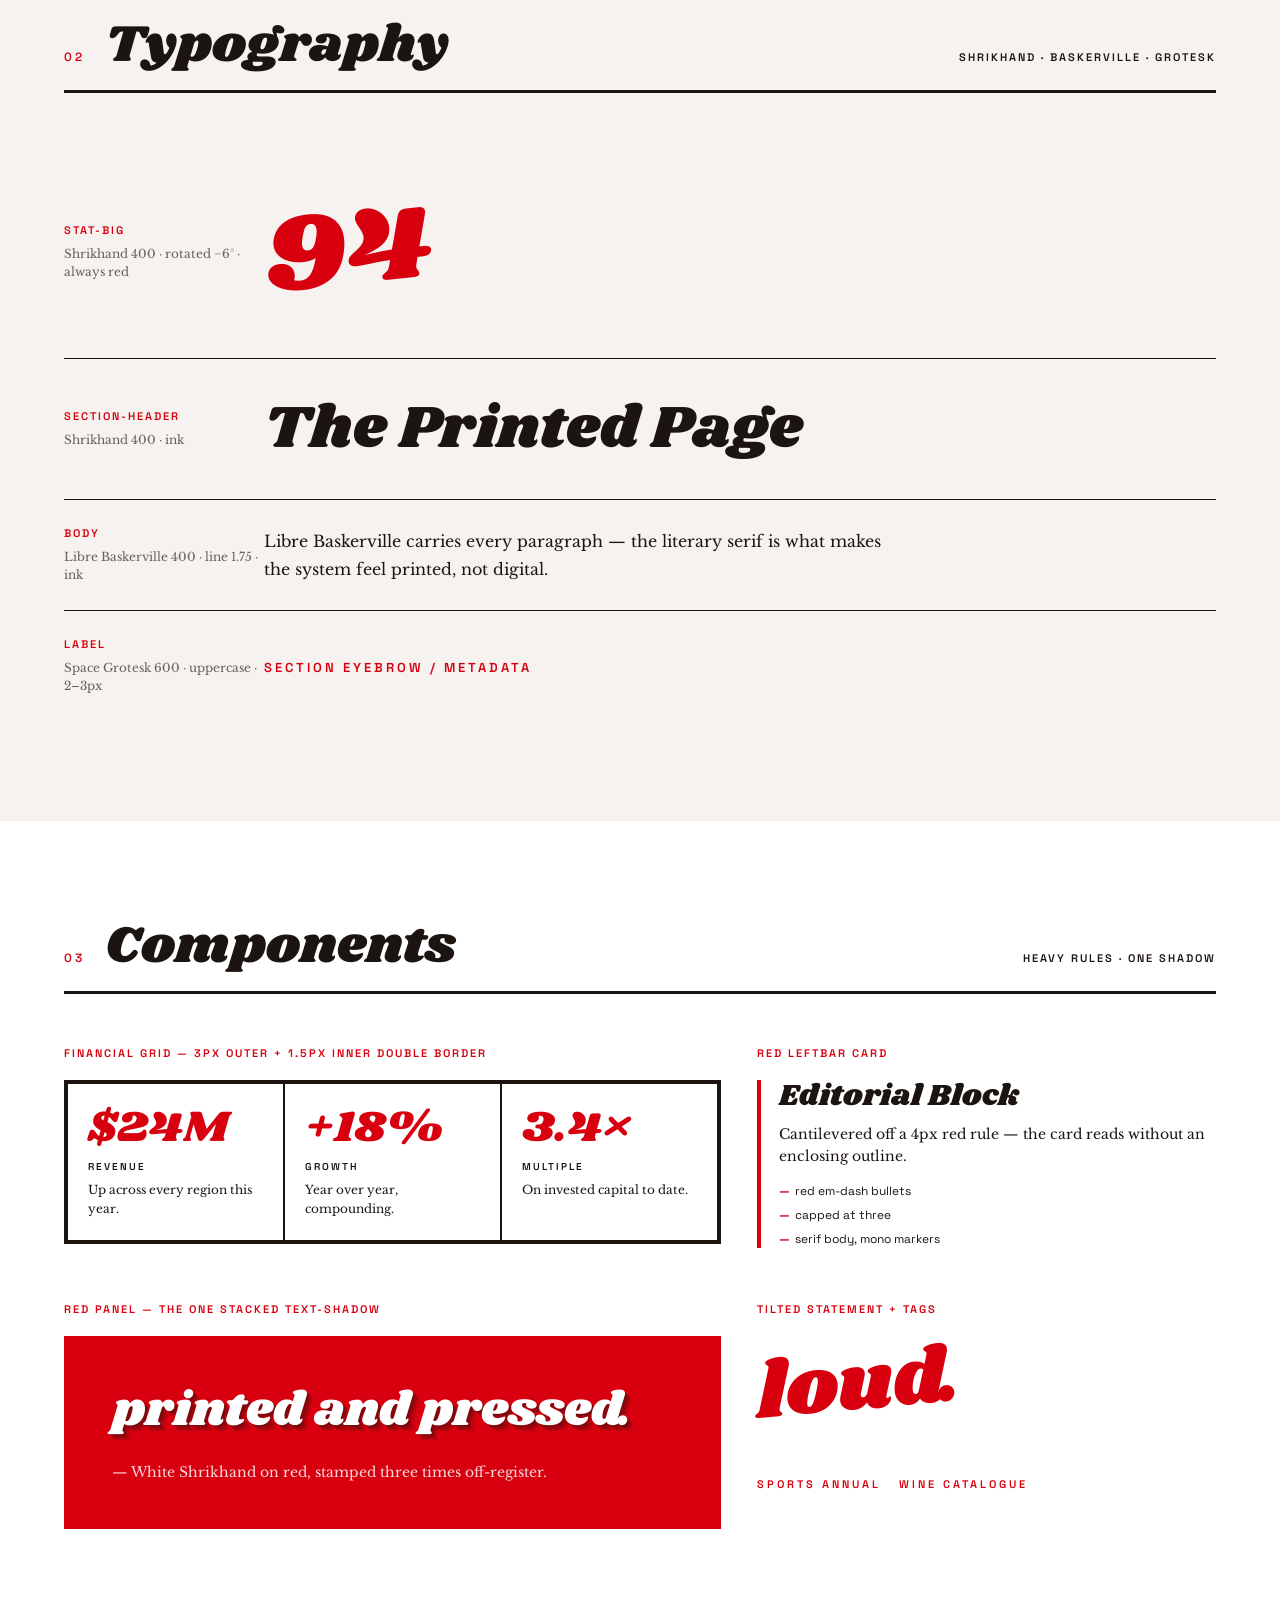
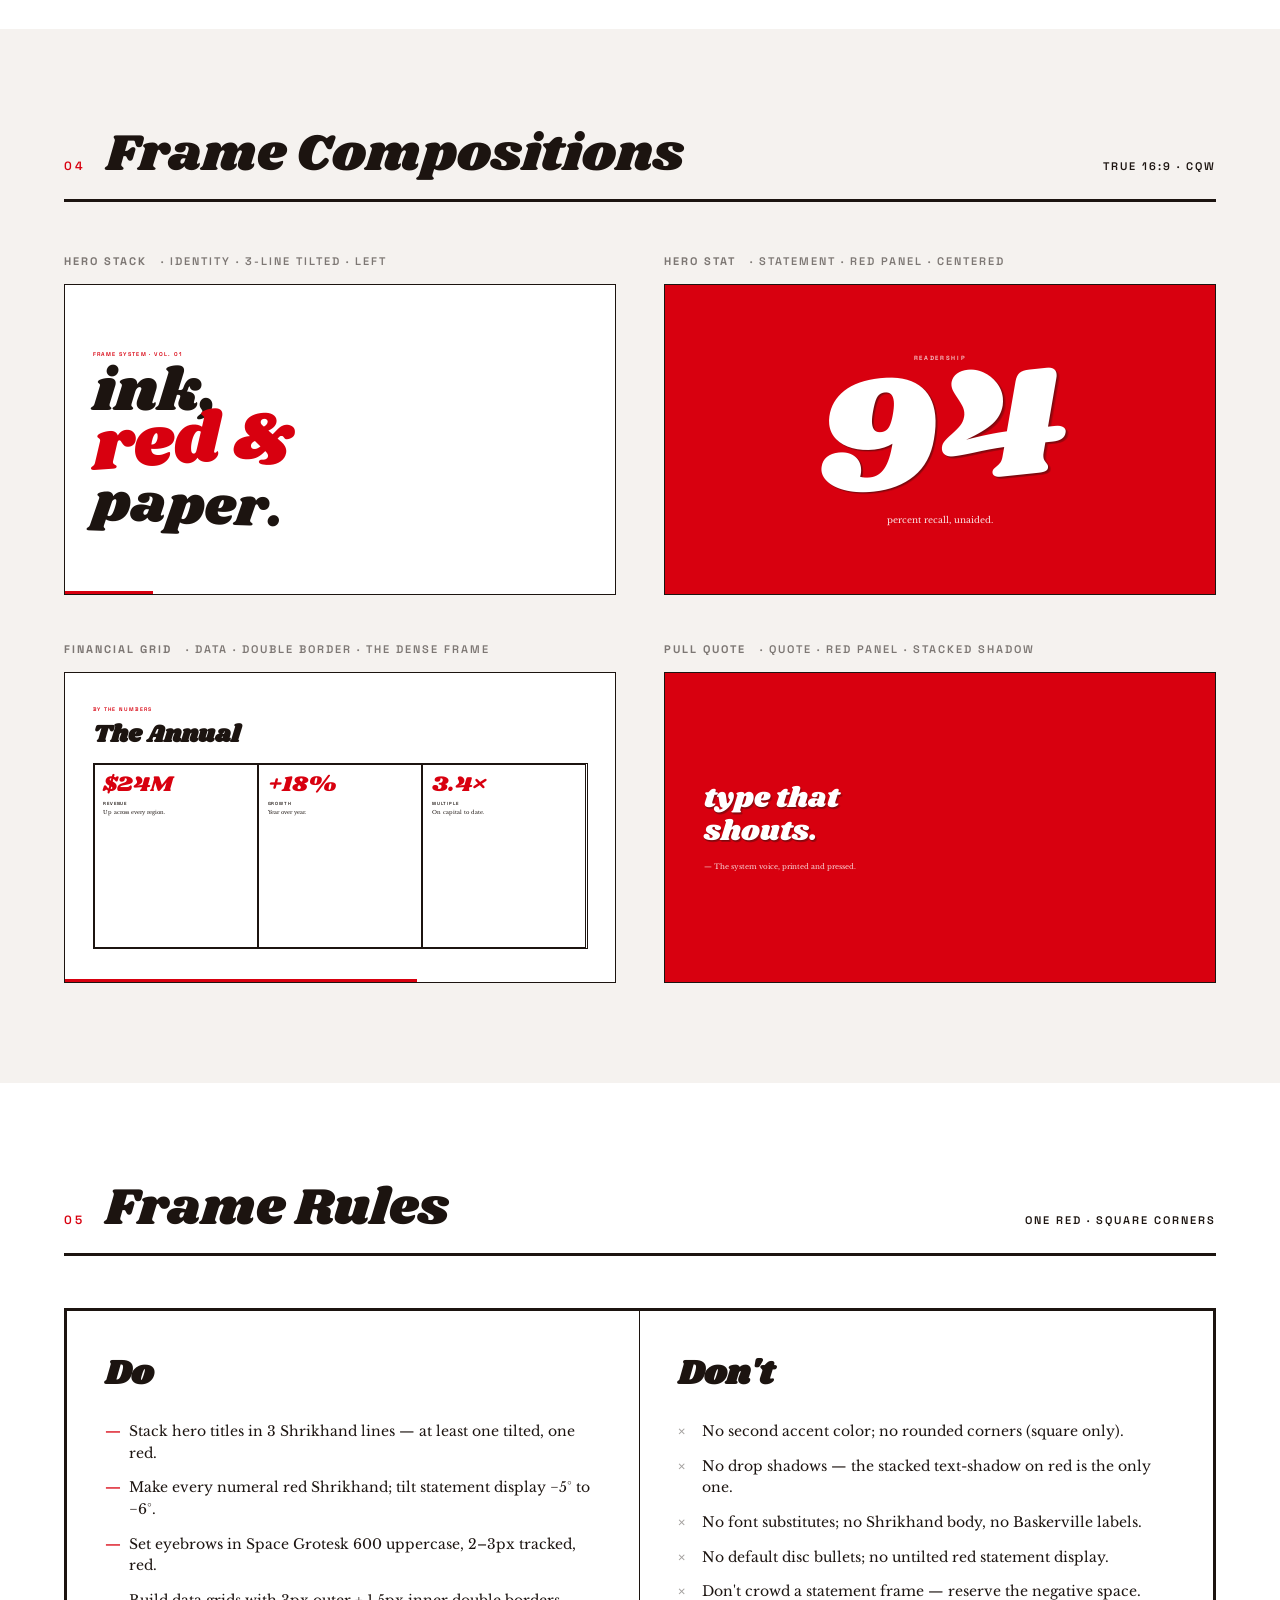
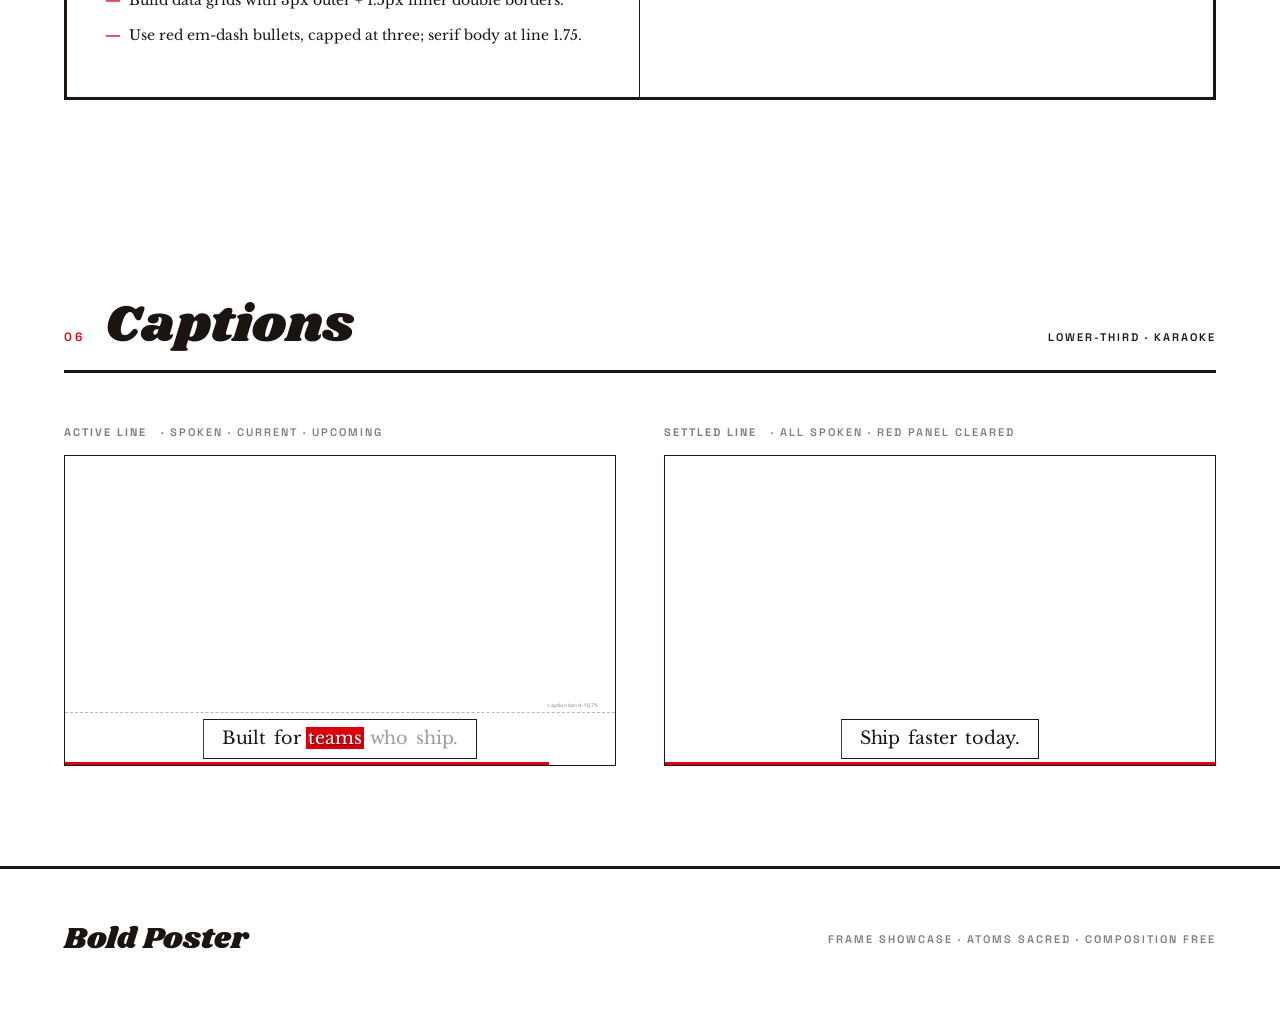
<file: .agents/skills/hyperframes/assets/frame-presets/bold-poster/frame-showcase.html>
<!doctype html>
<html lang="en">
  <head>
    <meta charset="utf-8" />
    <meta name="viewport" content="width=device-width,initial-scale=1" />
    <title>Bold Poster</title>
    <link rel="preconnect" href="https://fonts.googleapis.com" />
    <link rel="preconnect" href="https://fonts.gstatic.com" crossorigin />
    <link
      href="https://fonts.googleapis.com/css2?family=Shrikhand&family=Libre+Baskerville:ital,wght@0,400;0,700;1,400&family=Space+Grotesk:wght@400;600&display=swap"
      rel="stylesheet"
    />
    <style id="ds-tokens">
      :root {
        --bg: #ffffff;
        --dark: #1c1410;
        --red: #d8000f;
        --light: #f5f2ef;
        --disp: "Shrikhand", cursive;
        --body: "Libre Baskerville", serif;
        --mono: "Space Grotesk", sans-serif;
        --stack-shadow:
          2px 2px 0 rgba(28, 20, 16, 0.25), 4px 4px 0 rgba(28, 20, 16, 0.2),
          6px 6px 0 rgba(28, 20, 16, 0.15);
      }
      * {
        margin: 0;
        padding: 0;
        box-sizing: border-box;
      }
      html {
        background: #0c0a08;
      }
      body {
        background: var(--bg);
        color: var(--dark);
        font-family: var(--body);
        -webkit-font-smoothing: antialiased;
      }
      .disp {
        font-family: var(--disp);
        font-weight: 400;
        color: var(--dark);
      }
      .label {
        font-family: var(--mono);
        font-weight: 600;
        text-transform: uppercase;
        letter-spacing: 2px;
        font-size: 11px;
        color: var(--red);
      }

      section {
        padding: 100px 64px;
        position: relative;
      }
      .sec-head {
        display: flex;
        align-items: baseline;
        gap: 20px;
        margin-bottom: 52px;
        border-bottom: 3px solid var(--dark);
        padding-bottom: 18px;
      }
      .sec-head .k {
        font-family: var(--mono);
        font-weight: 600;
        text-transform: uppercase;
        letter-spacing: 3px;
        font-size: 12px;
        color: var(--red);
      }
      .sec-head h2 {
        font-family: var(--disp);
        font-weight: 400;
        font-size: 52px;
        line-height: 1;
        color: var(--dark);
      }
      .sec-head .sp {
        flex: 1;
      }
      .sec-head .n {
        font-family: var(--mono);
        font-weight: 600;
        text-transform: uppercase;
        letter-spacing: 2px;
        font-size: 11px;
        color: var(--dark);
      }

      /* COVER */
      .cover {
        min-height: 100vh;
        padding: 7vh 64px;
        display: flex;
        flex-direction: column;
        justify-content: center;
        position: relative;
      }
      .cover .meta {
        font-family: var(--body);
        font-size: 14px;
        color: var(--dark);
        margin-bottom: 24px;
      }
      .cover .meta .label {
        display: inline-block;
        margin-bottom: 8px;
      }
      .cover .stack h1 {
        font-family: var(--disp);
        font-weight: 400;
        line-height: 0.84;
      }
      .cover .l1 {
        font-size: clamp(60px, 12vw, 150px);
        color: var(--dark);
      }
      .cover .l2 {
        font-size: clamp(72px, 14vw, 180px);
        color: var(--red);
        transform: rotate(-4deg);
        transform-origin: left;
        display: inline-block;
        margin: 4px 0;
      }
      .cover .l3 {
        font-size: clamp(56px, 11vw, 140px);
        color: var(--dark);
        transform: rotate(2deg);
        transform-origin: left;
        display: inline-block;
      }
      .cover .tagline {
        font-family: var(--body);
        font-size: clamp(15px, 1.5vw, 19px);
        line-height: 1.6;
        color: var(--dark);
        max-width: 560px;
        margin-top: 36px;
      }
      .cover .pbar {
        position: absolute;
        bottom: 0;
        left: 0;
        height: 5px;
        width: 16%;
        background: var(--red);
      }
      .cover .counter {
        position: absolute;
        bottom: 20px;
        right: 32px;
        font-family: var(--mono);
        font-weight: 600;
        text-transform: uppercase;
        letter-spacing: 2px;
        font-size: 11px;
        color: var(--dark);
        opacity: 0.5;
      }

      /* PALETTE */
      .swatches {
        display: grid;
        grid-template-columns: repeat(4, 1fr);
        gap: 0;
        border: 3px solid var(--dark);
      }
      .sw {
        border-right: 1.5px solid var(--dark);
      }
      .sw:last-child {
        border-right: 0;
      }
      .sw .chip {
        height: 150px;
        border-bottom: 1.5px solid var(--dark);
      }
      .sw .meta {
        padding: 18px 20px;
      }
      .sw .name {
        font-family: var(--disp);
        font-size: 24px;
        color: var(--dark);
      }
      .sw .hex {
        font-family: var(--mono);
        font-size: 11px;
        letter-spacing: 0.06em;
        color: var(--dark);
        opacity: 0.6;
        margin-top: 8px;
      }
      .sw .role {
        font-family: var(--body);
        font-size: 12px;
        line-height: 1.5;
        color: var(--dark);
        margin-top: 10px;
      }

      /* TYPE */
      .type-row {
        display: grid;
        grid-template-columns: 200px 1fr;
        align-items: center;
        padding: 26px 0;
        border-bottom: 1.5px solid var(--dark);
      }
      .type-row .tok {
        font-family: var(--mono);
        font-weight: 600;
        font-size: 11px;
        letter-spacing: 2px;
        text-transform: uppercase;
        color: var(--red);
      }
      .type-row .m {
        font-family: var(--body);
        font-size: 12px;
        color: var(--dark);
        opacity: 0.65;
        margin-top: 8px;
        line-height: 1.5;
      }
      .type-row .spec {
        overflow: hidden;
      }

      /* COMPONENTS */
      .cnote {
        font-family: var(--mono);
        font-weight: 600;
        text-transform: uppercase;
        letter-spacing: 2px;
        font-size: 11px;
        color: var(--red);
        margin-bottom: 20px;
      }
      .cgrid {
        display: grid;
        grid-template-columns: repeat(12, 1fr);
        gap: 36px;
        margin-bottom: 48px;
      }
      .s4 {
        grid-column: span 4;
      }
      .s5 {
        grid-column: span 5;
      }
      .s6 {
        grid-column: span 6;
      }
      .s7 {
        grid-column: span 7;
      }
      .s8 {
        grid-column: span 8;
      }
      .fingrid {
        border: 3px solid var(--dark);
        display: grid;
        grid-template-columns: repeat(3, 1fr);
      }
      .fingrid .cell {
        border: 1.5px solid var(--dark);
        padding: 22px 20px;
      }
      .fingrid .cell .num {
        font-family: var(--disp);
        font-size: 44px;
        color: var(--red);
        line-height: 1;
      }
      .fingrid .cell .lab {
        font-family: var(--mono);
        font-weight: 600;
        text-transform: uppercase;
        letter-spacing: 2px;
        font-size: 10px;
        color: var(--dark);
        margin-top: 10px;
      }
      .fingrid .cell .bd {
        font-family: var(--body);
        font-size: 12px;
        line-height: 1.55;
        color: var(--dark);
        margin-top: 8px;
      }
      .leftcard {
        border-left: 4px solid var(--red);
        padding-left: 18px;
      }
      .leftcard .t {
        font-family: var(--disp);
        font-size: 30px;
        color: var(--dark);
        line-height: 1.1;
      }
      .leftcard .bd {
        font-family: var(--body);
        font-size: 14px;
        line-height: 1.6;
        color: var(--dark);
        margin-top: 10px;
      }
      .leftcard ul {
        list-style: none;
        margin-top: 14px;
      }
      .leftcard li {
        font-family: var(--mono);
        font-weight: 400;
        font-size: 12px;
        line-height: 1.5;
        color: var(--dark);
        padding-left: 16px;
        position: relative;
        margin-bottom: 6px;
      }
      .leftcard li::before {
        content: "—";
        position: absolute;
        left: 0;
        color: var(--red);
        font-weight: 700;
      }
      .redpanel {
        background: var(--red);
        color: var(--bg);
        padding: 48px;
      }
      .redpanel .q {
        font-family: var(--disp);
        font-size: 48px;
        line-height: 1.15;
        color: var(--bg);
        text-shadow: var(--stack-shadow);
      }
      .redpanel .cite {
        font-family: var(--body);
        font-size: 14px;
        color: var(--bg);
        margin-top: 24px;
        opacity: 0.85;
      }
      .tag {
        display: inline-block;
        font-family: var(--mono);
        font-weight: 600;
        text-transform: uppercase;
        letter-spacing: 3px;
        font-size: 11px;
        color: var(--red);
        border: 0;
        padding: 0;
      }

      /* COMPOSITIONS */
      .gallery {
        display: grid;
        grid-template-columns: 1fr 1fr;
        gap: 48px;
      }
      .fw .flabel {
        display: flex;
        gap: 14px;
        align-items: baseline;
        margin-bottom: 16px;
        font-family: var(--mono);
        font-weight: 600;
        text-transform: uppercase;
        letter-spacing: 2px;
        font-size: 11px;
        color: var(--dark);
        opacity: 0.55;
      }
      .fw .flabel b {
        color: var(--dark);
        opacity: 1;
      }
      .frame {
        aspect-ratio: 16/9;
        container-type: size;
        position: relative;
        overflow: hidden;
        background: var(--bg);
        border: 1.5px solid var(--dark);
      }
      .frame.red {
        background: var(--red);
      }
      .frame.dark {
        background: var(--dark);
      }
      .frame > .body {
        position: absolute;
        inset: 0;
        z-index: 2;
      }
      .frame .pbar {
        position: absolute;
        bottom: 0;
        left: 0;
        height: 0.5cqw;
        background: var(--red);
        z-index: 5;
      }

      /* f1 hero stack */
      .pf1 .body {
        display: flex;
        flex-direction: column;
        justify-content: center;
        padding: 0 5cqw;
      }
      .pf1 .label {
        font-family: var(--mono);
        font-weight: 600;
        text-transform: uppercase;
        letter-spacing: 0.25cqw;
        font-size: 1cqw;
        color: var(--red);
        margin-bottom: 1.6cqw;
      }
      .pf1 h3 {
        font-family: var(--disp);
        font-weight: 400;
        line-height: 0.84;
      }
      .pf1 .a {
        font-size: 11cqw;
        color: var(--dark);
      }
      .pf1 .b {
        font-size: 13cqw;
        color: var(--red);
        transform: rotate(-4deg);
        transform-origin: left;
        display: inline-block;
        margin: 0.3cqw 0;
      }
      .pf1 .c {
        font-size: 10cqw;
        color: var(--dark);
        transform: rotate(2deg);
        transform-origin: left;
        display: inline-block;
      }

      /* f2 stat-big red panel */
      .pf2 {
        background: var(--red);
      }
      .pf2 .body {
        display: flex;
        flex-direction: column;
        justify-content: center;
        align-items: center;
        text-align: center;
        color: var(--bg);
      }
      .pf2 .label {
        font-family: var(--mono);
        font-weight: 600;
        text-transform: uppercase;
        letter-spacing: 0.3cqw;
        font-size: 1.1cqw;
        color: var(--bg);
        opacity: 0.8;
        margin-bottom: 1cqw;
      }
      .pf2 .big {
        font-family: var(--disp);
        font-weight: 400;
        font-size: 30cqw;
        line-height: 0.82;
        color: var(--bg);
        transform: rotate(-6deg);
        text-shadow:
          0.15cqw 0.15cqw 0 rgba(28, 20, 16, 0.25),
          0.3cqw 0.3cqw 0 rgba(28, 20, 16, 0.2),
          0.45cqw 0.45cqw 0 rgba(28, 20, 16, 0.15);
      }
      .pf2 .sub {
        font-family: var(--body);
        font-size: 1.6cqw;
        color: var(--bg);
        margin-top: 2cqw;
        opacity: 0.9;
      }

      /* f3 financial grid */
      .pf3 .body {
        padding: 6cqw 5cqw;
        display: flex;
        flex-direction: column;
      }
      .pf3 .label {
        font-family: var(--mono);
        font-weight: 600;
        text-transform: uppercase;
        letter-spacing: 0.25cqw;
        font-size: 0.95cqw;
        color: var(--red);
        margin-bottom: 0.8cqw;
      }
      .pf3 h3 {
        font-family: var(--disp);
        font-size: 4.4cqw;
        color: var(--dark);
        margin-bottom: 2cqw;
      }
      .pf3 .grid {
        border: 0.3cqw solid var(--dark);
        display: grid;
        grid-template-columns: repeat(3, 1fr);
        flex: 1;
      }
      .pf3 .cell {
        border: 0.15cqw solid var(--dark);
        padding: 1.6cqw;
      }
      .pf3 .cell .num {
        font-family: var(--disp);
        font-size: 4cqw;
        color: var(--red);
        line-height: 1;
      }
      .pf3 .cell .lab {
        font-family: var(--mono);
        font-weight: 600;
        text-transform: uppercase;
        letter-spacing: 0.15cqw;
        font-size: 0.8cqw;
        color: var(--dark);
        margin-top: 0.8cqw;
      }
      .pf3 .cell .bd {
        font-family: var(--body);
        font-size: 0.95cqw;
        line-height: 1.5;
        color: var(--dark);
        margin-top: 0.6cqw;
      }

      /* f4 quote red panel */
      .pf4 {
        background: var(--red);
      }
      .pf4 .body {
        display: flex;
        flex-direction: column;
        justify-content: center;
        padding: 0 7cqw;
        color: var(--bg);
      }
      .pf4 .q {
        font-family: var(--disp);
        font-weight: 400;
        font-size: 5.2cqw;
        line-height: 1.15;
        color: var(--bg);
        text-shadow:
          0.15cqw 0.15cqw 0 rgba(28, 20, 16, 0.25),
          0.3cqw 0.3cqw 0 rgba(28, 20, 16, 0.2),
          0.45cqw 0.45cqw 0 rgba(28, 20, 16, 0.15);
      }
      .pf4 .cite {
        font-family: var(--body);
        font-size: 1.3cqw;
        color: var(--bg);
        opacity: 0.85;
        margin-top: 2.4cqw;
      }

      /* PRINCIPLES */
      .dos {
        display: grid;
        grid-template-columns: 1fr 1fr;
        gap: 0;
        border: 3px solid var(--dark);
      }
      .do-card {
        padding: 38px;
      }
      .do-card.do {
        border-right: 1.5px solid var(--dark);
      }
      .do-card h4 {
        font-family: var(--disp);
        font-size: 34px;
        color: var(--dark);
        margin-bottom: 22px;
      }
      .do-card ul {
        list-style: none;
      }
      .do-card li {
        font-family: var(--body);
        font-size: 14px;
        line-height: 1.55;
        padding-left: 24px;
        position: relative;
        margin-bottom: 13px;
        color: var(--dark);
      }
      .do-card li::before {
        position: absolute;
        left: 0;
        font-weight: 700;
      }
      .do-card.do li::before {
        content: "—";
        color: var(--red);
      }
      .do-card.dont li::before {
        content: "\00d7";
        color: var(--dark);
        opacity: 0.4;
      }

      .foot {
        padding: 48px 64px;
        border-top: 3px solid var(--dark);
        display: flex;
        justify-content: space-between;
        align-items: center;
      }
      .foot .l {
        font-family: var(--disp);
        font-size: 30px;
        color: var(--dark);
      }
      .foot .r {
        font-family: var(--mono);
        font-weight: 600;
        text-transform: uppercase;
        letter-spacing: 2px;
        font-size: 11px;
        color: var(--dark);
        opacity: 0.55;
      }
      @media (max-width: 1100px) {
        .gallery {
          grid-template-columns: 1fr;
        }
        .swatches {
          grid-template-columns: 1fr 1fr;
        }
      }
    </style>
    <link rel="stylesheet" href="https://fonts.googleapis.com/css2?family=Shrikhand&display=swap" />
    <link
      rel="stylesheet"
      href="https://fonts.googleapis.com/css2?family=Libre+Baskerville:ital,wght@0,400;0,700;1,400&display=swap"
    />
    <style id="ft-override">
      :root {
        --primary: #ffffff !important;
        --secondary: #1c1410 !important;
        --tertiary: #f5f2ef !important;
        --accent: #d8000f !important;
        --f-disp: "Shrikhand", sans-serif !important;
        --f-body: "Libre Baskerville", sans-serif !important;
        --bg: #ffffff !important;
        --dark: #1c1410 !important;
        --red: #d8000f !important;
        --light: #f5f2ef !important;
        --disp: "Shrikhand", sans-serif !important;
        --body: "Libre Baskerville", sans-serif !important;
      }
    </style>
  </head>
  <body>
    <!-- COVER -->
    <section class="cover">
      <div class="meta">
        <span class="label">Frame System · Vol. 01</span><br />A populist editorial poster system —
        printed, loud, unmistakable.
      </div>
      <div class="stack">
        <h1 class="l1">ink,</h1>
        <br />
        <h1 class="l2">red &amp;</h1>
        <br />
        <h1 class="l3">paper.</h1>
      </div>
      <div class="tagline">
        Vintage Italian sports-magazine display, classical serif body, one saturated tomato red, and
        grids ruled in ink.
      </div>
      <div class="pbar"></div>
      <div class="counter">01 / 06</div>
    </section>

    <!-- PALETTE -->
    <section>
      <div class="sec-head">
        <span class="k">01</span>
        <h2>Palette</h2>
        <span class="sp"></span><span class="n">Four Colors, No More</span>
      </div>
      <div class="swatches">
        <div class="sw">
          <div
            class="chip"
            style="background: var(--bg); border-bottom: 1.5px solid var(--dark)"
          ></div>
          <div class="meta">
            <div class="name">Paper</div>
            <div class="hex">#FFFFFF</div>
            <div class="role">Fresh newsprint canvas.</div>
          </div>
        </div>
        <div class="sw">
          <div class="chip" style="background: var(--dark)"></div>
          <div class="meta">
            <div class="name">Ink</div>
            <div class="hex">#1C1410</div>
            <div class="role">Warm brown-black — text + rules.</div>
          </div>
        </div>
        <div class="sw">
          <div class="chip" style="background: var(--red)"></div>
          <div class="meta">
            <div class="name">Red</div>
            <div class="hex">#D8000F</div>
            <div class="role">The only accent — numerals, rules, panels.</div>
          </div>
        </div>
        <div class="sw">
          <div class="chip" style="background: var(--light)"></div>
          <div class="meta">
            <div class="name">Off-White</div>
            <div class="hex">#F5F2EF</div>
            <div class="role">Alternating striped panels.</div>
          </div>
        </div>
      </div>
    </section>

    <!-- TYPOGRAPHY -->
    <section style="background: var(--light)">
      <div class="sec-head">
        <span class="k">02</span>
        <h2>Typography</h2>
        <span class="sp"></span><span class="n">Shrikhand · Baskerville · Grotesk</span>
      </div>
      <div class="type-row">
        <div>
          <div class="tok">stat-big</div>
          <div class="m">Shrikhand 400 · rotated −6° · always red</div>
        </div>
        <div class="spec">
          <span
            class="disp"
            style="
              font-size: 110px;
              color: var(--red);
              display: inline-block;
              transform: rotate(-6deg);
            "
            >94</span
          >
        </div>
      </div>
      <div class="type-row">
        <div>
          <div class="tok">section-header</div>
          <div class="m">Shrikhand 400 · ink</div>
        </div>
        <div class="spec"><span class="disp" style="font-size: 60px">The Printed Page</span></div>
      </div>
      <div class="type-row">
        <div>
          <div class="tok">body</div>
          <div class="m">Libre Baskerville 400 · line 1.75 · ink</div>
        </div>
        <div class="spec">
          <p style="font-family: var(--body); font-size: 16px; line-height: 1.75; max-width: 640px">
            Libre Baskerville carries every paragraph — the literary serif is what makes the system
            feel printed, not digital.
          </p>
        </div>
      </div>
      <div class="type-row" style="border-bottom: 0">
        <div>
          <div class="tok">label</div>
          <div class="m">Space Grotesk 600 · uppercase · 2–3px</div>
        </div>
        <div class="spec">
          <span class="label" style="font-size: 13px; letter-spacing: 3px"
            >Section Eyebrow / Metadata</span
          >
        </div>
      </div>
    </section>

    <!-- COMPONENTS -->
    <section>
      <div class="sec-head">
        <span class="k">03</span>
        <h2>Components</h2>
        <span class="sp"></span><span class="n">Heavy Rules · One Shadow</span>
      </div>

      <div class="cgrid">
        <div class="s7">
          <div class="cnote">Financial grid — 3px outer + 1.5px inner double border</div>
          <div class="fingrid">
            <div class="cell">
              <div class="num">$24M</div>
              <div class="lab">Revenue</div>
              <div class="bd">Up across every region this year.</div>
            </div>
            <div class="cell">
              <div class="num">+18%</div>
              <div class="lab">Growth</div>
              <div class="bd">Year over year, compounding.</div>
            </div>
            <div class="cell">
              <div class="num">3.4×</div>
              <div class="lab">Multiple</div>
              <div class="bd">On invested capital to date.</div>
            </div>
          </div>
        </div>
        <div class="s5">
          <div class="cnote">Red leftbar card</div>
          <div class="leftcard">
            <div class="t">Editorial Block</div>
            <div class="bd">
              Cantilevered off a 4px red rule — the card reads without an enclosing outline.
            </div>
            <ul>
              <li>red em-dash bullets</li>
              <li>capped at three</li>
              <li>serif body, mono markers</li>
            </ul>
          </div>
        </div>
      </div>

      <div class="cgrid" style="margin-bottom: 0">
        <div class="s7">
          <div class="cnote">Red panel — the one stacked text-shadow</div>
          <div class="redpanel">
            <div class="q">printed and pressed.</div>
            <div class="cite">— White Shrikhand on red, stamped three times off-register.</div>
          </div>
        </div>
        <div class="s5">
          <div class="cnote">Tilted statement + tags</div>
          <div style="display: flex; flex-direction: column; gap: 24px">
            <span
              class="disp"
              style="
                font-size: 80px;
                color: var(--red);
                transform: rotate(-5deg);
                transform-origin: left;
                display: inline-block;
              "
              >loud.</span
            >
            <div style="display: flex; gap: 18px">
              <span class="tag">Sports Annual</span><span class="tag">Wine Catalogue</span>
            </div>
          </div>
        </div>
      </div>
    </section>

    <!-- COMPOSITIONS -->
    <section style="background: var(--light)">
      <div class="sec-head">
        <span class="k">04</span>
        <h2>Frame Compositions</h2>
        <span class="sp"></span><span class="n">True 16:9 · cqw</span>
      </div>
      <div class="gallery">
        <div class="fw">
          <div class="flabel"><b>Hero Stack</b><span>· identity · 3-line tilted · left</span></div>
          <div class="frame pf1">
            <div class="body">
              <div class="label">Frame System · Vol. 01</div>
              <h3>
                <span class="a">ink,</span><br /><span class="b">red &amp;</span><br /><span
                  class="c"
                  >paper.</span
                >
              </h3>
            </div>
            <div class="pbar" style="width: 16%"></div>
          </div>
        </div>

        <div class="fw">
          <div class="flabel"><b>Hero Stat</b><span>· statement · red panel · centered</span></div>
          <div class="frame red pf2">
            <div class="body">
              <div class="label">Readership</div>
              <div class="big">94</div>
              <div class="sub">percent recall, unaided.</div>
            </div>
            <div class="pbar" style="width: 48%"></div>
          </div>
        </div>

        <div class="fw">
          <div class="flabel">
            <b>Financial Grid</b><span>· data · double border · the dense frame</span>
          </div>
          <div class="frame pf3">
            <div class="body">
              <div class="label">By The Numbers</div>
              <h3>The Annual</h3>
              <div class="grid">
                <div class="cell">
                  <div class="num">$24M</div>
                  <div class="lab">Revenue</div>
                  <div class="bd">Up across every region.</div>
                </div>
                <div class="cell">
                  <div class="num">+18%</div>
                  <div class="lab">Growth</div>
                  <div class="bd">Year over year.</div>
                </div>
                <div class="cell">
                  <div class="num">3.4×</div>
                  <div class="lab">Multiple</div>
                  <div class="bd">On capital to date.</div>
                </div>
              </div>
            </div>
            <div class="pbar" style="width: 64%"></div>
          </div>
        </div>

        <div class="fw">
          <div class="flabel">
            <b>Pull Quote</b><span>· quote · red panel · stacked shadow</span>
          </div>
          <div class="frame red pf4">
            <div class="body">
              <div class="q">type that<br />shouts.</div>
              <div class="cite">— The system voice, printed and pressed.</div>
            </div>
            <div class="pbar" style="width: 82%"></div>
          </div>
        </div>
      </div>
    </section>

    <!-- PRINCIPLES -->
    <section>
      <div class="sec-head">
        <span class="k">05</span>
        <h2>Frame Rules</h2>
        <span class="sp"></span><span class="n">One Red · Square Corners</span>
      </div>
      <div class="dos">
        <div class="do-card do">
          <h4>Do</h4>
          <ul>
            <li>Stack hero titles in 3 Shrikhand lines — at least one tilted, one red.</li>
            <li>Make every numeral red Shrikhand; tilt statement display −5° to −6°.</li>
            <li>Set eyebrows in Space Grotesk 600 uppercase, 2–3px tracked, red.</li>
            <li>Build data grids with 3px outer + 1.5px inner double borders.</li>
            <li>Use red em-dash bullets, capped at three; serif body at line 1.75.</li>
          </ul>
        </div>
        <div class="do-card dont">
          <h4>Don't</h4>
          <ul>
            <li>No second accent color; no rounded corners (square only).</li>
            <li>No drop shadows — the stacked text-shadow on red is the only one.</li>
            <li>No font substitutes; no Shrikhand body, no Baskerville labels.</li>
            <li>No default disc bullets; no untilted red statement display.</li>
            <li>Don't crowd a statement frame — reserve the negative space.</li>
          </ul>
        </div>
      </div>
    </section>

    <!-- CAPTIONS — preview of caption-skin.html (the preset's lower-third karaoke look) -->
    <style>
      /* mirrors caption-skin.html; the skin's --cap-* vocab mapped to this preset's tokens */
      .capdemo {
        --cap-ink: var(--dark);
        --cap-canvas: var(--bg);
        --cap-accent: var(--red);
        --cap-accent-2: var(--light);
      }
      .capdemo .stage {
        position: absolute;
        left: 0;
        right: 0;
        bottom: 0;
        height: 16.67cqh;
        display: flex;
        align-items: center;
        justify-content: center;
        z-index: 4;
      }
      .capdemo .pill {
        max-width: 80cqw;
        padding: 1.4cqw 3cqw 1.7cqw;
        background: var(--cap-canvas);
        border: 1.5px solid var(--cap-ink);
        border-left: 0.35cqw solid var(--cap-accent);
        border-radius: 0;
      }
      .capdemo .line {
        display: flex;
        flex-wrap: wrap;
        justify-content: center;
        gap: 0.1em 0.34em;
        font-family: var(--body);
        font-weight: 400;
        font-size: 3.2cqw;
        line-height: 1.16;
        letter-spacing: -0.01em;
      }
      .capdemo .w {
        display: inline-block;
        padding: 0 0.06em;
        color: color-mix(in srgb, var(--cap-ink) 42%, var(--cap-canvas));
      }
      .capdemo .w.spoken {
        color: var(--cap-ink);
      }
      .capdemo .w.active {
        color: var(--cap-canvas);
        background: var(--cap-accent);
        box-shadow: 0 0 0 0.06em var(--cap-accent);
        text-shadow:
          0.03em 0.03em 0 rgba(28, 20, 16, 0.25),
          0.06em 0.06em 0 rgba(28, 20, 16, 0.2),
          0.09em 0.09em 0 rgba(28, 20, 16, 0.15);
      }
      .capdemo .bandline {
        position: absolute;
        left: 0;
        right: 0;
        bottom: 16.67cqh;
        border-top: 1px dashed rgba(28, 20, 16, 0.3);
        z-index: 3;
      }
      .capdemo .bandtag {
        position: absolute;
        right: 3cqw;
        bottom: calc(16.67cqh + 0.7cqw);
        font-family: var(--mono);
        font-size: 0.95cqw;
        letter-spacing: 0.04em;
        color: var(--dark);
        opacity: 0.5;
        z-index: 4;
      }
    </style>
    <section>
      <div class="sec-head">
        <span class="k">06</span>
        <h2>Captions</h2>
        <span class="sp"></span><span class="n">Lower-third · Karaoke</span>
      </div>
      <div class="gallery">
        <div class="fw">
          <div class="flabel"><b>Active line</b><span>· spoken · current · upcoming</span></div>
          <div class="frame capdemo">
            <div class="bandline"></div>
            <div class="bandtag">caption band · 16.7%</div>
            <div class="stage">
              <div class="pill">
                <div class="line">
                  <span class="w spoken">Built</span>
                  <span class="w spoken">for</span>
                  <span class="w active">teams</span>
                  <span class="w">who</span>
                  <span class="w">ship.</span>
                </div>
              </div>
            </div>
            <div class="pbar" style="width: 88%"></div>
          </div>
        </div>

        <div class="fw">
          <div class="flabel"><b>Settled line</b><span>· all spoken · red panel cleared</span></div>
          <div class="frame capdemo">
            <div class="stage">
              <div class="pill">
                <div class="line">
                  <span class="w spoken">Ship</span>
                  <span class="w spoken">faster</span>
                  <span class="w spoken">today.</span>
                </div>
              </div>
            </div>
            <div class="pbar" style="width: 100%"></div>
          </div>
        </div>
      </div>
    </section>

    <div class="foot">
      <span class="l">Bold Poster</span>
      <span class="r">Frame Showcase · Atoms Sacred · Composition Free</span>
    </div>

    <template id="__bundler_thumbnail">
      <svg viewBox="0 0 100 100" xmlns="http://www.w3.org/2000/svg">
        <rect width="100" height="100" fill="#FFFFFF" />
        <text x="12" y="42" font-family="Georgia" font-weight="700" font-size="26" fill="#1C1410">
          ink
        </text>
        <text
          x="14"
          y="70"
          font-family="Georgia"
          font-weight="700"
          font-size="30"
          fill="#D8000F"
          transform="rotate(-5 14 70)"
        >
          red.
        </text>
        <rect x="0" y="96" width="58" height="4" fill="#D8000F" />
      </svg>
    </template>
  </body>
</html>
</file>
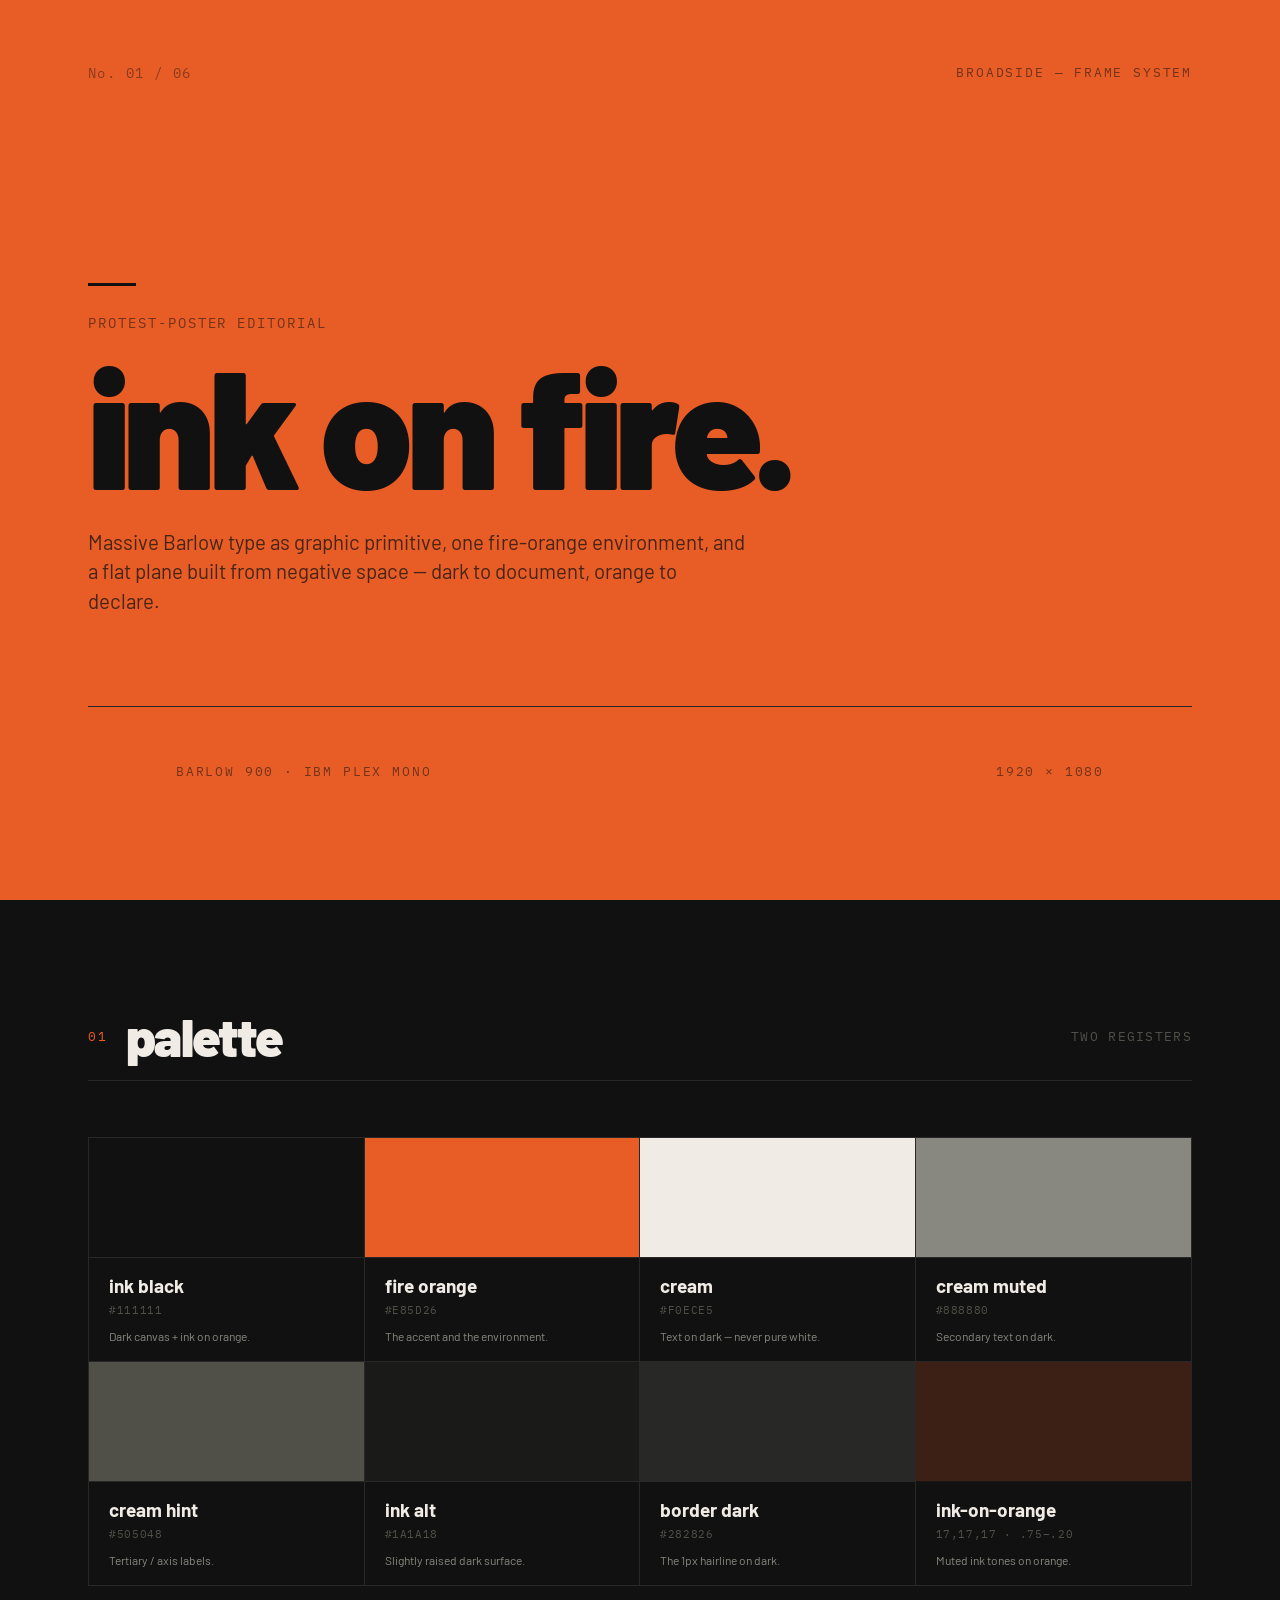
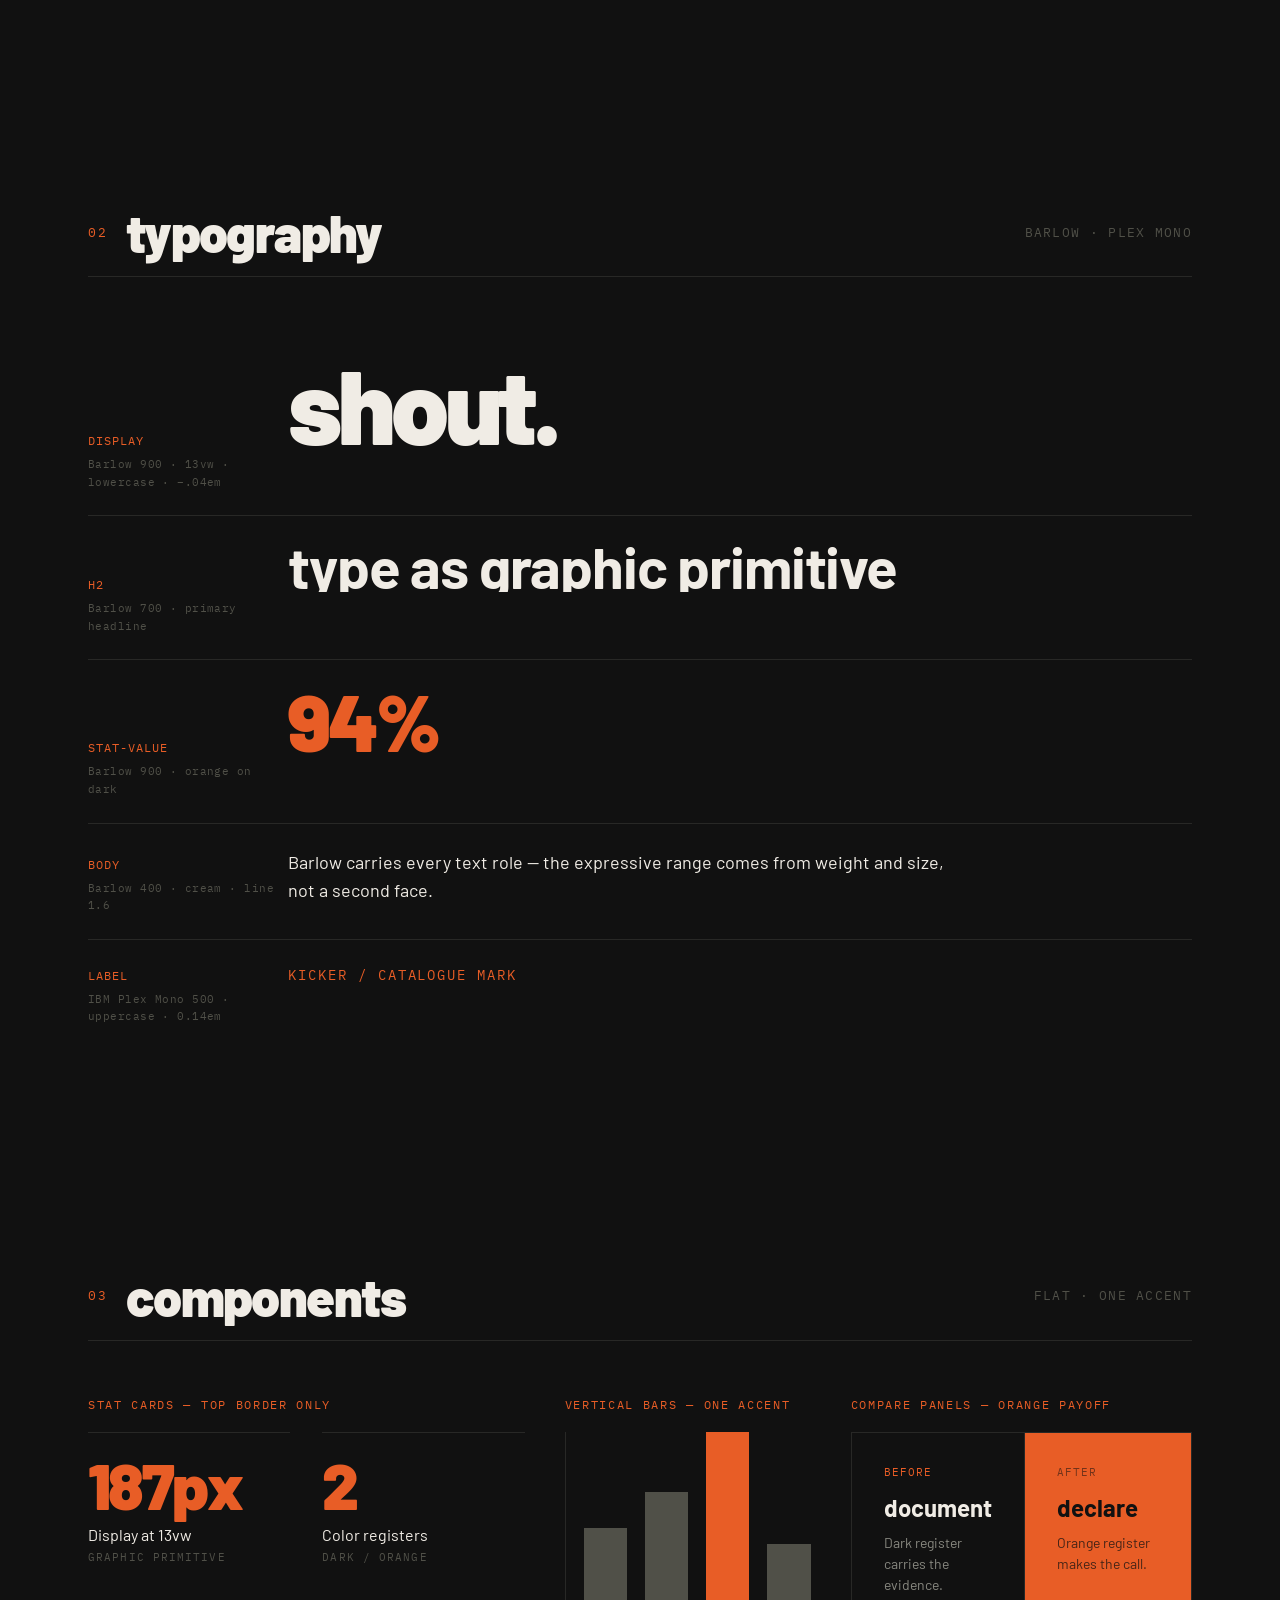
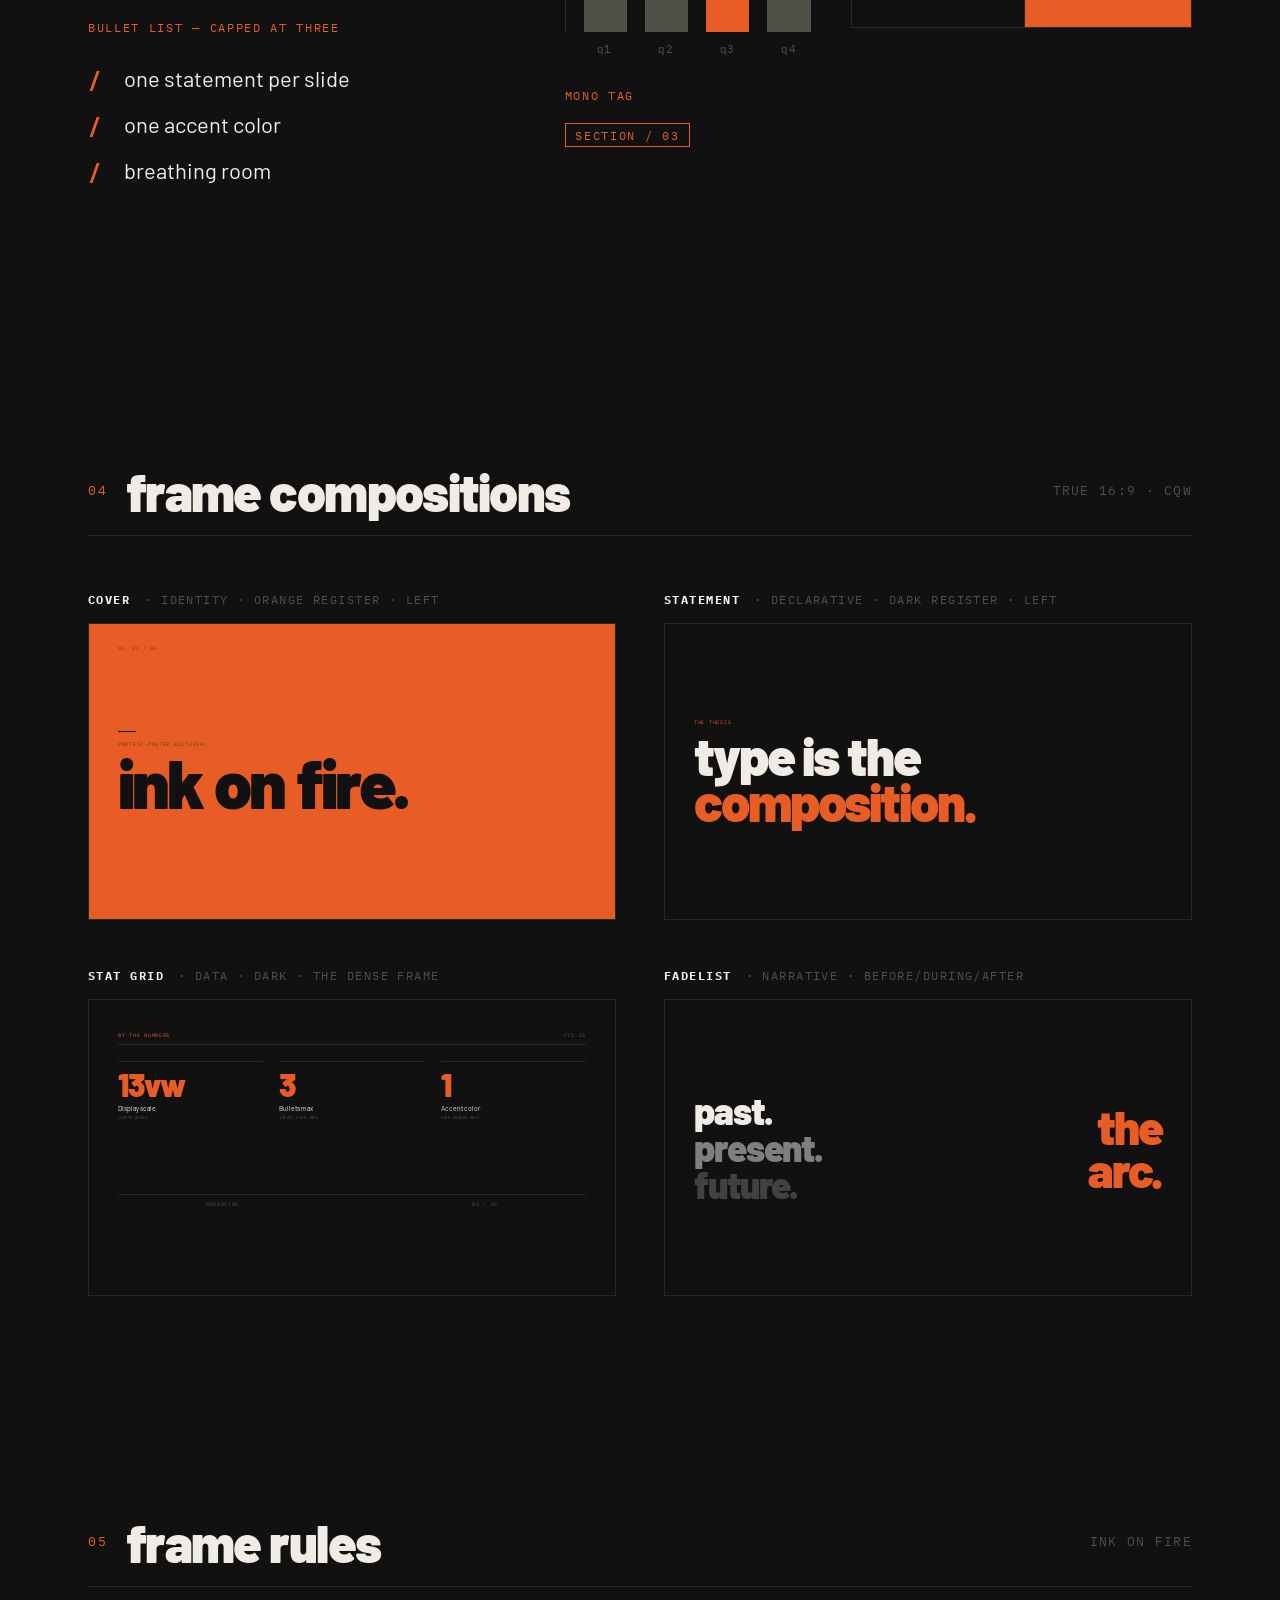
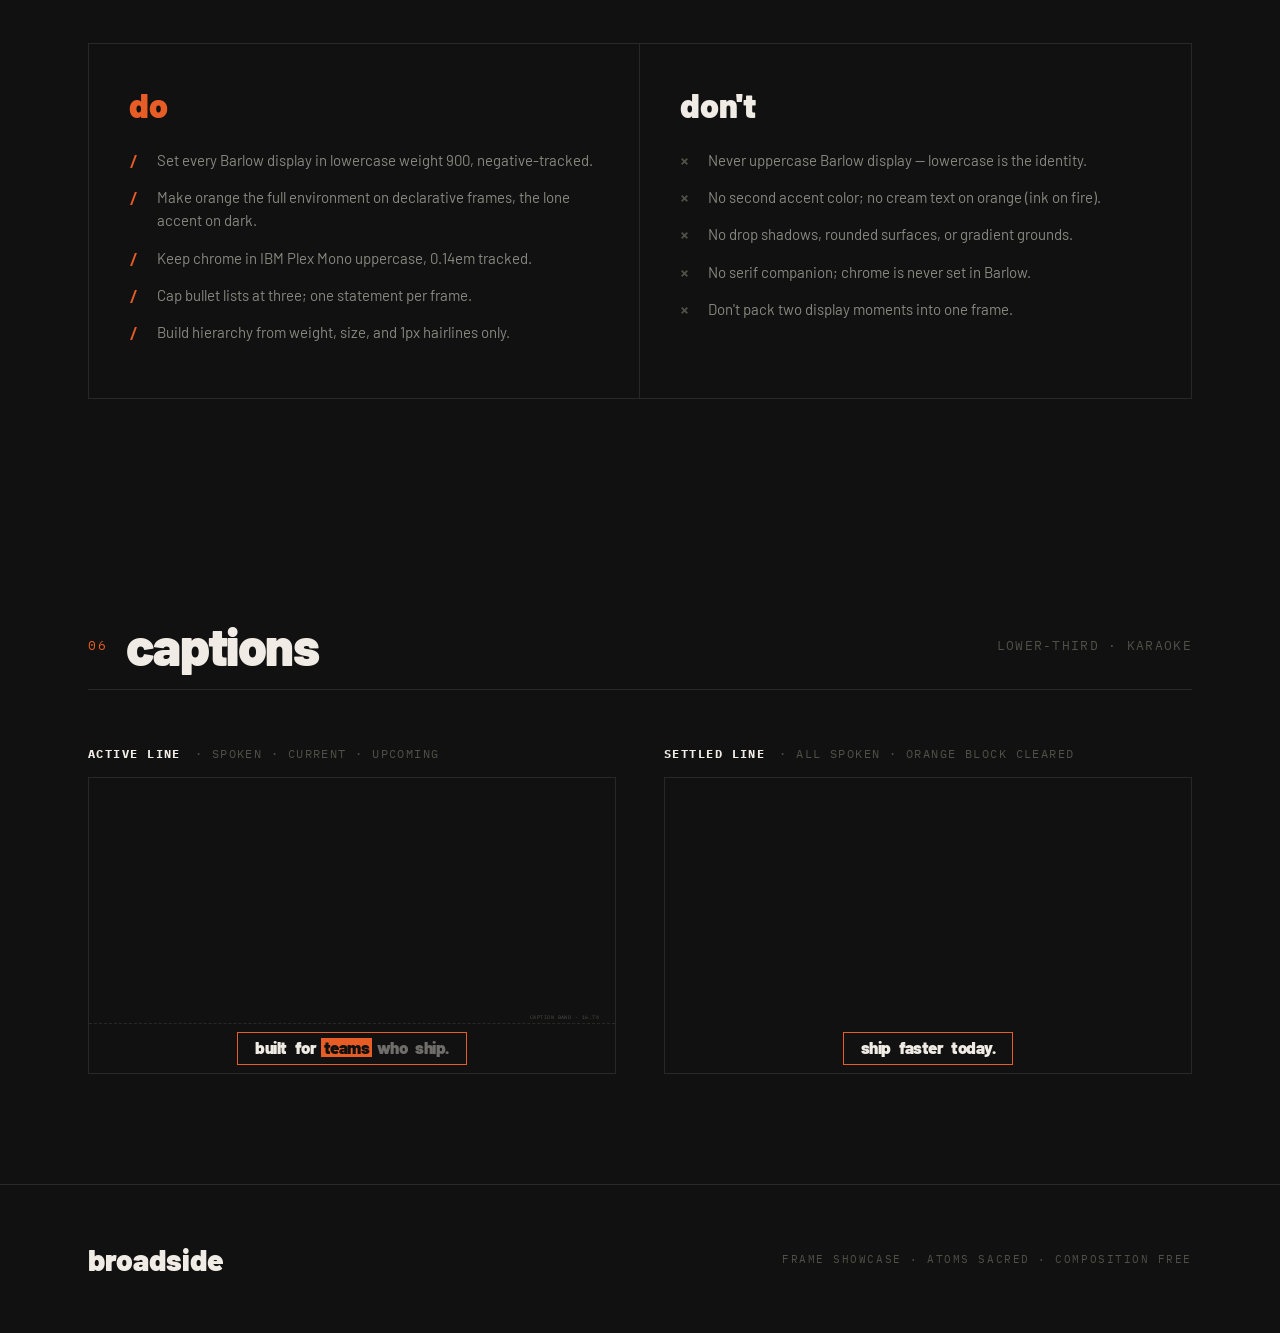
<file: .agents/skills/hyperframes/assets/frame-presets/broadside/frame-showcase.html>
<!doctype html>
<html lang="en">
  <head>
    <meta charset="utf-8" />
    <meta name="viewport" content="width=device-width,initial-scale=1" />
    <title>Broadside</title>
    <link rel="preconnect" href="https://fonts.googleapis.com" />
    <link rel="preconnect" href="https://fonts.gstatic.com" crossorigin />
    <link
      href="https://fonts.googleapis.com/css2?family=Barlow:wght@400;600;700;800;900&family=IBM+Plex+Mono:wght@400;500&display=swap"
      rel="stylesheet"
    />
    <style id="ds-tokens">
      :root {
        --ink: #111111;
        --ink-alt: #1a1a18;
        --orange: #e85d26;
        --cream: #f0ece5;
        --cream-muted: #888880;
        --cream-hint: #505048;
        --border-dark: #282826;
        --on-orange-muted: rgba(17, 17, 17, 0.75);
        --on-orange-hint: rgba(17, 17, 17, 0.55);
        --on-orange-faint: rgba(17, 17, 17, 0.4);
        --on-orange-border: rgba(17, 17, 17, 0.2);
        --sans: "Barlow", sans-serif;
        --mono: "IBM Plex Mono", monospace;
      }
      * {
        margin: 0;
        padding: 0;
        box-sizing: border-box;
      }
      html {
        background: #000;
      }
      body {
        background: var(--ink);
        color: var(--cream);
        font-family: var(--sans);
        -webkit-font-smoothing: antialiased;
      }
      .mono {
        font-family: var(--mono);
        text-transform: uppercase;
        letter-spacing: 0.14em;
      }
      .disp {
        font-family: var(--sans);
        font-weight: 900;
        letter-spacing: -0.04em;
        line-height: 0.9;
      }

      section {
        padding: 110px 88px;
        position: relative;
      }
      .sec-head {
        display: flex;
        align-items: center;
        gap: 18px;
        border-bottom: 1px solid var(--border-dark);
        padding-bottom: 18px;
        margin-bottom: 56px;
      }
      .sec-head .k {
        font-family: var(--mono);
        text-transform: uppercase;
        letter-spacing: 0.14em;
        font-size: 13px;
        color: var(--orange);
      }
      .sec-head h2 {
        font-family: var(--sans);
        font-weight: 900;
        font-size: 52px;
        line-height: 1;
        letter-spacing: -0.03em;
        text-transform: lowercase;
      }
      .sec-head .sp {
        flex: 1;
      }
      .sec-head .num {
        font-family: var(--mono);
        font-size: 13px;
        color: var(--cream-hint);
        letter-spacing: 0.1em;
      }

      /* COVER (orange register) */
      .cover {
        min-height: 100vh;
        background: var(--orange);
        color: var(--ink);
        padding: 80px 88px;
        display: flex;
        flex-direction: column;
        justify-content: center;
        position: relative;
      }
      .cover .topnum {
        position: absolute;
        top: 64px;
        left: 88px;
        font-family: var(--mono);
        font-size: 14px;
        letter-spacing: 0.1em;
        color: rgba(17, 17, 17, 0.45);
      }
      .cover .topmeta {
        position: absolute;
        top: 64px;
        right: 88px;
        font-family: var(--mono);
        text-transform: uppercase;
        letter-spacing: 0.14em;
        font-size: 13px;
        color: var(--on-orange-hint);
      }
      .cover .rule {
        width: 48px;
        height: 3px;
        background: var(--ink);
        margin-bottom: 28px;
      }
      .cover .kick {
        font-family: var(--mono);
        text-transform: uppercase;
        letter-spacing: 0.14em;
        font-size: 14px;
        color: var(--on-orange-hint);
        margin-bottom: 20px;
      }
      .cover h1 {
        font-family: var(--sans);
        font-weight: 900;
        font-size: clamp(80px, 13vw, 210px);
        line-height: 0.86;
        letter-spacing: -0.04em;
        text-transform: lowercase;
      }
      .cover .lead {
        font-family: var(--sans);
        font-weight: 400;
        font-size: clamp(18px, 1.6vw, 26px);
        line-height: 1.45;
        color: var(--on-orange-muted);
        margin-top: 32px;
        max-width: 60%;
      }
      .cover .foot {
        position: absolute;
        bottom: 64px;
        left: 88px;
        right: 88px;
        display: flex;
        justify-content: space-between;
        font-family: var(--mono);
        text-transform: uppercase;
        letter-spacing: 0.14em;
        font-size: 13px;
        color: var(--on-orange-hint);
      }

      /* PALETTE */
      .swatches {
        display: grid;
        grid-template-columns: repeat(4, 1fr);
        gap: 0;
        border: 1px solid var(--border-dark);
      }
      .sw {
        border-right: 1px solid var(--border-dark);
        border-bottom: 1px solid var(--border-dark);
        padding: 0;
      }
      .sw:nth-child(4n) {
        border-right: 0;
      }
      .sw:nth-child(n + 5) {
        border-bottom: 0;
      }
      .sw .chip {
        height: 120px;
        border-bottom: 1px solid var(--border-dark);
      }
      .sw .meta {
        padding: 16px 20px;
      }
      .sw .name {
        font-family: var(--sans);
        font-weight: 700;
        font-size: 19px;
        text-transform: lowercase;
      }
      .sw .hex {
        font-family: var(--mono);
        font-size: 11px;
        letter-spacing: 0.06em;
        color: var(--cream-hint);
        margin-top: 6px;
      }
      .sw .role {
        font-size: 12px;
        line-height: 1.5;
        color: var(--cream-muted);
        margin-top: 10px;
        font-family: var(--sans);
      }

      /* TYPE */
      .type-row {
        display: grid;
        grid-template-columns: 200px 1fr;
        align-items: baseline;
        padding: 24px 0;
        border-bottom: 1px solid var(--border-dark);
      }
      .type-row .tok {
        font-family: var(--mono);
        font-size: 12px;
        letter-spacing: 0.08em;
        color: var(--orange);
        text-transform: uppercase;
      }
      .type-row .m {
        font-family: var(--mono);
        font-size: 11px;
        color: var(--cream-hint);
        margin-top: 8px;
        line-height: 1.6;
        letter-spacing: 0.04em;
      }
      .type-row .spec {
        overflow: hidden;
      }

      /* COMPONENTS */
      .cnote {
        font-family: var(--mono);
        text-transform: uppercase;
        letter-spacing: 0.14em;
        font-size: 12px;
        color: var(--orange);
        margin-bottom: 20px;
      }
      .cgrid {
        display: grid;
        grid-template-columns: repeat(12, 1fr);
        gap: 40px;
        margin-bottom: 52px;
      }
      .s3 {
        grid-column: span 3;
      }
      .s4 {
        grid-column: span 4;
      }
      .s5 {
        grid-column: span 5;
      }
      .s6 {
        grid-column: span 6;
      }
      .s7 {
        grid-column: span 7;
      }
      .statcard {
        border-top: 1px solid var(--border-dark);
        padding: 20px 20px 20px 0;
      }
      .statcard .v {
        font-family: var(--sans);
        font-weight: 900;
        font-size: 64px;
        line-height: 1;
        letter-spacing: -0.04em;
        color: var(--orange);
      }
      .statcard .l {
        font-family: var(--sans);
        font-size: 16px;
        color: var(--cream);
        margin-top: 8px;
      }
      .statcard .n {
        font-family: var(--mono);
        font-size: 11px;
        letter-spacing: 0.1em;
        color: var(--cream-hint);
        margin-top: 6px;
        text-transform: uppercase;
      }
      .blist {
        list-style: none;
      }
      .blist li {
        font-family: var(--sans);
        font-weight: 400;
        font-size: 22px;
        color: var(--cream);
        padding: 10px 0 10px 36px;
        position: relative;
      }
      .blist li::before {
        content: "/";
        position: absolute;
        left: 0;
        font-family: var(--mono);
        font-weight: 700;
        color: var(--orange);
      }
      .tag {
        display: inline-block;
        font-family: var(--mono);
        text-transform: uppercase;
        letter-spacing: 0.14em;
        font-size: 12px;
        color: var(--orange);
        border: 1px solid var(--orange);
        padding: 0.3em 0.8em;
      }
      .barchart {
        display: flex;
        align-items: flex-end;
        gap: 18px;
        height: 200px;
        border-left: 1px solid var(--border-dark);
        padding-left: 18px;
      }
      .barchart .bar {
        flex: 1;
        background: var(--cream-hint);
      }
      .barchart .bar.accent {
        background: var(--orange);
      }
      .barlabels {
        display: flex;
        gap: 18px;
        padding-left: 18px;
        margin-top: 10px;
      }
      .barlabels span {
        flex: 1;
        text-align: center;
        font-family: var(--mono);
        font-size: 11px;
        letter-spacing: 0.08em;
        color: var(--cream-hint);
      }
      .compare {
        display: grid;
        grid-template-columns: 1fr 1fr;
        border: 1px solid var(--border-dark);
      }
      .compare .l {
        padding: 32px;
        border-right: 1px solid var(--border-dark);
      }
      .compare .r {
        padding: 32px;
        background: var(--orange);
        color: var(--ink);
      }
      .compare .ch {
        font-family: var(--sans);
        font-weight: 700;
        font-size: 24px;
        text-transform: lowercase;
      }
      .compare .cl {
        font-family: var(--mono);
        font-size: 11px;
        letter-spacing: 0.1em;
        text-transform: uppercase;
        margin-bottom: 14px;
      }
      .compare .l .cl {
        color: var(--orange);
      }
      .compare .r .cl {
        color: var(--on-orange-hint);
      }
      .compare .cx {
        font-size: 14px;
        line-height: 1.5;
        margin-top: 10px;
      }
      .compare .l .cx {
        color: var(--cream-muted);
      }
      .compare .r .cx {
        color: var(--on-orange-muted);
      }

      /* COMPOSITIONS */
      .gallery {
        display: grid;
        grid-template-columns: 1fr 1fr;
        gap: 48px;
      }
      .fw .flabel {
        display: flex;
        gap: 14px;
        align-items: baseline;
        margin-bottom: 16px;
        font-family: var(--mono);
        text-transform: uppercase;
        letter-spacing: 0.12em;
        font-size: 12px;
        color: var(--cream-hint);
      }
      .fw .flabel b {
        color: var(--cream);
      }
      .frame {
        aspect-ratio: 16/9;
        container-type: size;
        position: relative;
        overflow: hidden;
        background: var(--ink);
        border: 1px solid var(--border-dark);
      }
      .frame.orange {
        background: var(--orange);
      }
      .frame > .body {
        position: absolute;
        inset: 0;
        z-index: 2;
      }

      /* f1 cover orange */
      .bf1 .body {
        display: flex;
        flex-direction: column;
        justify-content: center;
        padding: 0 5.5cqw;
        color: var(--ink);
      }
      .bf1 .topnum {
        position: absolute;
        top: 4cqw;
        left: 5.5cqw;
        font-family: var(--mono);
        font-size: 1cqw;
        letter-spacing: 0.1em;
        color: rgba(17, 17, 17, 0.45);
        z-index: 3;
      }
      .bf1 .rule {
        width: 3.4cqw;
        height: 0.22cqw;
        background: var(--ink);
        margin-bottom: 1.6cqw;
      }
      .bf1 .kick {
        font-family: var(--mono);
        text-transform: uppercase;
        letter-spacing: 0.14em;
        font-size: 1cqw;
        color: var(--on-orange-hint);
        margin-bottom: 1.4cqw;
      }
      .bf1 h3 {
        font-family: var(--sans);
        font-weight: 900;
        font-size: 13cqw;
        line-height: 0.84;
        letter-spacing: -0.04em;
        text-transform: lowercase;
      }

      /* f2 statement dark */
      .bf2 .body {
        display: flex;
        flex-direction: column;
        justify-content: center;
        padding: 0 5.5cqw;
      }
      .bf2 .kick {
        font-family: var(--mono);
        text-transform: uppercase;
        letter-spacing: 0.14em;
        font-size: 1cqw;
        color: var(--orange);
        margin-bottom: 1.6cqw;
      }
      .bf2 h3 {
        font-family: var(--sans);
        font-weight: 900;
        font-size: 10cqw;
        line-height: 0.86;
        letter-spacing: -0.04em;
        text-transform: lowercase;
        color: var(--cream);
      }
      .bf2 h3 em {
        font-style: normal;
        color: var(--orange);
      }

      /* f3 stats dark */
      .bf3 .body {
        padding: 6cqw 5.5cqw;
        display: flex;
        flex-direction: column;
      }
      .bf3 .top {
        display: flex;
        justify-content: space-between;
        border-bottom: 1px solid var(--border-dark);
        padding-bottom: 1.2cqw;
        margin-bottom: 3cqw;
        font-family: var(--mono);
        text-transform: uppercase;
        letter-spacing: 0.14em;
        font-size: 1cqw;
        color: var(--cream-hint);
      }
      .bf3 .top .k {
        color: var(--orange);
      }
      .bf3 .row {
        display: grid;
        grid-template-columns: repeat(3, 1fr);
        gap: 3cqw;
      }
      .bf3 .sc {
        border-top: 1px solid var(--border-dark);
        padding-top: 1.4cqw;
      }
      .bf3 .sc .v {
        font-family: var(--sans);
        font-weight: 900;
        font-size: 6cqw;
        line-height: 1;
        letter-spacing: -0.04em;
        color: var(--orange);
      }
      .bf3 .sc .l {
        font-family: var(--sans);
        font-size: 1.3cqw;
        color: var(--cream);
        margin-top: 0.6cqw;
      }
      .bf3 .sc .n {
        font-family: var(--mono);
        font-size: 0.85cqw;
        letter-spacing: 0.1em;
        color: var(--cream-hint);
        margin-top: 0.5cqw;
        text-transform: uppercase;
      }
      .bf3 .foot {
        margin-top: auto;
        display: flex;
        justify-content: space-between;
        border-top: 1px solid var(--border-dark);
        padding-top: 1.2cqw;
        font-family: var(--mono);
        text-transform: uppercase;
        letter-spacing: 0.14em;
        font-size: 0.9cqw;
        color: var(--cream-hint);
      }

      /* f4 fadelist */
      .bf4 {
        background: var(--ink);
      }
      .bf4 .body {
        display: grid;
        grid-template-columns: 1fr 1fr;
        align-items: center;
        padding: 0 5.5cqw;
        gap: 3cqw;
      }
      .bf4 .stack div {
        font-family: var(--sans);
        font-weight: 900;
        font-size: 7cqw;
        line-height: 1;
        letter-spacing: -0.03em;
        text-transform: lowercase;
        color: var(--cream);
      }
      .bf4 .stack div:nth-child(2) {
        opacity: 0.5;
      }
      .bf4 .stack div:nth-child(3) {
        opacity: 0.22;
      }
      .bf4 .title {
        font-family: var(--sans);
        font-weight: 900;
        font-size: 9cqw;
        line-height: 0.9;
        letter-spacing: -0.04em;
        text-transform: lowercase;
        color: var(--orange);
        text-align: right;
      }

      /* PRINCIPLES */
      .dos {
        display: grid;
        grid-template-columns: 1fr 1fr;
        gap: 0;
        border: 1px solid var(--border-dark);
      }
      .do-card {
        padding: 40px;
      }
      .do-card.do {
        border-right: 1px solid var(--border-dark);
      }
      .do-card h4 {
        font-family: var(--sans);
        font-weight: 900;
        font-size: 34px;
        text-transform: lowercase;
        margin-bottom: 24px;
      }
      .do-card.do h4 {
        color: var(--orange);
      }
      .do-card ul {
        list-style: none;
      }
      .do-card li {
        font-family: var(--sans);
        font-size: 15px;
        line-height: 1.55;
        padding-left: 28px;
        position: relative;
        margin-bottom: 14px;
        color: var(--cream-muted);
      }
      .do-card li::before {
        content: "/";
        position: absolute;
        left: 0;
        font-family: var(--mono);
        font-weight: 700;
        color: var(--orange);
      }
      .do-card.dont li::before {
        content: "\00d7";
        color: var(--cream-hint);
      }

      .foot {
        padding: 56px 88px;
        border-top: 1px solid var(--border-dark);
        display: flex;
        justify-content: space-between;
        align-items: center;
      }
      .foot .l {
        font-family: var(--sans);
        font-weight: 900;
        font-size: 30px;
        text-transform: lowercase;
      }
      .foot .r {
        font-family: var(--mono);
        text-transform: uppercase;
        letter-spacing: 0.14em;
        font-size: 11px;
        color: var(--cream-hint);
      }
      @media (max-width: 1100px) {
        .gallery {
          grid-template-columns: 1fr;
        }
        .swatches {
          grid-template-columns: 1fr 1fr;
        }
      }
    </style>
    <link
      rel="stylesheet"
      href="https://fonts.googleapis.com/css2?family=Barlow:wght@400;600;700&display=swap"
    />
    <link
      rel="stylesheet"
      href="https://fonts.googleapis.com/css2?family=IBM+Plex+Mono:wght@400;500;600&display=swap"
    />
    <style id="ft-override">
      :root {
        --primary: #f0ece5 !important;
        --secondary: #111111 !important;
        --tertiary: #282826 !important;
        --accent: #e85d26 !important;
        --f-disp: "Barlow", sans-serif !important;
        --f-body: "IBM Plex Mono", sans-serif !important;
        --ink: #111111 !important;
        --orange: #e85d26 !important;
        --cream: #f0ece5 !important;
        --border-dark: #282826 !important;
        --sans: "Barlow", sans-serif !important;
        --mono: "IBM Plex Mono", sans-serif !important;
        --ink-alt: #1a1a18 !important;
        --cream-muted: #888880 !important;
        --cream-hint: #505048 !important;
        --on-orange-muted: rgba(17, 17, 17, 0.75) !important;
        --on-orange-hint: rgba(17, 17, 17, 0.55) !important;
        --on-orange-faint: rgba(17, 17, 17, 0.4) !important;
        --on-orange-border: rgba(17, 17, 17, 0.2) !important;
      }
    </style>
  </head>
  <body>
    <!-- COVER -->
    <section class="cover">
      <div class="topnum">No. 01 / 06</div>
      <div class="topmeta">Broadside — Frame System</div>
      <div class="rule"></div>
      <div class="kick">Protest-Poster Editorial</div>
      <h1>ink on fire.</h1>
      <div class="lead">
        Massive Barlow type as graphic primitive, one fire-orange environment, and a flat plane
        built from negative space — dark to document, orange to declare.
      </div>
      <div class="foot"><span>Barlow 900 · IBM Plex Mono</span><span>1920 × 1080</span></div>
    </section>

    <!-- PALETTE -->
    <section>
      <div class="sec-head">
        <span class="k">01</span>
        <h2>palette</h2>
        <span class="sp"></span><span class="num">TWO REGISTERS</span>
      </div>
      <div class="swatches">
        <div class="sw">
          <div class="chip" style="background: var(--ink)"></div>
          <div class="meta">
            <div class="name">ink black</div>
            <div class="hex">#111111</div>
            <div class="role">Dark canvas + ink on orange.</div>
          </div>
        </div>
        <div class="sw">
          <div class="chip" style="background: var(--orange)"></div>
          <div class="meta">
            <div class="name">fire orange</div>
            <div class="hex">#E85D26</div>
            <div class="role">The accent and the environment.</div>
          </div>
        </div>
        <div class="sw">
          <div class="chip" style="background: var(--cream)"></div>
          <div class="meta">
            <div class="name">cream</div>
            <div class="hex">#F0ECE5</div>
            <div class="role">Text on dark — never pure white.</div>
          </div>
        </div>
        <div class="sw">
          <div class="chip" style="background: var(--cream-muted)"></div>
          <div class="meta">
            <div class="name">cream muted</div>
            <div class="hex">#888880</div>
            <div class="role">Secondary text on dark.</div>
          </div>
        </div>
        <div class="sw">
          <div class="chip" style="background: var(--cream-hint)"></div>
          <div class="meta">
            <div class="name">cream hint</div>
            <div class="hex">#505048</div>
            <div class="role">Tertiary / axis labels.</div>
          </div>
        </div>
        <div class="sw">
          <div class="chip" style="background: var(--ink-alt)"></div>
          <div class="meta">
            <div class="name">ink alt</div>
            <div class="hex">#1A1A18</div>
            <div class="role">Slightly raised dark surface.</div>
          </div>
        </div>
        <div class="sw">
          <div class="chip" style="background: var(--border-dark)"></div>
          <div class="meta">
            <div class="name">border dark</div>
            <div class="hex">#282826</div>
            <div class="role">The 1px hairline on dark.</div>
          </div>
        </div>
        <div class="sw">
          <div class="chip" style="background: var(--orange); opacity: 0.2"></div>
          <div class="meta">
            <div class="name">ink-on-orange</div>
            <div class="hex">17,17,17 · .75–.20</div>
            <div class="role">Muted ink tones on orange.</div>
          </div>
        </div>
      </div>
    </section>

    <!-- TYPOGRAPHY -->
    <section>
      <div class="sec-head">
        <span class="k">02</span>
        <h2>typography</h2>
        <span class="sp"></span><span class="num">BARLOW · PLEX MONO</span>
      </div>
      <div class="type-row">
        <div>
          <div class="tok">display</div>
          <div class="m">Barlow 900 · 13vw · lowercase · −.04em</div>
        </div>
        <div class="spec"><span class="disp" style="font-size: 104px">shout.</span></div>
      </div>
      <div class="type-row">
        <div>
          <div class="tok">h2</div>
          <div class="m">Barlow 700 · primary headline</div>
        </div>
        <div class="spec">
          <span class="disp" style="font-weight: 700; font-size: 58px; letter-spacing: -0.02em"
            >type as graphic primitive</span
          >
        </div>
      </div>
      <div class="type-row">
        <div>
          <div class="tok">stat-value</div>
          <div class="m">Barlow 900 · orange on dark</div>
        </div>
        <div class="spec">
          <span class="disp" style="font-size: 80px; color: var(--orange)">94%</span>
        </div>
      </div>
      <div class="type-row">
        <div>
          <div class="tok">body</div>
          <div class="m">Barlow 400 · cream · line 1.6</div>
        </div>
        <div class="spec">
          <p style="font-size: 18px; line-height: 1.6; max-width: 660px; color: var(--cream)">
            Barlow carries every text role — the expressive range comes from weight and size, not a
            second face.
          </p>
        </div>
      </div>
      <div class="type-row" style="border-bottom: 0">
        <div>
          <div class="tok">label</div>
          <div class="m">IBM Plex Mono 500 · uppercase · 0.14em</div>
        </div>
        <div class="spec">
          <span class="mono" style="font-size: 14px; color: var(--orange)"
            >Kicker / Catalogue Mark</span
          >
        </div>
      </div>
    </section>

    <!-- COMPONENTS -->
    <section>
      <div class="sec-head">
        <span class="k">03</span>
        <h2>components</h2>
        <span class="sp"></span><span class="num">FLAT · ONE ACCENT</span>
      </div>

      <div class="cgrid">
        <div class="s5">
          <div class="cnote">Stat cards — top border only</div>
          <div style="display: grid; grid-template-columns: 1fr 1fr; gap: 32px">
            <div class="statcard">
              <div class="v">187px</div>
              <div class="l">Display at 13vw</div>
              <div class="n">Graphic primitive</div>
            </div>
            <div class="statcard">
              <div class="v">2</div>
              <div class="l">Color registers</div>
              <div class="n">Dark / orange</div>
            </div>
          </div>
          <div class="cnote" style="margin-top: 36px">Bullet list — capped at three</div>
          <ul class="blist">
            <li>one statement per slide</li>
            <li>one accent color</li>
            <li>breathing room</li>
          </ul>
        </div>
        <div class="s3">
          <div class="cnote">Vertical bars — one accent</div>
          <div class="barchart">
            <div class="bar" style="height: 52%"></div>
            <div class="bar" style="height: 70%"></div>
            <div class="bar accent" style="height: 100%"></div>
            <div class="bar" style="height: 44%"></div>
          </div>
          <div class="barlabels"><span>q1</span><span>q2</span><span>q3</span><span>q4</span></div>
          <div class="cnote" style="margin-top: 32px">Mono tag</div>
          <span class="tag">Section / 03</span>
        </div>
        <div class="s4">
          <div class="cnote">Compare panels — orange payoff</div>
          <div class="compare">
            <div class="l">
              <div class="cl">Before</div>
              <div class="ch">document</div>
              <div class="cx">Dark register carries the evidence.</div>
            </div>
            <div class="r">
              <div class="cl">After</div>
              <div class="ch">declare</div>
              <div class="cx">Orange register makes the call.</div>
            </div>
          </div>
        </div>
      </div>
    </section>

    <!-- COMPOSITIONS -->
    <section>
      <div class="sec-head">
        <span class="k">04</span>
        <h2>frame compositions</h2>
        <span class="sp"></span><span class="num">TRUE 16:9 · CQW</span>
      </div>
      <div class="gallery">
        <div class="fw">
          <div class="flabel"><b>Cover</b><span>· identity · orange register · left</span></div>
          <div class="frame orange bf1">
            <div class="topnum">No. 01 / 06</div>
            <div class="body">
              <div class="rule"></div>
              <div class="kick">Protest-Poster Editorial</div>
              <h3>ink on fire.</h3>
            </div>
          </div>
        </div>

        <div class="fw">
          <div class="flabel">
            <b>Statement</b><span>· declarative · dark register · left</span>
          </div>
          <div class="frame bf2">
            <div class="body">
              <div class="kick">The Thesis</div>
              <h3>type is the <em>composition.</em></h3>
            </div>
          </div>
        </div>

        <div class="fw">
          <div class="flabel"><b>Stat Grid</b><span>· data · dark · the dense frame</span></div>
          <div class="frame bf3">
            <div class="body">
              <div class="top"><span class="k">By The Numbers</span><span>FIG.03</span></div>
              <div class="row">
                <div class="sc">
                  <div class="v">13vw</div>
                  <div class="l">Display scale</div>
                  <div class="n">≈187px @1440</div>
                </div>
                <div class="sc">
                  <div class="v">3</div>
                  <div class="l">Bullets max</div>
                  <div class="n">Impact over info</div>
                </div>
                <div class="sc">
                  <div class="v">1</div>
                  <div class="l">Accent color</div>
                  <div class="n">Fire orange only</div>
                </div>
              </div>
              <div class="foot"><span>Broadside</span><span>03 / 06</span></div>
            </div>
          </div>
        </div>

        <div class="fw">
          <div class="flabel"><b>Fadelist</b><span>· narrative · before/during/after</span></div>
          <div class="frame bf4">
            <div class="body">
              <div class="stack">
                <div>past.</div>
                <div>present.</div>
                <div>future.</div>
              </div>
              <div class="title">the<br />arc.</div>
            </div>
          </div>
        </div>
      </div>
    </section>

    <!-- PRINCIPLES -->
    <section>
      <div class="sec-head">
        <span class="k">05</span>
        <h2>frame rules</h2>
        <span class="sp"></span><span class="num">INK ON FIRE</span>
      </div>
      <div class="dos">
        <div class="do-card do">
          <h4>do</h4>
          <ul>
            <li>Set every Barlow display in lowercase weight 900, negative-tracked.</li>
            <li>
              Make orange the full environment on declarative frames, the lone accent on dark.
            </li>
            <li>Keep chrome in IBM Plex Mono uppercase, 0.14em tracked.</li>
            <li>Cap bullet lists at three; one statement per frame.</li>
            <li>Build hierarchy from weight, size, and 1px hairlines only.</li>
          </ul>
        </div>
        <div class="do-card dont">
          <h4>don't</h4>
          <ul>
            <li>Never uppercase Barlow display — lowercase is the identity.</li>
            <li>No second accent color; no cream text on orange (ink on fire).</li>
            <li>No drop shadows, rounded surfaces, or gradient grounds.</li>
            <li>No serif companion; chrome is never set in Barlow.</li>
            <li>Don't pack two display moments into one frame.</li>
          </ul>
        </div>
      </div>
    </section>

    <!-- CAPTIONS — preview of caption-skin.html (the preset's lower-third karaoke look) -->
    <style>
      /* mirrors caption-skin.html; the skin's --cap-* vocab mapped to this preset's tokens */
      .capdemo {
        --cap-ink: var(--ink);
        --cap-canvas: var(--cream);
        --cap-accent: var(--orange);
        --cap-accent-2: var(--orange);
      }
      .capdemo .stage {
        position: absolute;
        left: 0;
        right: 0;
        bottom: 0;
        height: 16.67cqh;
        display: flex;
        align-items: center;
        justify-content: center;
        z-index: 4;
      }
      .capdemo .pill {
        max-width: 82cqw;
        padding: 1.2cqw 3cqw 1.5cqw;
        background: var(--cap-ink);
        border: 1px solid var(--cap-accent);
        border-radius: 0;
      }
      .capdemo .line {
        display: flex;
        flex-wrap: wrap;
        justify-content: center;
        gap: 0.04em 0.3em;
        font-family: var(--sans);
        font-weight: 900;
        font-size: 3.2cqw;
        line-height: 1.02;
        letter-spacing: -0.03em;
        text-transform: lowercase;
      }
      .capdemo .w {
        display: inline-block;
        padding: 0 0.08em;
        color: color-mix(in srgb, var(--cap-canvas) 42%, var(--cap-ink));
      }
      .capdemo .w.spoken {
        color: var(--cap-canvas);
      }
      .capdemo .w.active {
        color: var(--cap-ink);
        background: var(--cap-accent);
        box-shadow: 0 0 0 0.06em var(--cap-accent);
      }
      .capdemo .bandline {
        position: absolute;
        left: 0;
        right: 0;
        bottom: 16.67cqh;
        border-top: 1px dashed var(--border-dark);
        z-index: 3;
      }
      .capdemo .bandtag {
        position: absolute;
        right: 3cqw;
        bottom: calc(16.67cqh + 0.7cqw);
        font-family: var(--mono);
        text-transform: uppercase;
        font-size: 0.9cqw;
        letter-spacing: 0.1em;
        color: var(--cream-hint);
        z-index: 4;
      }
    </style>
    <section>
      <div class="sec-head">
        <span class="k">06</span>
        <h2>captions</h2>
        <span class="sp"></span><span class="num">LOWER-THIRD · KARAOKE</span>
      </div>
      <div class="gallery">
        <div class="fw">
          <div class="flabel"><b>Active line</b><span>· spoken · current · upcoming</span></div>
          <div class="frame capdemo">
            <div class="bandline"></div>
            <div class="bandtag">caption band · 16.7%</div>
            <div class="stage">
              <div class="pill">
                <div class="line">
                  <span class="w spoken">built</span>
                  <span class="w spoken">for</span>
                  <span class="w active">teams</span>
                  <span class="w">who</span>
                  <span class="w">ship.</span>
                </div>
              </div>
            </div>
          </div>
        </div>

        <div class="fw">
          <div class="flabel">
            <b>Settled line</b><span>· all spoken · orange block cleared</span>
          </div>
          <div class="frame capdemo">
            <div class="stage">
              <div class="pill">
                <div class="line">
                  <span class="w spoken">ship</span>
                  <span class="w spoken">faster</span>
                  <span class="w spoken">today.</span>
                </div>
              </div>
            </div>
          </div>
        </div>
      </div>
    </section>

    <div class="foot">
      <span class="l">broadside</span>
      <span class="r">Frame Showcase · Atoms Sacred · Composition Free</span>
    </div>

    <template id="__bundler_thumbnail">
      <svg viewBox="0 0 100 100" xmlns="http://www.w3.org/2000/svg">
        <rect width="100" height="100" fill="#E85D26" />
        <rect x="14" y="40" width="26" height="4" fill="#111111" />
        <text x="14" y="68" font-family="Arial" font-weight="900" font-size="22" fill="#111111">
          ink.
        </text>
      </svg>
    </template>
  </body>
</html>
</file>
<file: edit/editor.css>
/* Afanasyeva — Client Edit Portal (dark theme) */
:root{
  --bg:#0f1115;
  --panel:#161922;
  --panel-2:#1d212c;
  --line:#2a2f3c;
  --text:#e8eaf0;
  --muted:#9aa2b1;
  --muted-2:#6b7383;
  --blue:#3b82f6;
  --blue-hover:#2f6fe0;
  --green:#22c55e;
  --red:#ef4444;
  --gold:#A88755;
  --radius:12px;
  --sidebar-w:264px;
  --topbar-h:60px;
  --serif:'Spectral', Georgia, serif;
  --sans:'Manrope', system-ui, -apple-system, Segoe UI, Roboto, sans-serif;
  --safe-l:env(safe-area-inset-left,0px);
  --safe-r:env(safe-area-inset-right,0px);
  --safe-b:env(safe-area-inset-bottom,0px);
  --safe-t:env(safe-area-inset-top,0px);
}
*{box-sizing:border-box;}
html,body{margin:0;height:100%;}
body{
  background:var(--bg);color:var(--text);
  font-family:var(--sans);font-size:15px;line-height:1.5;
  -webkit-font-smoothing:antialiased;
}
button,input,textarea,select{font-family:inherit;color:inherit;}
a{color:inherit;}

.app{display:flex;min-height:100vh;min-height:100dvh;}

/* ---------- Sidebar ---------- */
.sidebar{
  width:var(--sidebar-w);flex:none;background:var(--panel);
  border-right:1px solid var(--line);display:flex;flex-direction:column;
  position:sticky;top:0;height:100vh;height:100dvh;
  padding-left:var(--safe-l);
}
.sidebar__head{padding:18px 16px 12px;border-bottom:1px solid var(--line);
  display:flex;align-items:center;justify-content:space-between;gap:10px;padding-top:calc(18px + var(--safe-t));}
.sidebar__title{display:flex;align-items:center;gap:10px;min-width:0;}
.sidebar__logo{width:34px;height:34px;border-radius:9px;background:linear-gradient(135deg,var(--gold),#c9a96a);
  color:#1a1a1a;font-family:var(--serif);font-weight:600;font-size:19px;display:grid;place-items:center;flex:none;}
.sidebar__title strong{display:block;font-size:14px;line-height:1.1;}
.sidebar__title small{display:block;font-size:11px;color:var(--muted);}
.branch-badge{font-size:11px;font-weight:600;background:var(--panel-2);border:1px solid var(--line);
  color:var(--muted);padding:3px 9px;border-radius:999px;}

.sidebar__nav{flex:1;overflow-y:auto;padding:10px 10px 16px;}
.nav-item{display:flex;align-items:center;gap:10px;width:100%;text-align:left;
  background:transparent;border:0;border-radius:9px;padding:10px 11px;color:var(--muted);
  font-size:14px;cursor:pointer;min-height:44px;}
.nav-item:hover{background:var(--panel-2);color:var(--text);}
.nav-item.active{background:var(--panel-2);color:var(--text);box-shadow:inset 2px 0 0 var(--blue);}
.nav-item__ico{font-size:16px;width:20px;text-align:center;flex:none;}

.sidebar__foot{border-top:1px solid var(--line);padding:12px;padding-bottom:calc(12px + var(--safe-b));}
.conn{display:flex;align-items:center;gap:9px;width:100%;background:var(--panel-2);border:1px solid var(--line);
  border-radius:10px;padding:10px 11px;cursor:pointer;min-height:44px;color:var(--muted);}
.conn__dot{width:9px;height:9px;border-radius:50%;background:var(--muted-2);flex:none;}
.conn.is-on .conn__dot{background:var(--green);box-shadow:0 0 0 3px rgba(34,197,94,.18);}
.conn.is-off .conn__dot{background:var(--red);}
.conn__text{flex:1;font-size:12.5px;text-align:left;white-space:nowrap;overflow:hidden;text-overflow:ellipsis;}
.conn__gear{font-size:15px;flex:none;}

/* ---------- Main ---------- */
.main{flex:1;min-width:0;display:flex;flex-direction:column;}
.topbar{height:var(--topbar-h);flex:none;display:flex;align-items:center;gap:12px;
  padding:0 16px;padding-right:calc(16px + var(--safe-r));padding-top:var(--safe-t);
  border-bottom:1px solid var(--line);background:rgba(15,17,21,.86);
  backdrop-filter:blur(8px);position:sticky;top:0;z-index:30;}
.hamburger{display:none;}
.icon-btn{background:transparent;border:1px solid var(--line);border-radius:9px;width:40px;height:40px;
  font-size:18px;cursor:pointer;display:grid;place-items:center;color:var(--text);flex:none;}
.icon-btn:hover{background:var(--panel-2);}
.crumbs{flex:1;min-width:0;display:flex;align-items:center;gap:7px;font-size:13.5px;color:var(--muted);overflow:hidden;}
.crumbs__root{color:var(--muted-2);white-space:nowrap;}
.crumbs__sep{color:var(--muted-2);}
.crumbs__cur{color:var(--text);font-weight:600;white-space:nowrap;overflow:hidden;text-overflow:ellipsis;}
.topbar__actions{display:flex;align-items:center;gap:8px;flex:none;}

.btn{display:inline-flex;align-items:center;justify-content:center;gap:7px;border-radius:9px;border:1px solid transparent;
  font-weight:600;font-size:14px;padding:9px 15px;cursor:pointer;min-height:40px;white-space:nowrap;
  transition:background .15s,border-color .15s,opacity .15s;}
.btn-sm{font-size:13px;padding:7px 12px;min-height:36px;}
.btn-ghost{background:var(--panel-2);border-color:var(--line);color:var(--text);}
.btn-ghost:hover{background:#242a37;}
.btn-save{background:var(--blue);color:#fff;}
.btn-save:hover{background:var(--blue-hover);}
.btn-save:disabled{opacity:.6;cursor:default;}
.btn-save.is-dirty{box-shadow:0 0 0 3px rgba(59,130,246,.22);}
.btn-save__spin{width:15px;height:15px;border-radius:50%;border:2px solid rgba(255,255,255,.4);
  border-top-color:#fff;animation:spin .7s linear infinite;display:none;}
.btn-save.is-loading .btn-save__spin{display:block;}
@keyframes spin{to{transform:rotate(360deg);}}

/* Tab strip */
.tabstrip{display:flex;gap:7px;overflow-x:auto;padding:10px 16px;border-bottom:1px solid var(--line);
  background:var(--panel);position:sticky;top:var(--topbar-h);z-index:20;-webkit-overflow-scrolling:touch;scrollbar-width:none;}
.tabstrip::-webkit-scrollbar{display:none;}
.tabchip{flex:none;background:var(--panel-2);border:1px solid var(--line);color:var(--muted);border-radius:999px;
  padding:7px 14px;font-size:13px;cursor:pointer;min-height:38px;white-space:nowrap;}
.tabchip.active{background:var(--blue);border-color:var(--blue);color:#fff;}

/* Content */
.content{flex:1;overflow-y:auto;padding:20px 16px 40px;padding-bottom:calc(40px + var(--safe-b));max-width:860px;width:100%;}
.lang-row{display:flex;align-items:center;gap:12px;margin-bottom:16px;flex-wrap:wrap;}
.lang-row__label{font-size:13px;color:var(--muted);}
.lang-row.hide{display:none;}
.segmented{display:inline-flex;background:var(--panel-2);border:1px solid var(--line);border-radius:9px;padding:3px;}
.segmented button{background:transparent;border:0;border-radius:7px;padding:7px 14px;font-size:13px;font-weight:600;
  color:var(--muted);cursor:pointer;min-height:34px;}
.segmented button[aria-selected="true"]{background:var(--blue);color:#fff;}

.section-intro{margin:0 0 18px;color:var(--muted);font-size:13.5px;}

.fld{display:block;margin-bottom:18px;}
.fld__label{display:block;font-size:13px;font-weight:600;margin-bottom:7px;color:var(--text);}
.fld__hint{display:block;font-size:12px;color:var(--muted-2);margin-top:6px;}
.fld input[type=text],.fld input[type=password],.fld input[type=url],.fld input[type=tel],.fld input[type=email],.fld textarea,.fld select{
  width:100%;background:var(--panel);border:1px solid var(--line);border-radius:10px;
  padding:11px 13px;font-size:15px;color:var(--text);outline:none;transition:border-color .15s,box-shadow .15s;}
.fld input:focus,.fld textarea:focus,.fld select:focus{border-color:var(--blue);box-shadow:0 0 0 3px rgba(59,130,246,.18);}
.fld textarea{min-height:92px;resize:vertical;line-height:1.5;}
/* Match the live site's type so edits read in the same font */
.fld input.is-serif,.fld textarea.is-serif{font-family:var(--serif);font-size:18px;}
.fld .type-note{font-size:11px;color:var(--muted-2);margin-top:5px;font-style:italic;}
.grid-2{display:grid;grid-template-columns:1fr 1fr;gap:12px;}

/* Price row */
.price-row{display:flex;align-items:center;gap:12px;flex-wrap:wrap;}
.price-row input[type=text]{max-width:120px;width:120px;}
.price-row .cur{color:var(--muted);font-weight:600;font-size:13px;}
.price-chk{display:inline-flex;align-items:center;gap:7px;font-size:13px;color:var(--muted);cursor:pointer;min-height:44px;}
.price-chk input[type=checkbox]{width:18px;height:18px;accent-color:var(--blue);cursor:pointer;}

/* ---------- Pricing builder ---------- */
.builder{margin-top:8px;}
.add-block{width:100%;margin-top:6px;border-style:dashed;}
.bcat{background:var(--panel);border:1px solid var(--line);border-radius:14px;padding:14px;margin-bottom:16px;}
.bcat__head{display:flex;align-items:center;gap:10px;margin-bottom:12px;}
.bcat__name{flex:1;min-width:0;background:var(--panel-2);border:1px solid var(--line);border-radius:9px;
  padding:10px 12px;font-family:var(--serif);font-size:17px;color:var(--text);font-weight:600;}
.bcat__name:focus{outline:none;border-color:var(--blue);box-shadow:0 0 0 3px rgba(59,130,246,.18);}
.bcat__ctrls{display:flex;gap:6px;flex:none;}
.bmove,.bdel{background:var(--panel-2);border:1px solid var(--line);border-radius:8px;width:36px;height:36px;
  color:var(--muted);cursor:pointer;font-size:15px;display:grid;place-items:center;}
.bmove:hover{background:#242a37;color:var(--text);}
.bdel{color:var(--red);}
.bdel:hover{background:rgba(239,68,68,.12);}
.bdel--sm{width:32px;height:32px;font-size:13px;flex:none;}
.bcat__svcs{display:flex;flex-direction:column;gap:8px;margin-bottom:10px;}
.bsvc{display:flex;align-items:center;gap:8px;background:var(--panel-2);border:1px solid var(--line);
  border-radius:10px;padding:8px;}
.bsvc__name{flex:1;min-width:0;background:var(--panel);border:1px solid var(--line);border-radius:8px;
  padding:9px 11px;font-size:14px;color:var(--text);}
.bsvc__price{width:84px;flex:none;background:var(--panel);border:1px solid var(--line);border-radius:8px;
  padding:9px 10px;font-size:14px;color:var(--text);text-align:right;}
.bsvc__name:focus,.bsvc__price:focus{outline:none;border-color:var(--blue);}
.bsvc__cur{color:var(--muted);font-size:12px;font-weight:600;flex:none;}
.bsvc__plus{display:inline-flex;align-items:center;gap:5px;font-size:12px;color:var(--muted);cursor:pointer;flex:none;}
.bsvc__plus input{width:17px;height:17px;accent-color:var(--blue);cursor:pointer;}
.add-svc{width:100%;border-style:dashed;}

/* ---------- Works builder ---------- */
.works-grid{display:grid;grid-template-columns:repeat(auto-fill,minmax(130px,1fr));gap:12px;margin-top:8px;}
.work-card{position:relative;aspect-ratio:3/4;border-radius:12px;overflow:hidden;background:var(--panel-2);border:1px solid var(--line);}
.work-card img{width:100%;height:100%;object-fit:cover;display:block;}
.work-card__ov{position:absolute;top:6px;right:6px;display:flex;gap:6px;}
.work-mini{width:32px;height:32px;border-radius:8px;border:0;background:rgba(15,17,21,.82);color:#fff;
  cursor:pointer;font-size:14px;display:grid;place-items:center;backdrop-filter:blur(2px);}
.work-mini:hover{background:rgba(15,17,21,.95);}
.work-mini--del{color:#ff8a8a;}
.work-add{aspect-ratio:3/4;border:1px dashed var(--line);border-radius:12px;background:var(--panel);
  color:var(--muted);cursor:pointer;display:flex;flex-direction:column;align-items:center;justify-content:center;gap:8px;font-size:13px;}
.work-add:hover{border-color:var(--blue);color:var(--text);background:rgba(59,130,246,.06);}
.work-add__plus{font-size:28px;line-height:1;color:var(--blue);}

@media(max-width:768px){
  .bsvc{flex-wrap:wrap;}
  .bsvc__name{flex:1 1 100%;order:-1;}
  .bsvc__price{width:90px;}
  .bcat__name{font-size:18px;}
  .works-grid{grid-template-columns:repeat(auto-fill,minmax(104px,1fr));}
}

/* Image uploader */
.media{margin-bottom:22px;}
.media__label{font-size:13px;font-weight:600;margin-bottom:8px;display:block;}
.dropzone{display:flex;gap:14px;align-items:center;background:var(--panel);border:1px dashed var(--line);
  border-radius:var(--radius);padding:12px;transition:border-color .15s,background .15s;}
.dropzone.drag{border-color:var(--blue);background:rgba(59,130,246,.07);}
.dropzone__preview{width:84px;height:84px;flex:none;border-radius:10px;overflow:hidden;background:var(--panel-2);
  display:grid;place-items:center;}
.dropzone__preview img,.dropzone__preview video{width:100%;height:100%;object-fit:cover;display:block;}
.dropzone__main{flex:1;min-width:0;}
.dropzone__hint{font-size:13px;color:var(--muted);margin-bottom:9px;}
.dropzone__hint b{color:var(--text);}
.dropzone__actions{display:flex;gap:8px;flex-wrap:wrap;}
.dropzone__path{font-size:11px;color:var(--muted-2);margin-top:8px;word-break:break-all;}
.chip-new{display:inline-block;font-size:11px;font-weight:700;color:#fff;background:var(--green);border-radius:999px;padding:2px 8px;margin-left:6px;}

/* Settings modal */
.modal{position:fixed;inset:0;z-index:100;display:flex;align-items:center;justify-content:center;padding:16px;}
.modal[hidden]{display:none;}
.modal__overlay{position:absolute;inset:0;background:rgba(0,0,0,.6);backdrop-filter:blur(2px);}
.modal__panel{position:relative;width:100%;max-width:460px;background:var(--panel);border:1px solid var(--line);
  border-radius:16px;overflow:hidden;max-height:92vh;max-height:92dvh;display:flex;flex-direction:column;}
.modal__head{display:flex;align-items:center;justify-content:space-between;padding:16px 18px;border-bottom:1px solid var(--line);}
.modal__head h2{margin:0;font-size:16px;font-family:var(--serif);font-weight:600;}
.modal__body{padding:18px;overflow-y:auto;}
.modal__foot{display:flex;align-items:center;justify-content:space-between;gap:10px;padding:14px 18px;border-top:1px solid var(--line);}
.modal__foot-right{display:flex;gap:8px;}
.set-feedback{font-size:13px;margin-top:4px;min-height:18px;}
.set-feedback.ok{color:var(--green);}
.set-feedback.err{color:var(--red);}

/* Toast */
.toast{position:fixed;left:50%;bottom:calc(22px + var(--safe-b));transform:translateX(-50%) translateY(20px);
  background:var(--panel-2);border:1px solid var(--line);border-radius:12px;padding:13px 18px;font-size:14px;
  z-index:120;opacity:0;transition:opacity .25s,transform .25s;box-shadow:0 12px 40px rgba(0,0,0,.5);max-width:90vw;}
.toast[hidden]{display:none;}
.toast.show{opacity:1;transform:translateX(-50%) translateY(0);}
.toast.ok{border-color:rgba(34,197,94,.5);}
.toast.err{border-color:rgba(239,68,68,.5);}
.toast__ico{margin-right:8px;}

.drawer-backdrop{display:none;}

/* ---------- Mobile ---------- */
@media(max-width:860px){
  .sidebar{position:fixed;left:0;top:0;z-index:60;transform:translateX(-100%);
    transition:transform .28s cubic-bezier(.4,0,.2,1);box-shadow:0 0 40px rgba(0,0,0,.5);width:min(82vw,300px);}
  .app.drawer-open .sidebar{transform:translateX(0);}
  .drawer-backdrop{display:block;position:fixed;inset:0;z-index:55;background:rgba(0,0,0,.5);
    backdrop-filter:blur(2px);opacity:0;transition:opacity .25s;}
  .drawer-backdrop[hidden]{display:none;}
  .app.drawer-open .drawer-backdrop{opacity:1;}
  .hamburger{display:grid;}
  .topbar__actions .btn-ghost#view-site,.topbar__actions #reset-btn{display:none;}
}
@media(max-width:768px){
  /* iOS Safari auto-zoom fix: inputs must be >=16px (match base selector specificity to win) */
  .fld input[type=text],.fld input[type=password],.fld input[type=url],.fld input[type=tel],.fld input[type=email],.fld textarea,.fld select{font-size:16px;}
  .fld input.is-serif,.fld textarea.is-serif{font-size:19px;}
  .content{padding:16px 14px 44px;}
  .grid-2{grid-template-columns:1fr;}
  .dropzone{flex-direction:column;align-items:stretch;}
  .dropzone__preview{width:100%;height:160px;}
  .btn,.nav-item,.conn,.tabchip,.icon-btn,.segmented button{min-height:44px;}
}
@media(max-width:420px){
  .topbar{gap:8px;padding:0 10px;}
  .btn-save__label{font-size:13px;}
}
@media(prefers-reduced-motion:reduce){*{transition:none!important;animation:none!important;}}
:focus-visible{outline:2px solid var(--blue);outline-offset:2px;}
</file>
